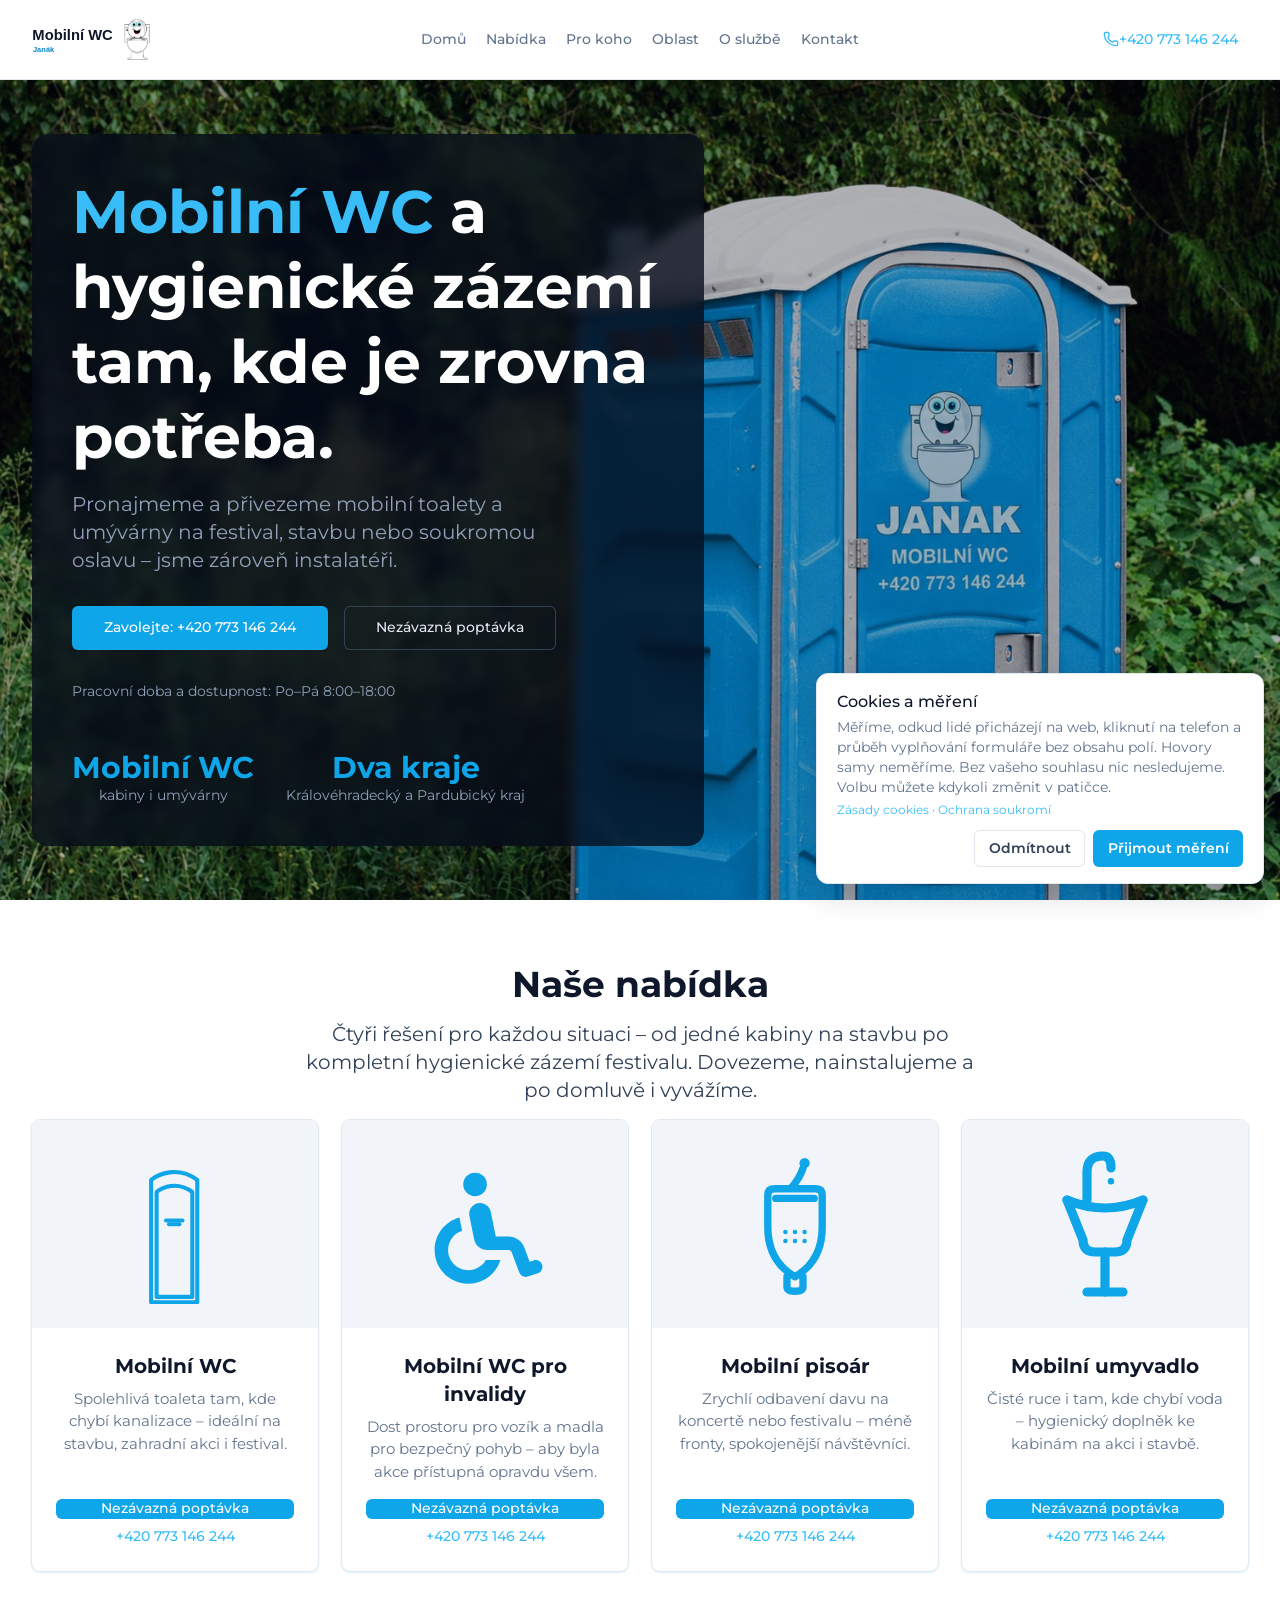
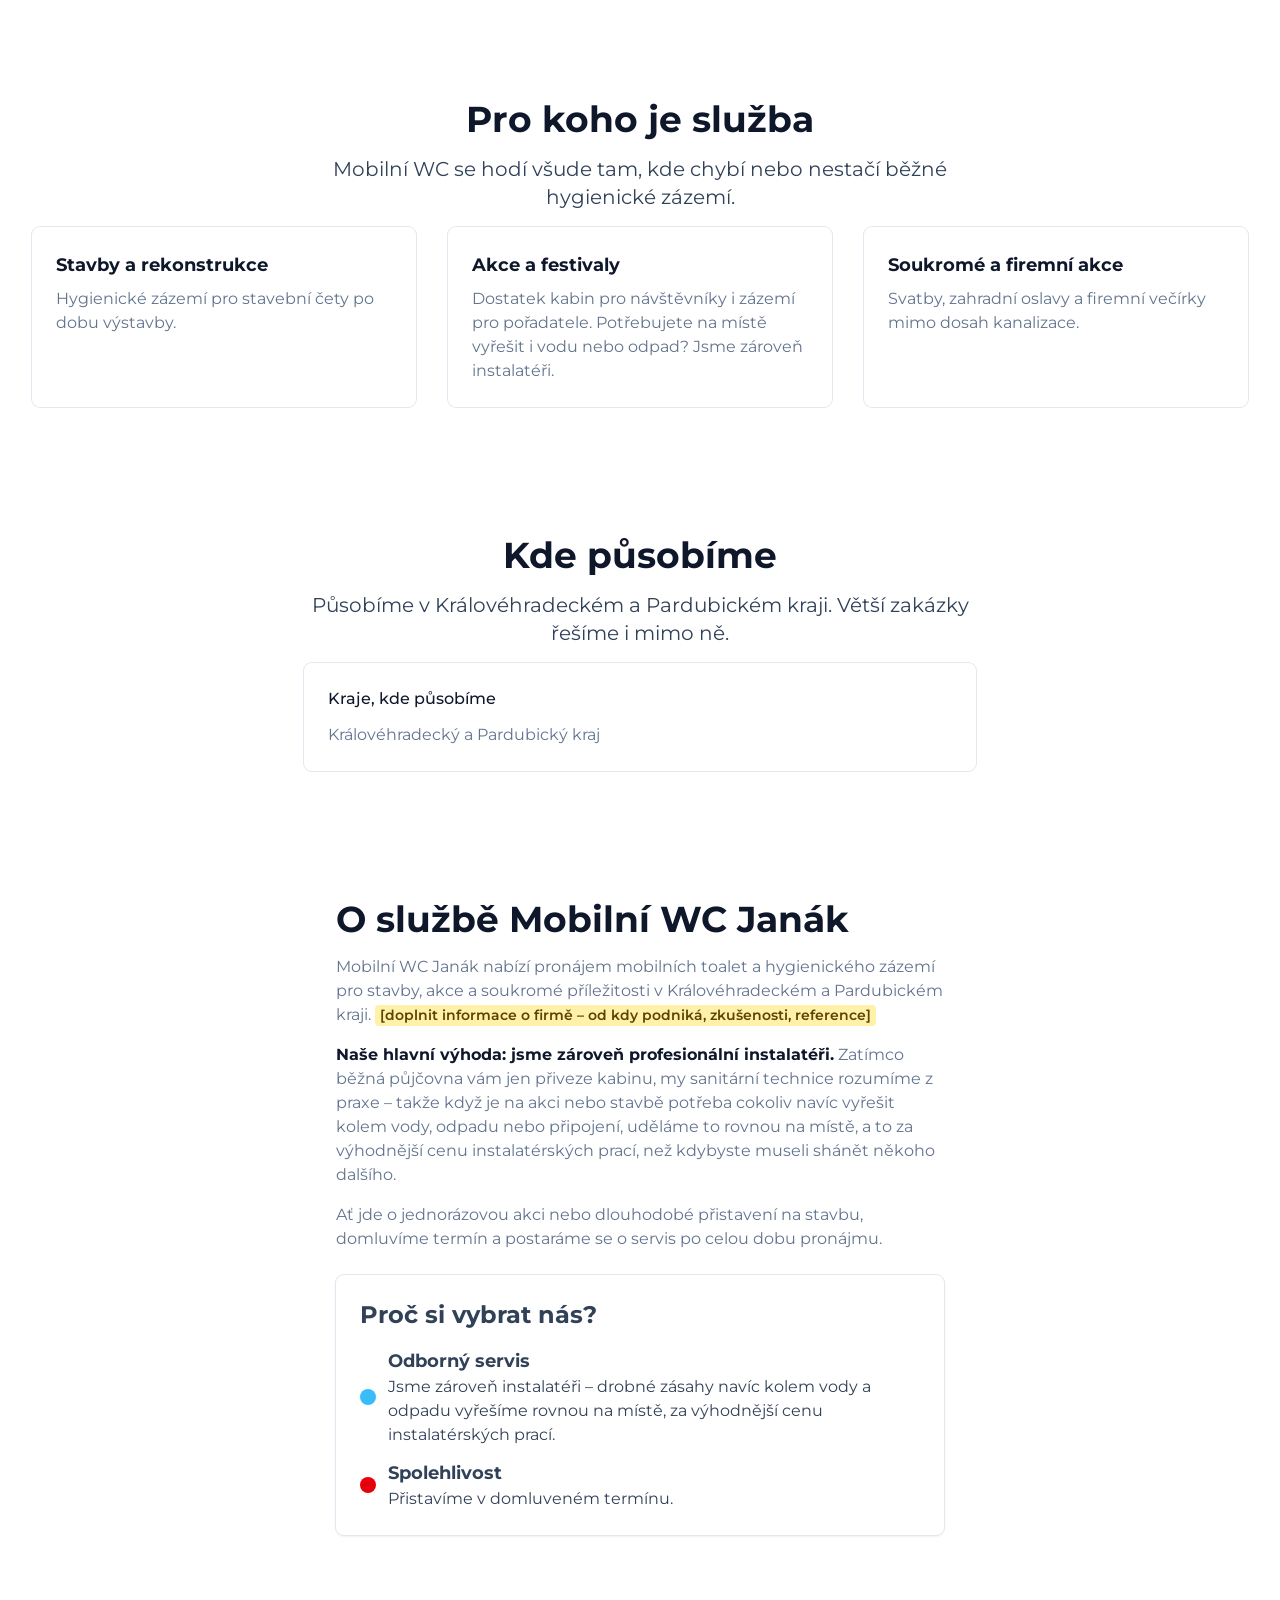
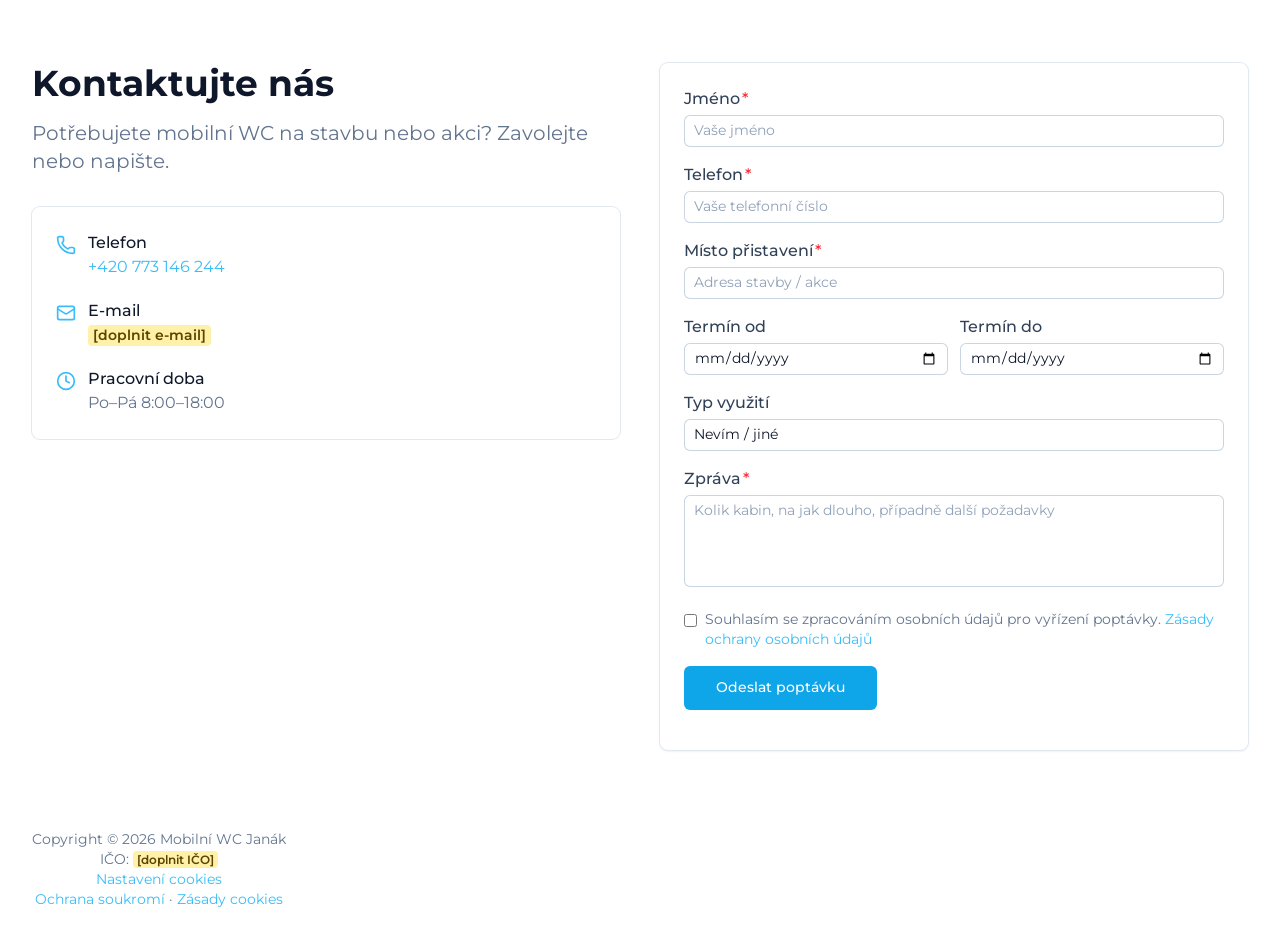
<file: index.html>
<!doctype html>
<html lang="cs-CZ">
<head>
<meta charset="utf-8">
<meta name="viewport" content="width=device-width, initial-scale=1">
<meta name="robots" content="noindex, nofollow">
<title>Mobilní WC a hygienické zázemí – Královéhradecký a Pardubický kraj | Mobilní WC Janák</title>
<meta name="description" content="Pronájem mobilních WC kabin a hygienického zázemí pro stavby, akce a soukromé příležitosti v Královéhradeckém a Pardubickém kraji. Zavolejte na +420 773 146 244.">
<link rel="icon" type="image/png" sizes="32x32" href="assets/img/favicon-32x32.png">
<link rel="icon" type="image/png" sizes="16x16" href="assets/img/favicon-16x16.png">
<link rel="apple-touch-icon" sizes="180x180" href="assets/img/apple-touch-icon.png">
<link rel="stylesheet" href="assets/css/entry.css">
<link rel="stylesheet" href="assets/css/inline.css">
<link rel="stylesheet" href="assets/css/navrh.css?v=14">
<script src="assets/js/mereni.js" defer></script>
<script src="assets/js/navrh.js" defer></script>
<script type="application/ld+json">{"@context": "https://schema.org", "@type": "LocalBusiness", "name": "Mobilní WC Janák", "telephone": "+420773146244", "url": "https://www.mobilni-wc-janak.cz/", "areaServed": [{"@type": "AdministrativeArea", "name": "Královéhradecký kraj"}, {"@type": "AdministrativeArea", "name": "Pardubický kraj"}]}</script>
</head>
<body data-consent="unset">
<div id="app" class="isolate">

<header class="bg-default/75 backdrop-blur border-b border-default h-(--ui-header-height) sticky top-0 z-50">
  <div class="w-full max-w-(--ui-container) mx-auto px-4 sm:px-6 lg:px-8 flex items-center justify-between gap-3 h-full">
    <div class="lg:flex-1 flex items-center gap-1.5">
      <a href="index.html" aria-label="Mobilní WC Janák" class="focus-visible:outline-primary shrink-0 flex items-center">
        <img src="assets/img/logo-janak.svg" alt="Mobilní WC Janák" class="h-12 w-auto">
      </a>
    </div>
    <div class="hidden lg:flex">
      <nav class="relative gap-1.5 items-center justify-between hidden lg:flex" aria-label="Hlavní">
        <ul class="isolate min-w-0 flex items-center">
          <li class="min-w-0 py-2"><a href="index.html" class="group relative w-full flex items-center gap-1.5 font-medium text-sm px-2.5 py-1.5 text-muted hover:text-primary transition-colors"><span class="truncate">Domů</span></a></li>
          <li class="min-w-0 py-2"><a href="#nabidka" class="group relative w-full flex items-center gap-1.5 font-medium text-sm px-2.5 py-1.5 text-muted hover:text-primary transition-colors"><span class="truncate">Nabídka</span></a></li>
          <li class="min-w-0 py-2"><a href="#pro-koho" class="group relative w-full flex items-center gap-1.5 font-medium text-sm px-2.5 py-1.5 text-muted hover:text-primary transition-colors"><span class="truncate">Pro koho</span></a></li>
          <li class="min-w-0 py-2"><a href="#oblast" class="group relative w-full flex items-center gap-1.5 font-medium text-sm px-2.5 py-1.5 text-muted hover:text-primary transition-colors"><span class="truncate">Oblast</span></a></li>
          <li class="min-w-0 py-2"><a href="#o-nas" class="group relative w-full flex items-center gap-1.5 font-medium text-sm px-2.5 py-1.5 text-muted hover:text-primary transition-colors"><span class="truncate">O službě</span></a></li>
          <li class="min-w-0 py-2"><a href="#kontakt" class="group relative w-full flex items-center gap-1.5 font-medium text-sm px-2.5 py-1.5 text-muted hover:text-primary transition-colors"><span class="truncate">Kontakt</span></a></li>
        </ul>
      </nav>
    </div>
    <div class="flex items-center justify-end lg:flex-1 gap-1.5">
      <a href="tel:+420773146244" data-tel-loc="header" class="hidden sm:inline-flex items-center px-2.5 py-1.5 rounded-md text-sm font-medium text-primary hover:bg-elevated transition-colors">
        <span class="iconify i-lucide:phone size-4 bg-primary mr-1.5" aria-hidden="true"></span>+420 773 146 244
      </a>
      <button type="button" aria-label="Otevřít menu" aria-expanded="false" aria-controls="mobile-nav" data-menu-toggle class="rounded-md font-medium inline-flex items-center text-sm gap-1.5 text-default hover:bg-elevated active:bg-elevated focus:outline-none p-1.5 lg:hidden -me-1.5">
        <span class="iconify i-lucide:menu shrink-0 size-5" aria-hidden="true"></span>
      </button>
    </div>
  </div>
</header>
<nav id="mobile-nav" class="mobile-nav" aria-label="Mobilní menu" hidden>
  <a href="index.html">Domů</a>
  <a href="#nabidka">Nabídka</a>
  <a href="#pro-koho">Pro koho</a>
  <a href="#oblast">Oblast</a>
  <a href="#o-nas">O službě</a>
  <a href="#kontakt">Kontakt</a>
</nav>

<main class="min-h-[calc(100vh-var(--ui-header-height))]">

  <!-- HERO -->
  <section class="hero-photo relative isolate overflow-hidden">
    <img src="assets/img/hero-wc-real.jpg?v=9" alt="Mobilní WC Janák – reálná kabina s logem" class="hero-photo__bg">
    <div class="hero-photo__overlay" aria-hidden="true"></div>
    <div class="dark relative z-10 w-full max-w-(--ui-container) mx-auto px-4 sm:px-6 lg:px-8 min-h-[calc(100vh-var(--ui-header-height))] grid grid-cols-1 items-center gap-8">
      <div class="space-y-8 max-w-2xl hero-photo__panel">
        <div class="space-y-4">
          <h1 class="text-4xl md:text-6xl font-bold text-highlighted leading-tight"><span class="text-primary relative">Mobilní WC</span> a hygienické zázemí tam, kde je zrovna potřeba.</h1>
          <p class="text-xl text-muted max-w-lg">Pronajmeme a přivezeme mobilní toalety a umývárny na festival, stavbu nebo soukromou oslavu – jsme zároveň instalatéři.</p>
        </div>
        <div class="flex flex-col sm:flex-row gap-4 items-start">
          <a href="tel:+420773146244" data-tel-loc="hero" class="inline-flex items-center justify-center gap-2 whitespace-nowrap text-sm font-medium transition-colors h-11 rounded-md px-8 bg-blue-600 hover:bg-blue-700 text-white">Zavolejte: +420 773 146 244</a>
          <a href="#kontakt" data-cta="hero_poptavka" class="inline-flex items-center justify-center gap-2 whitespace-nowrap text-sm font-medium transition-colors h-11 rounded-md px-8 ring ring-inset ring-accented text-default hover:bg-elevated">Nezávazná poptávka</a>
        </div>
        <p class="text-sm text-muted">Pracovní doba a dostupnost: Po–Pá 8:00–18:00</p>
        <div class="flex flex-wrap gap-x-8 gap-y-4 pt-4 justify-center sm:justify-start">
          <div class="text-center sm:text-left"><div class="text-3xl font-bold text-blue-600">Mobilní WC</div><div class="text-sm text-muted">kabiny i umývárny</div></div>
          <div class="text-center sm:text-left"><div class="text-3xl font-bold text-blue-600">Dva kraje</div><div class="text-sm text-muted">Královéhradecký a Pardubický kraj</div></div>
        </div>
      </div>
    </div>
  </section>

  <!-- NABÍDKA -->
  <section id="nabidka" class="my-8 lg:my-0 py-12 lg:py-16 grid items-center scroll-mt-[var(--ui-header-height)]">
    <div class="w-full max-w-(--ui-container) mx-auto px-4 sm:px-6 lg:px-8">
      <h2 class="text-4xl text-center font-bold text-highlighted">Naše nabídka</h2>
      <p class="text-center text-xl my-4 max-w-2xl mx-auto">Čtyři řešení pro každou situaci – od jedné kabiny na stavbu po kompletní hygienické zázemí festivalu. Dovezeme, nainstalujeme a po domluvě i vyvážíme.</p>
      <div class="relative grid grid-cols-1 sm:grid-cols-2 lg:grid-cols-4 gap-6">

        <div class="relative flex flex-col rounded-lg bg-default ring ring-default shadow hover:-translate-0.5 hover:shadow-xl transition duration-300 ease-in-out shadow-blue-200 overflow-hidden">
          <div class="bg-elevated flex items-center justify-center p-6"><img src="assets/img/icon-wc.svg?v=11" alt="Mobilní WC Janák" class="h-40 w-auto"></div>
          <div class="flex flex-col flex-1 gap-2 p-4 sm:p-6 text-center">
            <h3 class="text-xl font-bold text-highlighted">Mobilní WC</h3>
            <p class="text-[15px] text-muted flex-1">Spolehlivá toaleta tam, kde chybí kanalizace – ideální na stavbu, zahradní akci i festival.</p>
            <a href="#kontakt" data-cta="nabidka_wc" class="inline-flex items-center justify-center gap-2 whitespace-nowrap text-sm font-medium transition-colors h-10 rounded-md px-4 bg-blue-600 hover:bg-blue-700 text-white w-full mt-2">Nezávazná poptávka</a>
            <a href="tel:+420773146244" data-tel-loc="nabidka_wc" class="inline-flex items-center justify-center gap-1.5 text-sm font-medium text-primary hover:underline">+420 773 146 244</a>
          </div>
        </div>

        <div class="relative flex flex-col rounded-lg bg-default ring ring-default shadow hover:-translate-0.5 hover:shadow-xl transition duration-300 ease-in-out shadow-blue-200 overflow-hidden">
          <div class="bg-elevated flex items-center justify-center p-6"><img src="assets/img/icon-invalid.svg?v=11" alt="Mobilní WC pro invalidy Janák" class="h-40 w-auto"></div>
          <div class="flex flex-col flex-1 gap-2 p-4 sm:p-6 text-center">
            <h3 class="text-xl font-bold text-highlighted">Mobilní WC pro invalidy</h3>
            <p class="text-[15px] text-muted flex-1">Dost prostoru pro vozík a madla pro bezpečný pohyb – aby byla akce přístupná opravdu všem.</p>
            <a href="#kontakt" data-cta="nabidka_invalid" class="inline-flex items-center justify-center gap-2 whitespace-nowrap text-sm font-medium transition-colors h-10 rounded-md px-4 bg-blue-600 hover:bg-blue-700 text-white w-full mt-2">Nezávazná poptávka</a>
            <a href="tel:+420773146244" data-tel-loc="nabidka_invalid" class="inline-flex items-center justify-center gap-1.5 text-sm font-medium text-primary hover:underline">+420 773 146 244</a>
          </div>
        </div>

        <div class="relative flex flex-col rounded-lg bg-default ring ring-default shadow hover:-translate-0.5 hover:shadow-xl transition duration-300 ease-in-out shadow-blue-200 overflow-hidden">
          <div class="bg-elevated flex items-center justify-center p-6"><img src="assets/img/icon-pisoar.svg?v=11" alt="Mobilní pisoár Janák" class="h-40 w-auto"></div>
          <div class="flex flex-col flex-1 gap-2 p-4 sm:p-6 text-center">
            <h3 class="text-xl font-bold text-highlighted">Mobilní pisoár</h3>
            <p class="text-[15px] text-muted flex-1">Zrychlí odbavení davu na koncertě nebo festivalu – méně fronty, spokojenější návštěvníci.</p>
            <a href="#kontakt" data-cta="nabidka_pisoar" class="inline-flex items-center justify-center gap-2 whitespace-nowrap text-sm font-medium transition-colors h-10 rounded-md px-4 bg-blue-600 hover:bg-blue-700 text-white w-full mt-2">Nezávazná poptávka</a>
            <a href="tel:+420773146244" data-tel-loc="nabidka_pisoar" class="inline-flex items-center justify-center gap-1.5 text-sm font-medium text-primary hover:underline">+420 773 146 244</a>
          </div>
        </div>

        <div class="relative flex flex-col rounded-lg bg-default ring ring-default shadow hover:-translate-0.5 hover:shadow-xl transition duration-300 ease-in-out shadow-blue-200 overflow-hidden">
          <div class="bg-elevated flex items-center justify-center p-6"><img src="assets/img/icon-umyvadlo.svg?v=11" alt="Mobilní umyvadlo Janák" class="h-40 w-auto"></div>
          <div class="flex flex-col flex-1 gap-2 p-4 sm:p-6 text-center">
            <h3 class="text-xl font-bold text-highlighted">Mobilní umyvadlo</h3>
            <p class="text-[15px] text-muted flex-1">Čisté ruce i tam, kde chybí voda – hygienický doplněk ke kabinám na akci i stavbě.</p>
            <a href="#kontakt" data-cta="nabidka_umyvadlo" class="inline-flex items-center justify-center gap-2 whitespace-nowrap text-sm font-medium transition-colors h-10 rounded-md px-4 bg-blue-600 hover:bg-blue-700 text-white w-full mt-2">Nezávazná poptávka</a>
            <a href="tel:+420773146244" data-tel-loc="nabidka_umyvadlo" class="inline-flex items-center justify-center gap-1.5 text-sm font-medium text-primary hover:underline">+420 773 146 244</a>
          </div>
        </div>

      </div>
    </div>
  </section>

  <!-- PRO KOHO -->
  <section id="pro-koho" class="my-8 lg:my-0 py-12 lg:py-16 grid items-center scroll-mt-[var(--ui-header-height)]">
    <div class="w-full max-w-(--ui-container) mx-auto px-4 sm:px-6 lg:px-8">
      <h2 class="text-4xl text-center font-bold text-highlighted">Pro koho je služba</h2>
      <p class="text-center text-xl my-4 max-w-2xl mx-auto">Mobilní WC se hodí všude tam, kde chybí nebo nestačí běžné hygienické zázemí.</p>
      <div class="grid grid-cols-1 sm:grid-cols-3 gap-8">
        <div class="ring ring-default rounded-lg bg-default p-6 space-y-2">
          <h3 class="text-lg font-bold text-highlighted">Stavby a rekonstrukce</h3>
          <p class="text-muted">Hygienické zázemí pro stavební čety po dobu výstavby.</p>
        </div>
        <div class="ring ring-default rounded-lg bg-default p-6 space-y-2">
          <h3 class="text-lg font-bold text-highlighted">Akce a festivaly</h3>
          <p class="text-muted">Dostatek kabin pro návštěvníky i zázemí pro pořadatele. Potřebujete na místě vyřešit i vodu nebo odpad? Jsme zároveň instalatéři.</p>
        </div>
        <div class="ring ring-default rounded-lg bg-default p-6 space-y-2">
          <h3 class="text-lg font-bold text-highlighted">Soukromé a firemní akce</h3>
          <p class="text-muted">Svatby, zahradní oslavy a firemní večírky mimo dosah kanalizace.</p>
        </div>
      </div>
    </div>
  </section>

  <!-- OBLAST -->
  <section id="oblast" class="my-8 lg:my-0 py-12 lg:py-16 grid items-center scroll-mt-[var(--ui-header-height)]">
    <div class="w-full max-w-(--ui-container) mx-auto px-4 sm:px-6 lg:px-8">
      <h2 class="text-4xl text-center font-bold text-highlighted">Kde působíme</h2>
      <p class="text-center text-xl my-4 max-w-2xl mx-auto">Působíme v Královéhradeckém a Pardubickém kraji. Větší zakázky řešíme i mimo ně.</p>
      <div class="ring ring-default rounded-lg bg-default p-6 max-w-2xl mx-auto space-y-3">
        <div class="font-medium text-highlighted">Kraje, kde působíme</div>
        <p class="text-muted">Královéhradecký a Pardubický kraj</p>
      </div>
    </div>
  </section>

  <!-- O SLUŽBĚ -->
  <section id="o-nas" class="my-8 lg:my-0 py-12 lg:py-16 grid items-center scroll-mt-[var(--ui-header-height)]">
    <div class="w-full max-w-(--ui-container) mx-auto px-4 sm:px-6 lg:px-8 max-w-2xl">
      <h2 class="text-4xl font-bold text-highlighted">O službě Mobilní WC Janák</h2>
      <p class="my-4 text-muted">Mobilní WC Janák nabízí pronájem mobilních toalet a hygienického zázemí pro stavby, akce a soukromé příležitosti v Královéhradeckém a Pardubickém kraji. <span class="ov" title="Otevřený bod – ověřit před spuštěním">[doplnit informace o firmě – od kdy podniká, zkušenosti, reference]</span></p>
      <p class="my-4 text-muted"><strong class="text-highlighted">Naše hlavní výhoda: jsme zároveň profesionální instalatéři.</strong> Zatímco běžná půjčovna vám jen přiveze kabinu, my sanitární technice rozumíme z praxe – takže když je na akci nebo stavbě potřeba cokoliv navíc vyřešit kolem vody, odpadu nebo připojení, uděláme to rovnou na místě, a to za výhodnější cenu instalatérských prací, než kdybyste museli shánět někoho dalšího.</p>
      <p class="my-4 text-muted">Ať jde o jednorázovou akci nebo dlouhodobé přistavení na stavbu, domluvíme termín a postaráme se o servis po celou dobu pronájmu.</p>
      <div class="ring ring-default rounded-lg bg-default p-6 mt-6 shadow">
        <h3 class="text-2xl font-bold mb-4">Proč si vybrat nás?</h3>
        <ul class="space-y-3">
          <li class="flex items-center gap-3"><span class="size-4 rounded-full bg-primary shrink-0"></span><div><h4 class="text-lg font-bold">Odborný servis</h4><p>Jsme zároveň instalatéři – drobné zásahy navíc kolem vody a odpadu vyřešíme rovnou na místě, za výhodnější cenu instalatérských prací.</p></div></li>
          <li class="flex items-center gap-3"><span class="size-4 rounded-full bg-red-600 shrink-0"></span><div><h4 class="text-lg font-bold">Spolehlivost</h4><p>Přistavíme v domluveném termínu.</p></div></li>
        </ul>
      </div>
    </div>
  </section>

  <!-- KONTAKT -->
  <section id="kontakt" class="my-8 lg:my-0 py-12 lg:py-16 grid items-center scroll-mt-[var(--ui-header-height)]">
    <div class="w-full max-w-(--ui-container) mx-auto px-4 sm:px-6 lg:px-8 grid lg:grid-cols-2 gap-10 items-start">
      <div class="space-y-8">
        <div>
          <h2 class="text-4xl font-bold text-highlighted">Kontaktujte nás</h2>
          <p class="text-xl my-4 text-muted">Potřebujete mobilní WC na stavbu nebo akci? Zavolejte nebo napište.</p>
        </div>
        <div class="space-y-5 ring ring-default rounded-lg bg-default p-4 sm:p-6">
          <div class="flex items-start gap-3"><span class="iconify i-lucide:phone size-5 bg-primary shrink-0 mt-1" aria-hidden="true"></span><div><div class="font-medium text-highlighted">Telefon</div><div class="text-muted"><a href="tel:+420773146244" data-tel-loc="kontakt" class="text-primary hover:underline">+420 773 146 244</a></div></div></div>
          <div class="flex items-start gap-3"><span class="iconify i-lucide:mail size-5 bg-primary shrink-0 mt-1" aria-hidden="true"></span><div><div class="font-medium text-highlighted">E-mail</div><div class="text-muted"><span class="ov" title="Otevřený bod – ověřit před spuštěním">[doplnit e-mail]</span></div></div></div>
          <div class="flex items-start gap-3"><span class="iconify i-lucide:clock-4 size-5 bg-primary shrink-0 mt-1" aria-hidden="true"></span><div><div class="font-medium text-highlighted">Pracovní doba</div><div class="text-muted">Po–Pá 8:00–18:00</div></div></div>
        </div>
      </div>
      <div class="space-y-4">
        <form data-lead-form data-form-type="web" class="space-y-4 ring ring-default rounded-lg bg-default p-4 sm:p-6 shadow">
          <div>
            <label for="f-name" class="block font-medium text-default after:content-['*'] after:ms-0.5 after:text-error">Jméno</label>
            <div class="mt-1"><input id="f-name" name="name" type="text" required autocomplete="name" placeholder="Vaše jméno" class="w-full rounded-md border-0 appearance-none placeholder:text-dimmed focus:outline-none transition-colors px-2.5 py-1.5 text-sm text-highlighted bg-default ring ring-inset ring-accented focus-visible:ring-2 focus-visible:ring-inset focus-visible:ring-primary"></div>
          </div>
          <div>
            <label for="f-tel" class="block font-medium text-default after:content-['*'] after:ms-0.5 after:text-error">Telefon</label>
            <div class="mt-1"><input id="f-tel" name="phone" type="tel" required autocomplete="tel" placeholder="Vaše telefonní číslo" class="w-full rounded-md border-0 appearance-none placeholder:text-dimmed focus:outline-none transition-colors px-2.5 py-1.5 text-sm text-highlighted bg-default ring ring-inset ring-accented focus-visible:ring-2 focus-visible:ring-inset focus-visible:ring-primary"></div>
          </div>
          <div>
            <label for="f-addr" class="block font-medium text-default after:content-['*'] after:ms-0.5 after:text-error">Místo přistavení</label>
            <div class="mt-1"><input id="f-addr" name="address" type="text" required placeholder="Adresa stavby / akce" class="w-full rounded-md border-0 appearance-none placeholder:text-dimmed focus:outline-none transition-colors px-2.5 py-1.5 text-sm text-highlighted bg-default ring ring-inset ring-accented focus-visible:ring-2 focus-visible:ring-inset focus-visible:ring-primary"></div>
          </div>
          <div class="grid grid-cols-2 gap-3">
            <div>
              <label for="f-od" class="block font-medium text-default">Termín od</label>
              <div class="mt-1"><input id="f-od" name="date_from" type="date" class="w-full rounded-md border-0 appearance-none focus:outline-none transition-colors px-2.5 py-1.5 text-sm text-highlighted bg-default ring ring-inset ring-accented focus-visible:ring-2 focus-visible:ring-inset focus-visible:ring-primary"></div>
            </div>
            <div>
              <label for="f-do" class="block font-medium text-default">Termín do</label>
              <div class="mt-1"><input id="f-do" name="date_to" type="date" class="w-full rounded-md border-0 appearance-none focus:outline-none transition-colors px-2.5 py-1.5 text-sm text-highlighted bg-default ring ring-inset ring-accented focus-visible:ring-2 focus-visible:ring-inset focus-visible:ring-primary"></div>
            </div>
          </div>
          <div>
            <label for="f-svc" class="block font-medium text-default">Typ využití</label>
            <div class="mt-1"><select id="f-svc" name="service" class="w-full rounded-md border-0 appearance-none focus:outline-none transition-colors px-2.5 py-1.5 text-sm text-highlighted bg-default ring ring-inset ring-accented focus-visible:ring-2 focus-visible:ring-inset focus-visible:ring-primary"><option value="">Nevím / jiné</option><option>Stavba</option><option>Akce / festival</option><option>Soukromá akce</option></select></div>
          </div>
          <div>
            <label for="f-msg" class="block font-medium text-default after:content-['*'] after:ms-0.5 after:text-error">Zpráva</label>
            <div class="mt-1"><textarea id="f-msg" name="message" rows="4" required placeholder="Kolik kabin, na jak dlouho, případně další požadavky" class="w-full rounded-md border-0 appearance-none placeholder:text-dimmed focus:outline-none transition-colors px-2.5 py-1.5 text-sm text-highlighted bg-default ring ring-inset ring-accented focus-visible:ring-2 focus-visible:ring-inset focus-visible:ring-primary resize-none"></textarea></div>
          </div>
          <div class="flex items-start gap-2 text-sm">
            <input id="f-gdpr" name="gdpr" type="checkbox" required class="mt-1">
            <label for="f-gdpr" class="text-muted">Souhlasím se zpracováním osobních údajů pro vyřízení poptávky. <a href="ochrana-soukromi.html" class="text-primary hover:underline">Zásady ochrany osobních údajů</a></label>
          </div>
          <button type="submit" class="inline-flex items-center justify-center gap-2 whitespace-nowrap text-sm font-medium transition-colors h-11 rounded-md px-8 bg-blue-600 hover:bg-blue-700 text-white w-full sm:w-auto">Odeslat poptávku</button>
          <p data-thanks hidden class="text-sm text-highlighted" role="status">Děkujeme, poptávku jsme přijali. <span class="ov" title="Otevřený bod – ověřit před spuštěním">[prototyp: zpráva se nikam neodeslala]</span></p>
        </form>
      </div>
    </div>
  </section>

</main>

<footer>
  <div class="w-full max-w-(--ui-container) mx-auto px-4 sm:px-6 lg:px-8 py-8 lg:py-4 lg:flex lg:items-center lg:justify-between lg:gap-x-3">
    <div class="flex items-center justify-center lg:justify-start gap-x-1.5 flex-col">
      <p class="text-muted text-sm">Copyright © 2026 Mobilní WC Janák</p>
      <p class="text-muted text-sm">IČO: <span class="ov" title="Otevřený bod – ověřit před spuštěním">[doplnit IČO]</span></p>
      <p class="text-muted text-sm"><button type="button" data-cookie-reset class="text-primary hover:underline">Nastavení cookies</button></p>
      <p class="text-muted text-sm"><a href="ochrana-soukromi.html" class="text-primary hover:underline">Ochrana soukromí</a> · <a href="zasady-cookies.html" class="text-primary hover:underline">Zásady cookies</a></p>
    </div>
  </div>
</footer>

<div class="call-bar" role="region" aria-label="Rychlý kontakt">
  <a href="tel:+420773146244" data-tel-loc="sticky" class="call-bar__call">Zavolat</a>
  <a href="#kontakt" data-cta="sticky_poptavka" class="call-bar__form">Poptávka</a>
</div>

<div class="cookie-banner" role="dialog" aria-label="Cookies a měření" hidden>
  <div class="cookie-banner__text">
    <p class="font-medium text-highlighted">Cookies a měření</p>
    <p class="text-sm text-muted">Měříme, odkud lidé přicházejí na web, kliknutí na telefon a průběh vyplňování formuláře bez obsahu polí. Hovory samy neměříme. Bez vašeho souhlasu nic nesledujeme. Volbu můžete kdykoli změnit v patičce.</p>
    <p class="text-xs text-muted"><a href="zasady-cookies.html" class="text-primary hover:underline">Zásady cookies</a> · <a href="ochrana-soukromi.html" class="text-primary hover:underline">Ochrana soukromí</a></p>
  </div>
  <div class="cookie-banner__btns">
    <button type="button" data-consent-set="denied" class="cookie-btn cookie-btn--ghost">Odmítnout</button>
    <button type="button" data-consent-set="granted" class="cookie-btn">Přijmout měření</button>
  </div>
</div>

</div>
</body>
</html>
</file>
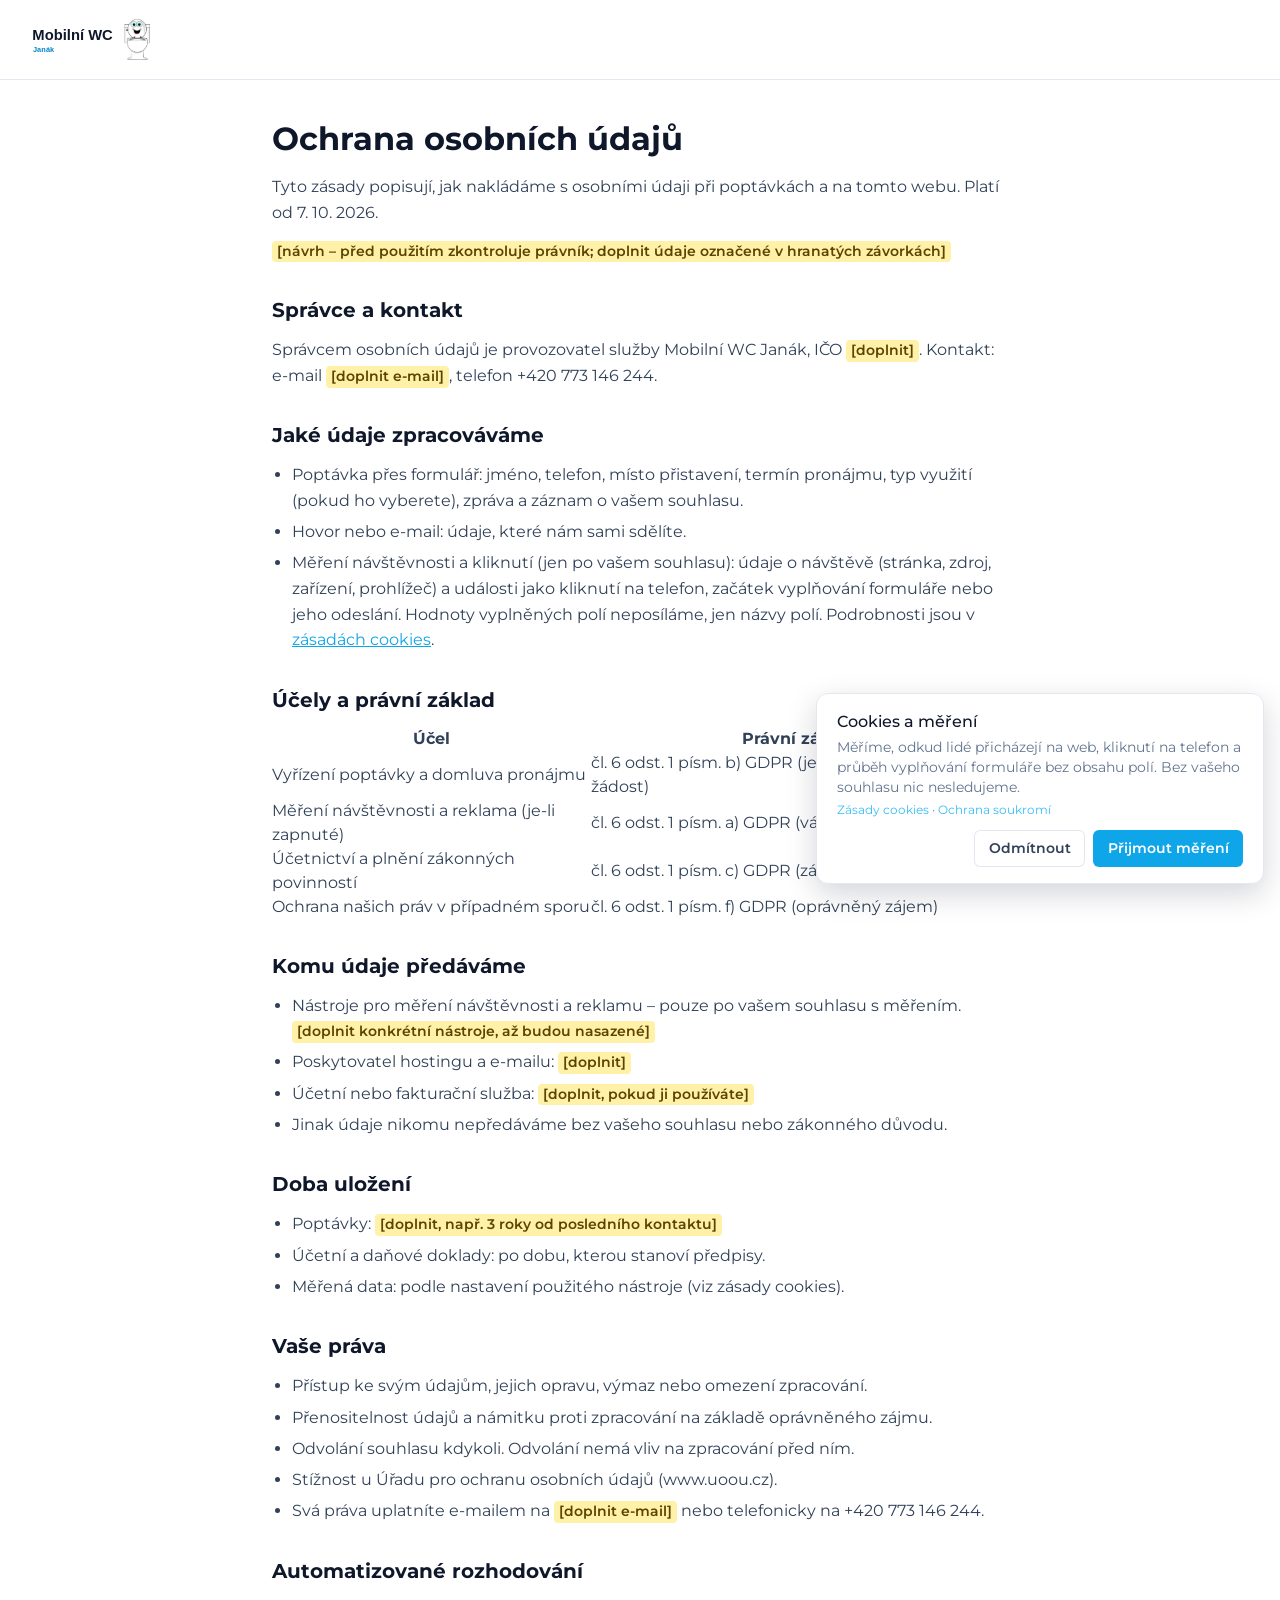
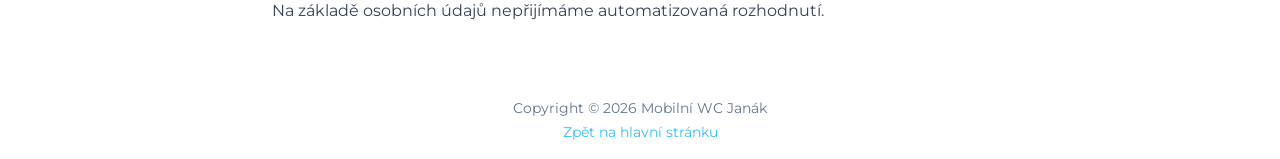
<file: ochrana-soukromi.html>
<!doctype html>
<html lang="cs-CZ">
<head>
<meta charset="utf-8">
<meta name="viewport" content="width=device-width, initial-scale=1">
<meta name="robots" content="noindex, nofollow">
<title>Ochrana osobních údajů | Mobilní WC Janák</title>
<meta name="description" content="Jaké osobní údaje zpracovává Mobilní WC Janák, proč a jaká máte práva.">
<link rel="icon" type="image/png" sizes="32x32" href="assets/img/favicon-32x32.png">
<link rel="icon" type="image/png" sizes="16x16" href="assets/img/favicon-16x16.png">
<link rel="apple-touch-icon" sizes="180x180" href="assets/img/apple-touch-icon.png">
<link rel="stylesheet" href="assets/css/entry.css">
<link rel="stylesheet" href="assets/css/inline.css">
<link rel="stylesheet" href="assets/css/navrh.css?v=13">
<script src="assets/js/mereni.js" defer></script>
<script src="assets/js/navrh.js" defer></script>
</head>
<body data-consent="unset">
<div id="app" class="isolate">

<header class="bg-default/75 backdrop-blur border-b border-default h-(--ui-header-height) sticky top-0 z-50">
  <div class="w-full max-w-(--ui-container) mx-auto px-4 sm:px-6 lg:px-8 flex items-center justify-between gap-3 h-full">
    <a href="index.html" aria-label="Mobilní WC Janák" class="focus-visible:outline-primary shrink-0 flex items-center">
      <img src="assets/img/logo-janak.svg" alt="Mobilní WC Janák" class="h-12 w-auto">
    </a>
    <button type="button" aria-label="Otevřít menu" aria-expanded="false" aria-controls="mobile-nav" data-menu-toggle class="rounded-md font-medium inline-flex items-center text-sm gap-1.5 text-default hover:bg-elevated active:bg-elevated focus:outline-none p-1.5 lg:hidden -me-1.5">
      <span class="iconify i-lucide:menu shrink-0 size-5" aria-hidden="true"></span>
    </button>
  </div>
</header>
<nav id="mobile-nav" class="mobile-nav" aria-label="Mobilní menu" hidden>
  <a href="index.html">Domů</a>
  <a href="index.html#kontakt">Kontakt</a>
</nav>

<main class="policy">
  <h1 class="policy__title">Ochrana osobních údajů</h1>
  <p class="policy__p">Tyto zásady popisují, jak nakládáme s osobními údaji při poptávkách a na tomto webu. Platí od 7. 10. 2026.</p>
  <p class="policy__p"><span class="ov" title="Otevřený bod – ověřit před spuštěním">[návrh – před použitím zkontroluje právník; doplnit údaje označené v hranatých závorkách]</span></p>

  <h2 class="policy__h">Správce a kontakt</h2>
  <p class="policy__p">Správcem osobních údajů je provozovatel služby Mobilní WC Janák, IČO <span class="ov" title="Otevřený bod – ověřit před spuštěním">[doplnit]</span>. Kontakt: e-mail <span class="ov" title="Otevřený bod – ověřit před spuštěním">[doplnit e-mail]</span>, telefon +420 773 146 244.</p>

  <h2 class="policy__h">Jaké údaje zpracováváme</h2>
  <ul class="policy__ul">
    <li>Poptávka přes formulář: jméno, telefon, místo přistavení, termín pronájmu, typ využití (pokud ho vyberete), zpráva a záznam o vašem souhlasu.</li>
    <li>Hovor nebo e-mail: údaje, které nám sami sdělíte.</li>
    <li>Měření návštěvnosti a kliknutí (jen po vašem souhlasu): údaje o návštěvě (stránka, zdroj, zařízení, prohlížeč) a události jako kliknutí na telefon, začátek vyplňování formuláře nebo jeho odeslání. Hodnoty vyplněných polí neposíláme, jen názvy polí. Podrobnosti jsou v <a href="zasady-cookies.html">zásadách cookies</a>.</li>
  </ul>

  <h2 class="policy__h">Účely a právní základ</h2>
  <div class="policy__tbl"><table><thead><tr><th>Účel</th><th>Právní základ</th></tr></thead><tbody>
    <tr><td>Vyřízení poptávky a domluva pronájmu</td><td>čl. 6 odst. 1 písm. b) GDPR (jednání o smlouvě na vaši žádost)</td></tr>
    <tr><td>Měření návštěvnosti a reklama (je-li zapnuté)</td><td>čl. 6 odst. 1 písm. a) GDPR (váš souhlas)</td></tr>
    <tr><td>Účetnictví a plnění zákonných povinností</td><td>čl. 6 odst. 1 písm. c) GDPR (zákonná povinnost)</td></tr>
    <tr><td>Ochrana našich práv v případném sporu</td><td>čl. 6 odst. 1 písm. f) GDPR (oprávněný zájem)</td></tr>
  </tbody></table></div>

  <h2 class="policy__h">Komu údaje předáváme</h2>
  <ul class="policy__ul">
    <li>Nástroje pro měření návštěvnosti a reklamu – pouze po vašem souhlasu s měřením. <span class="ov" title="Otevřený bod – ověřit před spuštěním">[doplnit konkrétní nástroje, až budou nasazené]</span></li>
    <li>Poskytovatel hostingu a e-mailu: <span class="ov" title="Otevřený bod – ověřit před spuštěním">[doplnit]</span></li>
    <li>Účetní nebo fakturační služba: <span class="ov" title="Otevřený bod – ověřit před spuštěním">[doplnit, pokud ji používáte]</span></li>
    <li>Jinak údaje nikomu nepředáváme bez vašeho souhlasu nebo zákonného důvodu.</li>
  </ul>

  <h2 class="policy__h">Doba uložení</h2>
  <ul class="policy__ul">
    <li>Poptávky: <span class="ov" title="Otevřený bod – ověřit před spuštěním">[doplnit, např. 3 roky od posledního kontaktu]</span></li>
    <li>Účetní a daňové doklady: po dobu, kterou stanoví předpisy.</li>
    <li>Měřená data: podle nastavení použitého nástroje (viz zásady cookies).</li>
  </ul>

  <h2 class="policy__h">Vaše práva</h2>
  <ul class="policy__ul">
    <li>Přístup ke svým údajům, jejich opravu, výmaz nebo omezení zpracování.</li>
    <li>Přenositelnost údajů a námitku proti zpracování na základě oprávněného zájmu.</li>
    <li>Odvolání souhlasu kdykoli. Odvolání nemá vliv na zpracování před ním.</li>
    <li>Stížnost u Úřadu pro ochranu osobních údajů (www.uoou.cz).</li>
    <li>Svá práva uplatníte e-mailem na <span class="ov" title="Otevřený bod – ověřit před spuštěním">[doplnit e-mail]</span> nebo telefonicky na +420 773 146 244.</li>
  </ul>

  <h2 class="policy__h">Automatizované rozhodování</h2>
  <p class="policy__p">Na základě osobních údajů nepřijímáme automatizovaná rozhodnutí.</p>
</main>

<footer>
  <div class="w-full max-w-(--ui-container) mx-auto px-4 sm:px-6 lg:px-8 py-8 lg:py-4 flex items-center justify-center flex-col gap-1">
    <p class="text-muted text-sm">Copyright © 2026 Mobilní WC Janák</p>
    <p class="text-muted text-sm"><a href="index.html" class="text-primary hover:underline">Zpět na hlavní stránku</a></p>
  </div>
</footer>

<div class="call-bar" role="region" aria-label="Rychlý kontakt">
  <a href="tel:+420773146244" data-tel-loc="policy" class="call-bar__call">Zavolat</a>
  <a href="index.html#kontakt" data-cta="policy_poptavka" class="call-bar__form">Poptávka</a>
</div>

<div class="cookie-banner" role="dialog" aria-label="Cookies a měření" hidden>
  <div class="cookie-banner__text">
    <p class="font-medium text-highlighted">Cookies a měření</p>
    <p class="text-sm text-muted">Měříme, odkud lidé přicházejí na web, kliknutí na telefon a průběh vyplňování formuláře bez obsahu polí. Bez vašeho souhlasu nic nesledujeme.</p>
    <p class="text-xs text-muted"><a href="zasady-cookies.html" class="text-primary hover:underline">Zásady cookies</a> · <a href="ochrana-soukromi.html" class="text-primary hover:underline">Ochrana soukromí</a></p>
  </div>
  <div class="cookie-banner__btns">
    <button type="button" data-consent-set="denied" class="cookie-btn cookie-btn--ghost">Odmítnout</button>
    <button type="button" data-consent-set="granted" class="cookie-btn">Přijmout měření</button>
  </div>
</div>

</div>
</body>
</html>
</file>
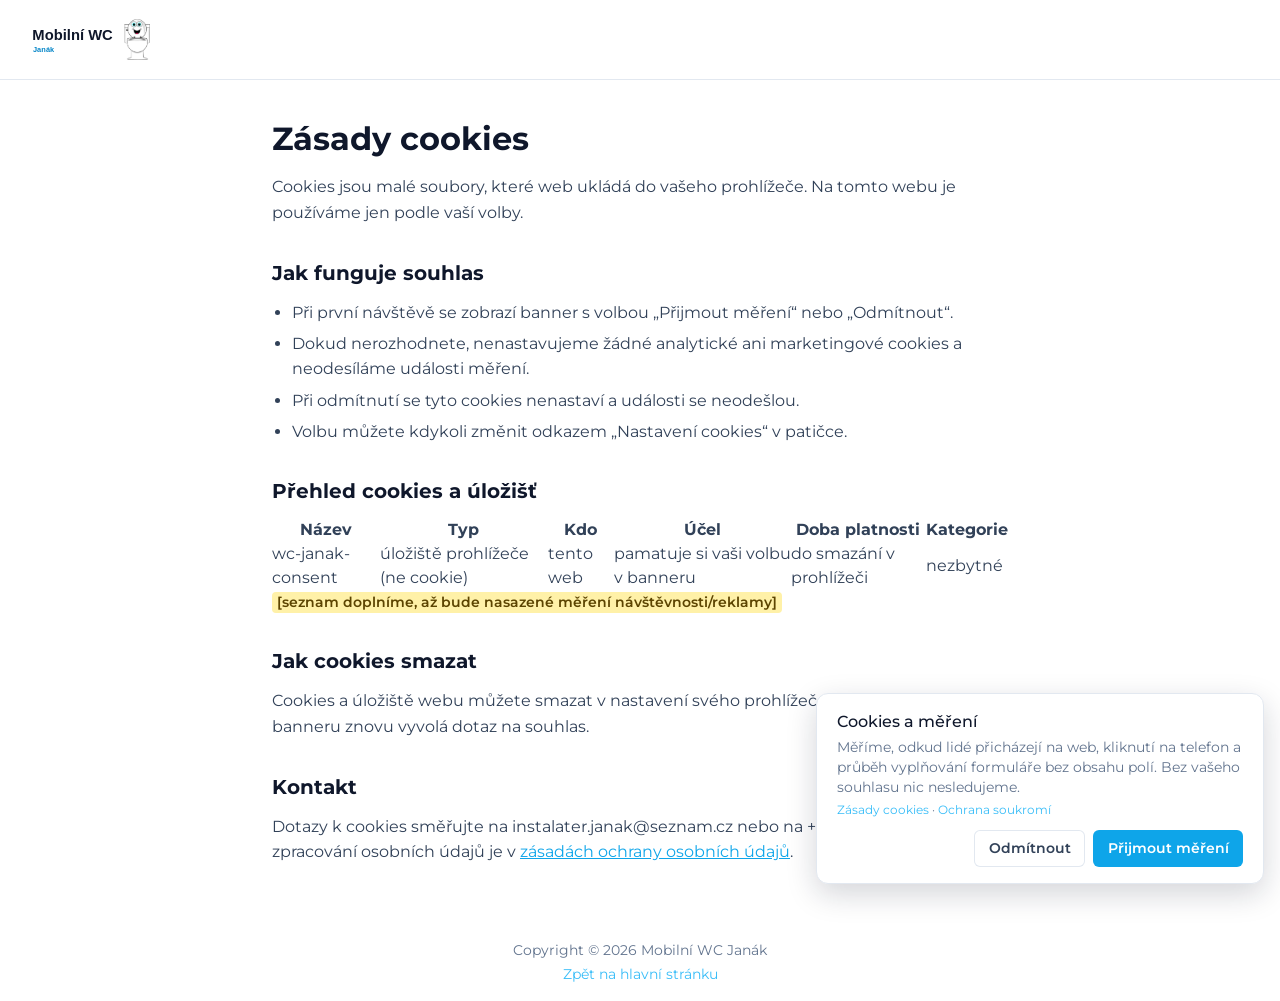
<file: zasady-cookies.html>
<!doctype html>
<html lang="cs-CZ">
<head>
<meta charset="utf-8">
<meta name="viewport" content="width=device-width, initial-scale=1">
<meta name="robots" content="noindex, nofollow">
<title>Zásady cookies | Mobilní WC Janák</title>
<meta name="description" content="Jak Mobilní WC Janák používá cookies a měření na webu.">
<link rel="icon" type="image/png" sizes="32x32" href="assets/img/favicon-32x32.png">
<link rel="icon" type="image/png" sizes="16x16" href="assets/img/favicon-16x16.png">
<link rel="apple-touch-icon" sizes="180x180" href="assets/img/apple-touch-icon.png">
<link rel="stylesheet" href="assets/css/entry.css">
<link rel="stylesheet" href="assets/css/inline.css">
<link rel="stylesheet" href="assets/css/navrh.css?v=13">
<script src="assets/js/mereni.js" defer></script>
<script src="assets/js/navrh.js" defer></script>
</head>
<body data-consent="unset">
<div id="app" class="isolate">

<header class="bg-default/75 backdrop-blur border-b border-default h-(--ui-header-height) sticky top-0 z-50">
  <div class="w-full max-w-(--ui-container) mx-auto px-4 sm:px-6 lg:px-8 flex items-center justify-between gap-3 h-full">
    <a href="index.html" aria-label="Mobilní WC Janák" class="focus-visible:outline-primary shrink-0 flex items-center">
      <img src="assets/img/logo-janak.svg" alt="Mobilní WC Janák" class="h-12 w-auto">
    </a>
    <button type="button" aria-label="Otevřít menu" aria-expanded="false" aria-controls="mobile-nav" data-menu-toggle class="rounded-md font-medium inline-flex items-center text-sm gap-1.5 text-default hover:bg-elevated active:bg-elevated focus:outline-none p-1.5 lg:hidden -me-1.5">
      <span class="iconify i-lucide:menu shrink-0 size-5" aria-hidden="true"></span>
    </button>
  </div>
</header>
<nav id="mobile-nav" class="mobile-nav" aria-label="Mobilní menu" hidden>
  <a href="index.html">Domů</a>
  <a href="index.html#kontakt">Kontakt</a>
</nav>

<main class="policy">
  <h1 class="policy__title">Zásady cookies</h1>
  <p class="policy__p">Cookies jsou malé soubory, které web ukládá do vašeho prohlížeče. Na tomto webu je používáme jen podle vaší volby.</p>

  <h2 class="policy__h">Jak funguje souhlas</h2>
  <ul class="policy__ul">
    <li>Při první návštěvě se zobrazí banner s volbou „Přijmout měření“ nebo „Odmítnout“.</li>
    <li>Dokud nerozhodnete, nenastavujeme žádné analytické ani marketingové cookies a neodesíláme události měření.</li>
    <li>Při odmítnutí se tyto cookies nenastaví a události se neodešlou.</li>
    <li>Volbu můžete kdykoli změnit odkazem „Nastavení cookies“ v patičce.</li>
  </ul>

  <h2 class="policy__h">Přehled cookies a úložišť</h2>
  <div class="policy__tbl"><table><thead><tr><th>Název</th><th>Typ</th><th>Kdo</th><th>Účel</th><th>Doba platnosti</th><th>Kategorie</th></tr></thead><tbody>
    <tr><td>wc-janak-consent</td><td>úložiště prohlížeče (ne cookie)</td><td>tento web</td><td>pamatuje si vaši volbu v banneru</td><td>do smazání v prohlížeči</td><td>nezbytné</td></tr>
    <tr><td colspan="6"><span class="ov" title="Otevřený bod – ověřit před spuštěním">[seznam doplníme, až bude nasazené měření návštěvnosti/reklamy]</span></td></tr>
  </tbody></table></div>

  <h2 class="policy__h">Jak cookies smazat</h2>
  <p class="policy__p">Cookies a úložiště webu můžete smazat v nastavení svého prohlížeče. Smazání volby v banneru znovu vyvolá dotaz na souhlas.</p>

  <h2 class="policy__h">Kontakt</h2>
  <p class="policy__p">Dotazy k cookies směřujte na instalater.janak@seznam.cz nebo na +420 773 146 244. Více o zpracování osobních údajů je v <a href="ochrana-soukromi.html">zásadách ochrany osobních údajů</a>.</p>
</main>

<footer>
  <div class="w-full max-w-(--ui-container) mx-auto px-4 sm:px-6 lg:px-8 py-8 lg:py-4 flex items-center justify-center flex-col gap-1">
    <p class="text-muted text-sm">Copyright © 2026 Mobilní WC Janák</p>
    <p class="text-muted text-sm"><a href="index.html" class="text-primary hover:underline">Zpět na hlavní stránku</a></p>
  </div>
</footer>

<div class="call-bar" role="region" aria-label="Rychlý kontakt">
  <a href="tel:+420773146244" data-tel-loc="policy" class="call-bar__call">Zavolat</a>
  <a href="index.html#kontakt" data-cta="policy_poptavka" class="call-bar__form">Poptávka</a>
</div>

<div class="cookie-banner" role="dialog" aria-label="Cookies a měření" hidden>
  <div class="cookie-banner__text">
    <p class="font-medium text-highlighted">Cookies a měření</p>
    <p class="text-sm text-muted">Měříme, odkud lidé přicházejí na web, kliknutí na telefon a průběh vyplňování formuláře bez obsahu polí. Bez vašeho souhlasu nic nesledujeme.</p>
    <p class="text-xs text-muted"><a href="zasady-cookies.html" class="text-primary hover:underline">Zásady cookies</a> · <a href="ochrana-soukromi.html" class="text-primary hover:underline">Ochrana soukromí</a></p>
  </div>
  <div class="cookie-banner__btns">
    <button type="button" data-consent-set="denied" class="cookie-btn cookie-btn--ghost">Odmítnout</button>
    <button type="button" data-consent-set="granted" class="cookie-btn">Přijmout měření</button>
  </div>
</div>

</div>
</body>
</html>
</file>
<file: assets/css/entry.css>
@font-face{font-family:Montserrat;src:local("Montserrat Regular Italic"),local("Montserrat Italic"),url(../fonts/oL9oUaLmvLy7CrMG_SR3Fe6pqVg2KVUvBeBWK1Z8fAU-2qQDlkXy7KoEEUWjzNDBkO9p1KBqOuLPzdwtdWtfEnY.woff2) format(woff2);font-display:swap;unicode-range:U+0460-052F,U+1C80-1C8A,U+20B4,U+2DE0-2DFF,U+A640-A69F,U+FE2E-FE2F;font-weight:400;font-style:italic}@font-face{font-family:"Montserrat Fallback: Arial";src:local("Arial");size-adjust:112.8307%;ascent-override:85.7923%;descent-override:22.2457%;line-gap-override:0%}@font-face{font-family:Montserrat;src:local("Montserrat Regular Italic"),local("Montserrat Italic"),url(../fonts/CM_twa05vt7xco9pt30t57nLArN5dw2FYrsrzAIppG4-v7xEiB_qJOqfQuC__igAjV0Vz4JwloD_OMG9IvzO0UI.woff2) format(woff2);font-display:swap;unicode-range:U+0301,U+0400-045F,U+0490-0491,U+04B0-04B1,U+2116;font-weight:400;font-style:italic}@font-face{font-family:Montserrat;src:local("Montserrat Regular Italic"),local("Montserrat Italic"),url(../fonts/_xcHwxJLGf7ifp8FnvTVDxtoVwCyzW_HSM_SyMof_Kg-hMXHt7xeUJqdfdqNmt_p7UZYvX5NyqC9Z_3xDV5F6n8.woff2) format(woff2);font-display:swap;unicode-range:U+0102-0103,U+0110-0111,U+0128-0129,U+0168-0169,U+01A0-01A1,U+01AF-01B0,U+0300-0301,U+0303-0304,U+0308-0309,U+0323,U+0329,U+1EA0-1EF9,U+20AB;font-weight:400;font-style:italic}@font-face{font-family:Montserrat;src:local("Montserrat Regular Italic"),local("Montserrat Italic"),url(../fonts/3DwwVWV4U9sObPebMl7uw9dMrVM33Xk-kf7censDokk-tLNtvFz06Qu5qJNl1iaTV83OKJPdZzFrSgoy6lIWsZQ.woff2) format(woff2);font-display:swap;unicode-range:U+0100-02BA,U+02BD-02C5,U+02C7-02CC,U+02CE-02D7,U+02DD-02FF,U+0304,U+0308,U+0329,U+1D00-1DBF,U+1E00-1E9F,U+1EF2-1EFF,U+2020,U+20A0-20AB,U+20AD-20C0,U+2113,U+2C60-2C7F,U+A720-A7FF;font-weight:400;font-style:italic}@font-face{font-family:Montserrat;src:local("Montserrat Regular Italic"),local("Montserrat Italic"),url(../fonts/W5WywcATsYlevYR0RUesn5Ak8T4kswOyfm7lhtAXNcc-D9M0wN_-eoaFS4k2e5OxLZt7cpo0pAltPY2jLizBWE0.woff2) format(woff2);font-display:swap;unicode-range:U+0000-00FF,U+0131,U+0152-0153,U+02BB-02BC,U+02C6,U+02DA,U+02DC,U+0304,U+0308,U+0329,U+2000-206F,U+20AC,U+2122,U+2191,U+2193,U+2212,U+2215,U+FEFF,U+FFFD;font-weight:400;font-style:italic}@font-face{font-family:Montserrat;src:local("Montserrat Medium Italic"),url(../fonts/oL9oUaLmvLy7CrMG_SR3Fe6pqVg2KVUvBeBWK1Z8fAU-2qQDlkXy7KoEEUWjzNDBkO9p1KBqOuLPzdwtdWtfEnY.woff2) format(woff2);font-display:swap;unicode-range:U+0460-052F,U+1C80-1C8A,U+20B4,U+2DE0-2DFF,U+A640-A69F,U+FE2E-FE2F;font-weight:500;font-style:italic}@font-face{font-family:Montserrat;src:local("Montserrat Medium Italic"),url(../fonts/CM_twa05vt7xco9pt30t57nLArN5dw2FYrsrzAIppG4-v7xEiB_qJOqfQuC__igAjV0Vz4JwloD_OMG9IvzO0UI.woff2) format(woff2);font-display:swap;unicode-range:U+0301,U+0400-045F,U+0490-0491,U+04B0-04B1,U+2116;font-weight:500;font-style:italic}@font-face{font-family:Montserrat;src:local("Montserrat Medium Italic"),url(../fonts/_xcHwxJLGf7ifp8FnvTVDxtoVwCyzW_HSM_SyMof_Kg-hMXHt7xeUJqdfdqNmt_p7UZYvX5NyqC9Z_3xDV5F6n8.woff2) format(woff2);font-display:swap;unicode-range:U+0102-0103,U+0110-0111,U+0128-0129,U+0168-0169,U+01A0-01A1,U+01AF-01B0,U+0300-0301,U+0303-0304,U+0308-0309,U+0323,U+0329,U+1EA0-1EF9,U+20AB;font-weight:500;font-style:italic}@font-face{font-family:Montserrat;src:local("Montserrat Medium Italic"),url(../fonts/3DwwVWV4U9sObPebMl7uw9dMrVM33Xk-kf7censDokk-tLNtvFz06Qu5qJNl1iaTV83OKJPdZzFrSgoy6lIWsZQ.woff2) format(woff2);font-display:swap;unicode-range:U+0100-02BA,U+02BD-02C5,U+02C7-02CC,U+02CE-02D7,U+02DD-02FF,U+0304,U+0308,U+0329,U+1D00-1DBF,U+1E00-1E9F,U+1EF2-1EFF,U+2020,U+20A0-20AB,U+20AD-20C0,U+2113,U+2C60-2C7F,U+A720-A7FF;font-weight:500;font-style:italic}@font-face{font-family:Montserrat;src:local("Montserrat Medium Italic"),url(../fonts/W5WywcATsYlevYR0RUesn5Ak8T4kswOyfm7lhtAXNcc-D9M0wN_-eoaFS4k2e5OxLZt7cpo0pAltPY2jLizBWE0.woff2) format(woff2);font-display:swap;unicode-range:U+0000-00FF,U+0131,U+0152-0153,U+02BB-02BC,U+02C6,U+02DA,U+02DC,U+0304,U+0308,U+0329,U+2000-206F,U+20AC,U+2122,U+2191,U+2193,U+2212,U+2215,U+FEFF,U+FFFD;font-weight:500;font-style:italic}@font-face{font-family:Montserrat;src:local("Montserrat SemiBold Italic"),url(../fonts/oL9oUaLmvLy7CrMG_SR3Fe6pqVg2KVUvBeBWK1Z8fAU-2qQDlkXy7KoEEUWjzNDBkO9p1KBqOuLPzdwtdWtfEnY.woff2) format(woff2);font-display:swap;unicode-range:U+0460-052F,U+1C80-1C8A,U+20B4,U+2DE0-2DFF,U+A640-A69F,U+FE2E-FE2F;font-weight:600;font-style:italic}@font-face{font-family:Montserrat;src:local("Montserrat SemiBold Italic"),url(../fonts/CM_twa05vt7xco9pt30t57nLArN5dw2FYrsrzAIppG4-v7xEiB_qJOqfQuC__igAjV0Vz4JwloD_OMG9IvzO0UI.woff2) format(woff2);font-display:swap;unicode-range:U+0301,U+0400-045F,U+0490-0491,U+04B0-04B1,U+2116;font-weight:600;font-style:italic}@font-face{font-family:Montserrat;src:local("Montserrat SemiBold Italic"),url(../fonts/_xcHwxJLGf7ifp8FnvTVDxtoVwCyzW_HSM_SyMof_Kg-hMXHt7xeUJqdfdqNmt_p7UZYvX5NyqC9Z_3xDV5F6n8.woff2) format(woff2);font-display:swap;unicode-range:U+0102-0103,U+0110-0111,U+0128-0129,U+0168-0169,U+01A0-01A1,U+01AF-01B0,U+0300-0301,U+0303-0304,U+0308-0309,U+0323,U+0329,U+1EA0-1EF9,U+20AB;font-weight:600;font-style:italic}@font-face{font-family:Montserrat;src:local("Montserrat SemiBold Italic"),url(../fonts/3DwwVWV4U9sObPebMl7uw9dMrVM33Xk-kf7censDokk-tLNtvFz06Qu5qJNl1iaTV83OKJPdZzFrSgoy6lIWsZQ.woff2) format(woff2);font-display:swap;unicode-range:U+0100-02BA,U+02BD-02C5,U+02C7-02CC,U+02CE-02D7,U+02DD-02FF,U+0304,U+0308,U+0329,U+1D00-1DBF,U+1E00-1E9F,U+1EF2-1EFF,U+2020,U+20A0-20AB,U+20AD-20C0,U+2113,U+2C60-2C7F,U+A720-A7FF;font-weight:600;font-style:italic}@font-face{font-family:Montserrat;src:local("Montserrat SemiBold Italic"),url(../fonts/W5WywcATsYlevYR0RUesn5Ak8T4kswOyfm7lhtAXNcc-D9M0wN_-eoaFS4k2e5OxLZt7cpo0pAltPY2jLizBWE0.woff2) format(woff2);font-display:swap;unicode-range:U+0000-00FF,U+0131,U+0152-0153,U+02BB-02BC,U+02C6,U+02DA,U+02DC,U+0304,U+0308,U+0329,U+2000-206F,U+20AC,U+2122,U+2191,U+2193,U+2212,U+2215,U+FEFF,U+FFFD;font-weight:600;font-style:italic}@font-face{font-family:Montserrat;src:local("Montserrat Bold Italic"),url(../fonts/oL9oUaLmvLy7CrMG_SR3Fe6pqVg2KVUvBeBWK1Z8fAU-2qQDlkXy7KoEEUWjzNDBkO9p1KBqOuLPzdwtdWtfEnY.woff2) format(woff2);font-display:swap;unicode-range:U+0460-052F,U+1C80-1C8A,U+20B4,U+2DE0-2DFF,U+A640-A69F,U+FE2E-FE2F;font-weight:700;font-style:italic}@font-face{font-family:Montserrat;src:local("Montserrat Bold Italic"),url(../fonts/CM_twa05vt7xco9pt30t57nLArN5dw2FYrsrzAIppG4-v7xEiB_qJOqfQuC__igAjV0Vz4JwloD_OMG9IvzO0UI.woff2) format(woff2);font-display:swap;unicode-range:U+0301,U+0400-045F,U+0490-0491,U+04B0-04B1,U+2116;font-weight:700;font-style:italic}@font-face{font-family:Montserrat;src:local("Montserrat Bold Italic"),url(../fonts/_xcHwxJLGf7ifp8FnvTVDxtoVwCyzW_HSM_SyMof_Kg-hMXHt7xeUJqdfdqNmt_p7UZYvX5NyqC9Z_3xDV5F6n8.woff2) format(woff2);font-display:swap;unicode-range:U+0102-0103,U+0110-0111,U+0128-0129,U+0168-0169,U+01A0-01A1,U+01AF-01B0,U+0300-0301,U+0303-0304,U+0308-0309,U+0323,U+0329,U+1EA0-1EF9,U+20AB;font-weight:700;font-style:italic}@font-face{font-family:Montserrat;src:local("Montserrat Bold Italic"),url(../fonts/3DwwVWV4U9sObPebMl7uw9dMrVM33Xk-kf7censDokk-tLNtvFz06Qu5qJNl1iaTV83OKJPdZzFrSgoy6lIWsZQ.woff2) format(woff2);font-display:swap;unicode-range:U+0100-02BA,U+02BD-02C5,U+02C7-02CC,U+02CE-02D7,U+02DD-02FF,U+0304,U+0308,U+0329,U+1D00-1DBF,U+1E00-1E9F,U+1EF2-1EFF,U+2020,U+20A0-20AB,U+20AD-20C0,U+2113,U+2C60-2C7F,U+A720-A7FF;font-weight:700;font-style:italic}@font-face{font-family:Montserrat;src:local("Montserrat Bold Italic"),url(../fonts/W5WywcATsYlevYR0RUesn5Ak8T4kswOyfm7lhtAXNcc-D9M0wN_-eoaFS4k2e5OxLZt7cpo0pAltPY2jLizBWE0.woff2) format(woff2);font-display:swap;unicode-range:U+0000-00FF,U+0131,U+0152-0153,U+02BB-02BC,U+02C6,U+02DA,U+02DC,U+0304,U+0308,U+0329,U+2000-206F,U+20AC,U+2122,U+2191,U+2193,U+2212,U+2215,U+FEFF,U+FFFD;font-weight:700;font-style:italic}@font-face{font-family:Montserrat;src:local("Montserrat Regular"),local("Montserrat"),url(../fonts/kAqF1Nn8c0M_yN37Gv3l3H44axPqV6NKOMC8twtQxLA-knz9_b1JFwfRG3Z81Zv09F2CKZGd0_qZYV2sla4Km_A.woff2) format(woff2);font-display:swap;unicode-range:U+0460-052F,U+1C80-1C8A,U+20B4,U+2DE0-2DFF,U+A640-A69F,U+FE2E-FE2F;font-weight:400;font-style:normal}@font-face{font-family:Montserrat;src:local("Montserrat Regular"),local("Montserrat"),url(../fonts/gr-f_oqydtTkXDIrcvO2V6lTg577tmEKlnOIwkPBKo4-WDQoptAu51cZNHwlKNv8q_DbjgFvbS15ja8uBZXj1NY.woff2) format(woff2);font-display:swap;unicode-range:U+0301,U+0400-045F,U+0490-0491,U+04B0-04B1,U+2116;font-weight:400;font-style:normal}@font-face{font-family:Montserrat;src:local("Montserrat Regular"),local("Montserrat"),url(../fonts/MZbCPvmRYotxUUvY6zU3ifP4mb57MYdnB7p1lkvl3kA-1HyY2oCjE6LsKd4ySSRPhX99z5a5Q2_VXyKbrOZVKrk.woff2) format(woff2);font-display:swap;unicode-range:U+0102-0103,U+0110-0111,U+0128-0129,U+0168-0169,U+01A0-01A1,U+01AF-01B0,U+0300-0301,U+0303-0304,U+0308-0309,U+0323,U+0329,U+1EA0-1EF9,U+20AB;font-weight:400;font-style:normal}@font-face{font-family:Montserrat;src:local("Montserrat Regular"),local("Montserrat"),url(../fonts/6OP6pe3rB37_PhAnpEyWrSlXdT2qFZn0bFulgzRTjC4-B_IadbzzZAUJy2TQZkMvQ5cgdE2F8ISssBDG-vqmaLs.woff2) format(woff2);font-display:swap;unicode-range:U+0100-02BA,U+02BD-02C5,U+02C7-02CC,U+02CE-02D7,U+02DD-02FF,U+0304,U+0308,U+0329,U+1D00-1DBF,U+1E00-1E9F,U+1EF2-1EFF,U+2020,U+20A0-20AB,U+20AD-20C0,U+2113,U+2C60-2C7F,U+A720-A7FF;font-weight:400;font-style:normal}@font-face{font-family:Montserrat;src:local("Montserrat Regular"),local("Montserrat"),url(../fonts/CisIO2l7o2ty4gUsHbZM1s-FwhhBIal_RAh3HnHGWeU-qHa52bf9rUI5bNRdOF8CWhTu1gvIyaIkvP4nOhwAeEU.woff2) format(woff2);font-display:swap;unicode-range:U+0000-00FF,U+0131,U+0152-0153,U+02BB-02BC,U+02C6,U+02DA,U+02DC,U+0304,U+0308,U+0329,U+2000-206F,U+20AC,U+2122,U+2191,U+2193,U+2212,U+2215,U+FEFF,U+FFFD;font-weight:400;font-style:normal}@font-face{font-family:Montserrat;src:local("Montserrat Medium"),url(../fonts/kAqF1Nn8c0M_yN37Gv3l3H44axPqV6NKOMC8twtQxLA-knz9_b1JFwfRG3Z81Zv09F2CKZGd0_qZYV2sla4Km_A.woff2) format(woff2);font-display:swap;unicode-range:U+0460-052F,U+1C80-1C8A,U+20B4,U+2DE0-2DFF,U+A640-A69F,U+FE2E-FE2F;font-weight:500;font-style:normal}@font-face{font-family:Montserrat;src:local("Montserrat Medium"),url(../fonts/gr-f_oqydtTkXDIrcvO2V6lTg577tmEKlnOIwkPBKo4-WDQoptAu51cZNHwlKNv8q_DbjgFvbS15ja8uBZXj1NY.woff2) format(woff2);font-display:swap;unicode-range:U+0301,U+0400-045F,U+0490-0491,U+04B0-04B1,U+2116;font-weight:500;font-style:normal}@font-face{font-family:Montserrat;src:local("Montserrat Medium"),url(../fonts/MZbCPvmRYotxUUvY6zU3ifP4mb57MYdnB7p1lkvl3kA-1HyY2oCjE6LsKd4ySSRPhX99z5a5Q2_VXyKbrOZVKrk.woff2) format(woff2);font-display:swap;unicode-range:U+0102-0103,U+0110-0111,U+0128-0129,U+0168-0169,U+01A0-01A1,U+01AF-01B0,U+0300-0301,U+0303-0304,U+0308-0309,U+0323,U+0329,U+1EA0-1EF9,U+20AB;font-weight:500;font-style:normal}@font-face{font-family:Montserrat;src:local("Montserrat Medium"),url(../fonts/6OP6pe3rB37_PhAnpEyWrSlXdT2qFZn0bFulgzRTjC4-B_IadbzzZAUJy2TQZkMvQ5cgdE2F8ISssBDG-vqmaLs.woff2) format(woff2);font-display:swap;unicode-range:U+0100-02BA,U+02BD-02C5,U+02C7-02CC,U+02CE-02D7,U+02DD-02FF,U+0304,U+0308,U+0329,U+1D00-1DBF,U+1E00-1E9F,U+1EF2-1EFF,U+2020,U+20A0-20AB,U+20AD-20C0,U+2113,U+2C60-2C7F,U+A720-A7FF;font-weight:500;font-style:normal}@font-face{font-family:Montserrat;src:local("Montserrat Medium"),url(../fonts/CisIO2l7o2ty4gUsHbZM1s-FwhhBIal_RAh3HnHGWeU-qHa52bf9rUI5bNRdOF8CWhTu1gvIyaIkvP4nOhwAeEU.woff2) format(woff2);font-display:swap;unicode-range:U+0000-00FF,U+0131,U+0152-0153,U+02BB-02BC,U+02C6,U+02DA,U+02DC,U+0304,U+0308,U+0329,U+2000-206F,U+20AC,U+2122,U+2191,U+2193,U+2212,U+2215,U+FEFF,U+FFFD;font-weight:500;font-style:normal}@font-face{font-family:Montserrat;src:local("Montserrat SemiBold"),url(../fonts/kAqF1Nn8c0M_yN37Gv3l3H44axPqV6NKOMC8twtQxLA-knz9_b1JFwfRG3Z81Zv09F2CKZGd0_qZYV2sla4Km_A.woff2) format(woff2);font-display:swap;unicode-range:U+0460-052F,U+1C80-1C8A,U+20B4,U+2DE0-2DFF,U+A640-A69F,U+FE2E-FE2F;font-weight:600;font-style:normal}@font-face{font-family:Montserrat;src:local("Montserrat SemiBold"),url(../fonts/gr-f_oqydtTkXDIrcvO2V6lTg577tmEKlnOIwkPBKo4-WDQoptAu51cZNHwlKNv8q_DbjgFvbS15ja8uBZXj1NY.woff2) format(woff2);font-display:swap;unicode-range:U+0301,U+0400-045F,U+0490-0491,U+04B0-04B1,U+2116;font-weight:600;font-style:normal}@font-face{font-family:Montserrat;src:local("Montserrat SemiBold"),url(../fonts/MZbCPvmRYotxUUvY6zU3ifP4mb57MYdnB7p1lkvl3kA-1HyY2oCjE6LsKd4ySSRPhX99z5a5Q2_VXyKbrOZVKrk.woff2) format(woff2);font-display:swap;unicode-range:U+0102-0103,U+0110-0111,U+0128-0129,U+0168-0169,U+01A0-01A1,U+01AF-01B0,U+0300-0301,U+0303-0304,U+0308-0309,U+0323,U+0329,U+1EA0-1EF9,U+20AB;font-weight:600;font-style:normal}@font-face{font-family:Montserrat;src:local("Montserrat SemiBold"),url(../fonts/6OP6pe3rB37_PhAnpEyWrSlXdT2qFZn0bFulgzRTjC4-B_IadbzzZAUJy2TQZkMvQ5cgdE2F8ISssBDG-vqmaLs.woff2) format(woff2);font-display:swap;unicode-range:U+0100-02BA,U+02BD-02C5,U+02C7-02CC,U+02CE-02D7,U+02DD-02FF,U+0304,U+0308,U+0329,U+1D00-1DBF,U+1E00-1E9F,U+1EF2-1EFF,U+2020,U+20A0-20AB,U+20AD-20C0,U+2113,U+2C60-2C7F,U+A720-A7FF;font-weight:600;font-style:normal}@font-face{font-family:Montserrat;src:local("Montserrat SemiBold"),url(../fonts/CisIO2l7o2ty4gUsHbZM1s-FwhhBIal_RAh3HnHGWeU-qHa52bf9rUI5bNRdOF8CWhTu1gvIyaIkvP4nOhwAeEU.woff2) format(woff2);font-display:swap;unicode-range:U+0000-00FF,U+0131,U+0152-0153,U+02BB-02BC,U+02C6,U+02DA,U+02DC,U+0304,U+0308,U+0329,U+2000-206F,U+20AC,U+2122,U+2191,U+2193,U+2212,U+2215,U+FEFF,U+FFFD;font-weight:600;font-style:normal}@font-face{font-family:Montserrat;src:local("Montserrat Bold"),url(../fonts/kAqF1Nn8c0M_yN37Gv3l3H44axPqV6NKOMC8twtQxLA-knz9_b1JFwfRG3Z81Zv09F2CKZGd0_qZYV2sla4Km_A.woff2) format(woff2);font-display:swap;unicode-range:U+0460-052F,U+1C80-1C8A,U+20B4,U+2DE0-2DFF,U+A640-A69F,U+FE2E-FE2F;font-weight:700;font-style:normal}@font-face{font-family:Montserrat;src:local("Montserrat Bold"),url(../fonts/gr-f_oqydtTkXDIrcvO2V6lTg577tmEKlnOIwkPBKo4-WDQoptAu51cZNHwlKNv8q_DbjgFvbS15ja8uBZXj1NY.woff2) format(woff2);font-display:swap;unicode-range:U+0301,U+0400-045F,U+0490-0491,U+04B0-04B1,U+2116;font-weight:700;font-style:normal}@font-face{font-family:Montserrat;src:local("Montserrat Bold"),url(../fonts/MZbCPvmRYotxUUvY6zU3ifP4mb57MYdnB7p1lkvl3kA-1HyY2oCjE6LsKd4ySSRPhX99z5a5Q2_VXyKbrOZVKrk.woff2) format(woff2);font-display:swap;unicode-range:U+0102-0103,U+0110-0111,U+0128-0129,U+0168-0169,U+01A0-01A1,U+01AF-01B0,U+0300-0301,U+0303-0304,U+0308-0309,U+0323,U+0329,U+1EA0-1EF9,U+20AB;font-weight:700;font-style:normal}@font-face{font-family:Montserrat;src:local("Montserrat Bold"),url(../fonts/6OP6pe3rB37_PhAnpEyWrSlXdT2qFZn0bFulgzRTjC4-B_IadbzzZAUJy2TQZkMvQ5cgdE2F8ISssBDG-vqmaLs.woff2) format(woff2);font-display:swap;unicode-range:U+0100-02BA,U+02BD-02C5,U+02C7-02CC,U+02CE-02D7,U+02DD-02FF,U+0304,U+0308,U+0329,U+1D00-1DBF,U+1E00-1E9F,U+1EF2-1EFF,U+2020,U+20A0-20AB,U+20AD-20C0,U+2113,U+2C60-2C7F,U+A720-A7FF;font-weight:700;font-style:normal}@font-face{font-family:Montserrat;src:local("Montserrat Bold"),url(../fonts/CisIO2l7o2ty4gUsHbZM1s-FwhhBIal_RAh3HnHGWeU-qHa52bf9rUI5bNRdOF8CWhTu1gvIyaIkvP4nOhwAeEU.woff2) format(woff2);font-display:swap;unicode-range:U+0000-00FF,U+0131,U+0152-0153,U+02BB-02BC,U+02C6,U+02DA,U+02DC,U+0304,U+0308,U+0329,U+2000-206F,U+20AC,U+2122,U+2191,U+2193,U+2212,U+2215,U+FEFF,U+FFFD;font-weight:700;font-style:normal}@font-face{font-family:Montserrat;src:local("Montserrat Regular Italic"),local("Montserrat Italic"),url(../fonts/HKcUPtnDHvKNPa4rMX7eiByByi17tZIoTl4FKqORigs-bWlvIgJM10n5pPPfpamboOwh43UieOFjVN_6G4wafDo.woff) format(woff);font-display:swap;font-weight:400;font-style:italic}@font-face{font-family:Montserrat;src:local("Montserrat Medium Italic"),url(../fonts/Kyajvd9ogJ9GvmqdBjF_ZC497dc6SkKT88OxuuQVtzI-9ivovt0JHFRPc0Ie3pf4ieLj4ez068VsWBRHKScrKBE.woff) format(woff);font-display:swap;font-weight:500;font-style:italic}@font-face{font-family:Montserrat;src:local("Montserrat SemiBold Italic"),url(../fonts/UtWqnhK5QdJBoZPmx7kWEq869KzSD6ENVUMbuIrf1aQ-d3RDJwkIcVyee_RLaxSdK_psXsGVPzwgyHlo15hogd0.woff) format(woff);font-display:swap;font-weight:600;font-style:italic}@font-face{font-family:Montserrat;src:local("Montserrat Bold Italic"),url(../fonts/hIQ2x9hL9g06Mi8jyYxVdvuid5915jsx5H7TWJLq75g-9ayi9tZVpe1Ut7BZWe3UNqCZ6U192vvX_BRPHN5h2nc.woff) format(woff);font-display:swap;font-weight:700;font-style:italic}@font-face{font-family:Montserrat;src:local("Montserrat Regular"),local("Montserrat"),url(../fonts/fHgajwLuJG0TAcn3WzEtxR_NSdhD00piucmNyjxl9Tg-7k6z_L652O2P0F3WEeP5aXvfeXOInOsgF2s3a57dpE0.woff) format(woff);font-display:swap;font-weight:400;font-style:normal}@font-face{font-family:Montserrat;src:local("Montserrat Medium"),url(../fonts/dXCKRTrp_n8VcHcBJkFdRgzaV4ac97rzNQNUG-JvLLc-SDmqbEHzgEmyGDOBh8d3JG_JxE8dO-KrvXMRGAlkoto.woff) format(woff);font-display:swap;font-weight:500;font-style:normal}@font-face{font-family:Montserrat;src:local("Montserrat SemiBold"),url(../fonts/ykn-tRn-lTRlJ3bAMA4BuoCtffQFGDgU__-iqLU4qRg-r_e8VErT-MpV45nolBuBVNDSz4-0XQakgTLvXdVIlxo.woff) format(woff);font-display:swap;font-weight:600;font-style:normal}@font-face{font-family:Montserrat;src:local("Montserrat Bold"),url(../fonts/dQqftMHQAs12MRX4-HHFt-izY1PWIQHaXKGszcVJ98Y-Q7Fv2X_sKubeLsWxvK6IddYGz41aL6nHAWFVf-EnYVI.woff) format(woff);font-display:swap;font-weight:700;font-style:normal}@layer properties{@supports ((-webkit-hyphens:none) and (not (margin-trim:inline))) or ((-moz-orient:inline) and (not (color:rgb(from red r g b)))){*,::backdrop,:after,:before{--tw-border-spacing-x:0;--tw-border-spacing-y:0;--tw-translate-x:0;--tw-translate-y:0;--tw-translate-z:0;--tw-scale-x:1;--tw-scale-y:1;--tw-scale-z:1;--tw-rotate-x:initial;--tw-rotate-y:initial;--tw-rotate-z:initial;--tw-skew-x:initial;--tw-skew-y:initial;--tw-space-y-reverse:0;--tw-space-x-reverse:0;--tw-divide-y-reverse:0;--tw-border-style:solid;--tw-gradient-position:initial;--tw-gradient-from:#0000;--tw-gradient-via:#0000;--tw-gradient-to:#0000;--tw-gradient-stops:initial;--tw-gradient-via-stops:initial;--tw-gradient-from-position:0%;--tw-gradient-via-position:50%;--tw-gradient-to-position:100%;--tw-leading:initial;--tw-font-weight:initial;--tw-tracking:initial;--tw-shadow:0 0 #0000;--tw-shadow-color:initial;--tw-shadow-alpha:100%;--tw-inset-shadow:0 0 #0000;--tw-inset-shadow-color:initial;--tw-inset-shadow-alpha:100%;--tw-ring-color:initial;--tw-ring-shadow:0 0 #0000;--tw-inset-ring-color:initial;--tw-inset-ring-shadow:0 0 #0000;--tw-ring-inset:initial;--tw-ring-offset-width:0px;--tw-ring-offset-color:#fff;--tw-ring-offset-shadow:0 0 #0000;--tw-outline-style:solid;--tw-blur:initial;--tw-brightness:initial;--tw-contrast:initial;--tw-grayscale:initial;--tw-hue-rotate:initial;--tw-invert:initial;--tw-opacity:initial;--tw-saturate:initial;--tw-sepia:initial;--tw-drop-shadow:initial;--tw-drop-shadow-color:initial;--tw-drop-shadow-alpha:100%;--tw-drop-shadow-size:initial;--tw-backdrop-blur:initial;--tw-backdrop-brightness:initial;--tw-backdrop-contrast:initial;--tw-backdrop-grayscale:initial;--tw-backdrop-hue-rotate:initial;--tw-backdrop-invert:initial;--tw-backdrop-opacity:initial;--tw-backdrop-saturate:initial;--tw-backdrop-sepia:initial;--tw-duration:initial;--tw-ease:initial;--tw-content:"";--tw-divide-x-reverse:0}}}@layer theme{:host,:root{--font-sans:"Montserrat","Public Sans",sans-serif;--font-mono:ui-monospace,SFMono-Regular,Menlo,Monaco,Consolas,"Liberation Mono","Courier New",monospace;--color-red-100:oklch(93.6% .032 17.717);--color-red-200:oklch(88.5% .062 18.334);--color-red-600:oklch(57.7% .245 27.325);--color-orange-100:oklch(95.4% .038 75.164);--color-orange-200:oklch(90.1% .076 70.697);--color-orange-600:oklch(64.6% .222 41.116);--color-yellow-600:oklch(68.1% .162 75.834);--color-green-600:oklch(62.7% .194 149.214);--color-blue-100:oklch(93.2% .032 255.585);--color-blue-200:oklch(88.2% .059 254.128);--color-blue-600:oklch(54.6% .245 262.881);--color-blue-700:oklch(48.8% .243 264.376);--color-violet-600:oklch(54.1% .281 293.009);--color-black:#000;--color-white:#fff;--spacing:.25rem;--container-3xs:16rem;--container-xs:20rem;--container-md:28rem;--container-lg:32rem;--container-2xl:42rem;--container-3xl:48rem;--container-7xl:80rem;--text-xs:.75rem;--text-xs--line-height:1.33333;--text-sm:.875rem;--text-sm--line-height:1.42857;--text-base:1rem;--text-base--line-height:1.5;--text-lg:1.125rem;--text-lg--line-height:1.55556;--text-xl:1.25rem;--text-xl--line-height:1.4;--text-2xl:1.5rem;--text-2xl--line-height:1.33333;--text-3xl:1.875rem;--text-3xl--line-height:1.2;--text-4xl:2.25rem;--text-4xl--line-height:1.11111;--text-5xl:3rem;--text-5xl--line-height:1;--text-6xl:3.75rem;--text-6xl--line-height:1;--text-7xl:4.5rem;--text-7xl--line-height:1;--font-weight-normal:400;--font-weight-medium:500;--font-weight-semibold:600;--font-weight-bold:700;--tracking-tight:-.025em;--leading-tight:1.25;--radius-4xl:2rem;--ease-out:cubic-bezier(0,0,.2,1);--ease-in-out:cubic-bezier(.4,0,.2,1);--animate-spin:spin 1s linear infinite;--animate-pulse:pulse 2s cubic-bezier(.4,0,.6,1)infinite;--default-transition-duration:.15s;--default-transition-timing-function:cubic-bezier(.4,0,.2,1);--default-font-family:var(--font-sans);--default-mono-font-family:var(--font-mono);--color-old-neutral-50:oklch(98.5% 0 0);--color-old-neutral-100:oklch(97% 0 0);--color-old-neutral-200:oklch(92.2% 0 0);--color-old-neutral-300:oklch(87% 0 0);--color-old-neutral-400:oklch(70.8% 0 0);--color-old-neutral-500:oklch(55.6% 0 0);--color-old-neutral-600:oklch(43.9% 0 0);--color-old-neutral-700:oklch(37.1% 0 0);--color-old-neutral-800:oklch(26.9% 0 0);--color-old-neutral-900:oklch(20.5% 0 0);--color-old-neutral-950:oklch(14.5% 0 0);--color-curious-blue-50:#f2f8fd;--color-curious-blue-100:#e4effa;--color-curious-blue-200:#c2dff5;--color-curious-blue-300:#8dc6ec;--color-curious-blue-400:#3a9edc;--color-curious-blue-500:#298fce;--color-curious-blue-600:#1b71ae;--color-curious-blue-700:#175a8d;--color-curious-blue-800:#174d75;--color-curious-blue-900:#184162;--color-curious-blue-950:#102941}}@layer base{*,::backdrop,:after,:before{border:0 solid;box-sizing:border-box;margin:0;padding:0}::file-selector-button{border:0 solid;box-sizing:border-box;margin:0;padding:0}:host,html{-webkit-text-size-adjust:100%;font-family:var(--default-font-family,ui-sans-serif,system-ui,sans-serif,"Apple Color Emoji","Segoe UI Emoji","Segoe UI Symbol","Noto Color Emoji");font-feature-settings:var(--default-font-feature-settings,normal);font-variation-settings:var(--default-font-variation-settings,normal);line-height:1.5;-moz-tab-size:4;-o-tab-size:4;tab-size:4;-webkit-tap-highlight-color:transparent}hr{border-top-width:1px;color:inherit;height:0}abbr:where([title]){-webkit-text-decoration:underline dotted;text-decoration:underline dotted}h1,h2,h3,h4,h5,h6{font-size:inherit;font-weight:inherit}a{color:inherit;-webkit-text-decoration:inherit;text-decoration:inherit}b,strong{font-weight:bolder}code,kbd,pre,samp{font-family:var(--default-mono-font-family,ui-monospace,SFMono-Regular,Menlo,Monaco,Consolas,"Liberation Mono","Courier New",monospace);font-feature-settings:var(--default-mono-font-feature-settings,normal);font-size:1em;font-variation-settings:var(--default-mono-font-variation-settings,normal)}small{font-size:80%}sub,sup{font-size:75%;line-height:0;position:relative;vertical-align:baseline}sub{bottom:-.25em}sup{top:-.5em}table{border-collapse:collapse;border-color:inherit;text-indent:0}:-moz-focusring{outline:auto}progress{vertical-align:baseline}summary{display:list-item}menu,ol,ul{list-style:none}audio,canvas,embed,iframe,img,object,svg,video{display:block;vertical-align:middle}img,video{height:auto;max-width:100%}button,input,optgroup,select,textarea{background-color:#0000;border-radius:0;color:inherit;font:inherit;font-feature-settings:inherit;font-variation-settings:inherit;letter-spacing:inherit;opacity:1}::file-selector-button{background-color:#0000;border-radius:0;color:inherit;font:inherit;font-feature-settings:inherit;font-variation-settings:inherit;letter-spacing:inherit;opacity:1}:where(select:is([multiple],[size])) optgroup{font-weight:bolder}:where(select:is([multiple],[size])) optgroup option{padding-inline-start:20px}::file-selector-button{margin-inline-end:4px}::-moz-placeholder{opacity:1}::placeholder{opacity:1}@supports (not (-webkit-appearance:-apple-pay-button)) or (contain-intrinsic-size:1px){::-moz-placeholder{color:currentColor}::placeholder{color:currentColor}@supports (color:color-mix(in lab,red,red)){::-moz-placeholder{color:color-mix(in oklab,currentcolor 50%,transparent)}::placeholder{color:color-mix(in oklab,currentcolor 50%,transparent)}}}textarea{resize:vertical}::-webkit-search-decoration{-webkit-appearance:none}::-webkit-date-and-time-value{min-height:1lh;text-align:inherit}::-webkit-datetime-edit{display:inline-flex}::-webkit-datetime-edit-fields-wrapper{padding:0}::-webkit-datetime-edit,::-webkit-datetime-edit-year-field{padding-block:0}::-webkit-datetime-edit-day-field,::-webkit-datetime-edit-month-field{padding-block:0}::-webkit-datetime-edit-hour-field,::-webkit-datetime-edit-minute-field{padding-block:0}::-webkit-datetime-edit-millisecond-field,::-webkit-datetime-edit-second-field{padding-block:0}::-webkit-datetime-edit-meridiem-field{padding-block:0}::-webkit-calendar-picker-indicator{line-height:1}:-moz-ui-invalid{box-shadow:none}button,input:where([type=button],[type=reset],[type=submit]){-webkit-appearance:button;-moz-appearance:button;appearance:button}::file-selector-button{-webkit-appearance:button;-moz-appearance:button;appearance:button}::-webkit-inner-spin-button,::-webkit-outer-spin-button{height:auto}[hidden]:where(:not([hidden=until-found])){display:none!important}body{background-color:var(--ui-bg);color:var(--ui-text);-webkit-font-smoothing:antialiased;-moz-osx-font-smoothing:grayscale;color-scheme:light}body:where(.dark,.dark *){color-scheme:dark}:root{--ui-header-height:calc(var(--spacing)*16)}.light,:root{--ui-text-dimmed:var(--ui-color-neutral-400);--ui-text-muted:var(--ui-color-neutral-500);--ui-text-toned:var(--ui-color-neutral-600);--ui-text:var(--ui-color-neutral-700);--ui-text-highlighted:var(--ui-color-neutral-900);--ui-text-inverted:var(--color-white);--ui-bg:var(--color-white);--ui-bg-muted:var(--ui-color-neutral-50);--ui-bg-elevated:var(--ui-color-neutral-100);--ui-bg-accented:var(--ui-color-neutral-200);--ui-bg-inverted:var(--ui-color-neutral-900);--ui-border:var(--ui-color-neutral-200);--ui-border-muted:var(--ui-color-neutral-200);--ui-border-accented:var(--ui-color-neutral-300);--ui-border-inverted:var(--ui-color-neutral-900);--ui-radius:.25rem;--ui-container:var(--container-7xl)}.dark{--ui-text-dimmed:var(--ui-color-neutral-500);--ui-text-muted:var(--ui-color-neutral-400);--ui-text-toned:var(--ui-color-neutral-300);--ui-text:var(--ui-color-neutral-200);--ui-text-highlighted:var(--color-white);--ui-text-inverted:var(--ui-color-neutral-900);--ui-bg:var(--ui-color-neutral-900);--ui-bg-muted:var(--ui-color-neutral-800);--ui-bg-elevated:var(--ui-color-neutral-800);--ui-bg-accented:var(--ui-color-neutral-700);--ui-bg-inverted:var(--color-white);--ui-border:var(--ui-color-neutral-800);--ui-border-muted:var(--ui-color-neutral-700);--ui-border-accented:var(--ui-color-neutral-700);--ui-border-inverted:var(--color-white)}}@layer components;@layer utilities{.pointer-events-auto{pointer-events:auto}.pointer-events-none{pointer-events:none}.collapse{visibility:collapse}.sr-only{border-width:0;clip-path:inset(50%);height:1px;margin:-1px;overflow:hidden;padding:0;white-space:nowrap;width:1px}.absolute,.sr-only{position:absolute}.fixed{position:fixed}.relative{position:relative}.sticky{position:sticky}.inset-0{inset:calc(var(--spacing)*0)}.inset-x-0{inset-inline:calc(var(--spacing)*0)}.inset-x-1{inset-inline:calc(var(--spacing)*1)}.inset-x-4{inset-inline:calc(var(--spacing)*4)}.inset-y-0{inset-block:calc(var(--spacing)*0)}.inset-y-1{inset-block:calc(var(--spacing)*1)}.inset-y-1\.5{inset-block:calc(var(--spacing)*1.5)}.inset-y-2{inset-block:calc(var(--spacing)*2)}.inset-y-3{inset-block:calc(var(--spacing)*3)}.inset-y-4{inset-block:calc(var(--spacing)*4)}.-start-px{inset-inline-start:-1px}.start-0{inset-inline-start:calc(var(--spacing)*0)}.start-2{inset-inline-start:calc(var(--spacing)*2)}.start-4{inset-inline-start:calc(var(--spacing)*4)}.start-32{inset-inline-start:calc(var(--spacing)*32)}.start-\[calc\(50\%\+16px\)\]{inset-inline-start:calc(50% + 16px)}.start-\[calc\(50\%\+20px\)\]{inset-inline-start:calc(50% + 20px)}.start-\[calc\(50\%\+28px\)\]{inset-inline-start:calc(50% + 28px)}.start-\[calc\(50\%\+32px\)\]{inset-inline-start:calc(50% + 32px)}.start-\[calc\(50\%\+36px\)\]{inset-inline-start:calc(50% + 36px)}.start-\[calc\(50\%-1px\)\]{inset-inline-start:calc(50% - 1px)}.-end-1\.5{inset-inline-end:calc(var(--spacing)*-1.5)}.end-0{inset-inline-end:calc(var(--spacing)*0)}.end-2{inset-inline-end:calc(var(--spacing)*2)}.end-4{inset-inline-end:calc(var(--spacing)*4)}.end-\[calc\(-50\%\+16px\)\]{inset-inline-end:calc(16px - 50%)}.end-\[calc\(-50\%\+20px\)\]{inset-inline-end:calc(20px - 50%)}.end-\[calc\(-50\%\+28px\)\]{inset-inline-end:calc(28px - 50%)}.end-\[calc\(-50\%\+32px\)\]{inset-inline-end:calc(32px - 50%)}.end-\[calc\(-50\%\+36px\)\]{inset-inline-end:calc(36px - 50%)}.-top-1\.5{top:calc(var(--spacing)*-1.5)}.-top-8{top:calc(var(--spacing)*-8)}.-top-80{top:calc(var(--spacing)*-80)}.top-0{top:calc(var(--spacing)*0)}.top-1\/2{top:50%}.top-4{top:calc(var(--spacing)*4)}.top-8{top:calc(var(--spacing)*8)}.top-10{top:calc(var(--spacing)*10)}.top-32{top:calc(var(--spacing)*32)}.top-40{top:calc(var(--spacing)*40)}.top-\[30px\]{top:30px}.top-\[38px\]{top:38px}.top-\[46px\]{top:46px}.top-\[50\%\]{top:50%}.top-\[54px\]{top:54px}.top-\[62px\]{top:62px}.top-\[86\%\]{top:86%}.top-\[calc\(50\%-2px\)\]{top:calc(50% - 2px)}.top-full{top:100%}.right-0{right:calc(var(--spacing)*0)}.right-1\/2{right:50%}.right-4{right:calc(var(--spacing)*4)}.right-16{right:calc(var(--spacing)*16)}.right-40{right:calc(var(--spacing)*40)}.right-48{right:calc(var(--spacing)*48)}.right-60{right:calc(var(--spacing)*60)}.-bottom-2{bottom:calc(var(--spacing)*-2)}.-bottom-7{bottom:calc(var(--spacing)*-7)}.-bottom-\[10px\]{bottom:-10px}.-bottom-px{bottom:-1px}.bottom-0{bottom:calc(var(--spacing)*0)}.bottom-4{bottom:calc(var(--spacing)*4)}.bottom-16{bottom:calc(var(--spacing)*16)}.bottom-24{bottom:calc(var(--spacing)*24)}.left-\(--reka-navigation-menu-viewport-left\){left:var(--reka-navigation-menu-viewport-left)}.left-0{left:calc(var(--spacing)*0)}.left-1\/2{left:50%}.left-4{left:calc(var(--spacing)*4)}.left-6\.5{left:calc(var(--spacing)*6.5)}.left-11{left:calc(var(--spacing)*11)}.left-16{left:calc(var(--spacing)*16)}.left-48{left:calc(var(--spacing)*48)}.isolate{isolation:isolate}.z-\(--index\){z-index:var(--index)}.z-50{z-index:50}.z-\[1\]{z-index:1}.z-\[2\]{z-index:2}.z-\[100\]{z-index:100}.order-1{order:1}.order-2{order:2}.order-first{order:-9999}.order-last{order:9999}.col-span-1{grid-column:span 1/span 1}.col-start-1{grid-column-start:1}.row-1{grid-row:1}.row-2{grid-row:2}.row-4{grid-row:4}.row-start-1{grid-row-start:1}.container{width:100%}@media(min-width:40rem){.container{max-width:40rem}}@media(min-width:48rem){.container{max-width:48rem}}@media(min-width:64rem){.container{max-width:64rem}}@media(min-width:80rem){.container{max-width:80rem}}@media(min-width:96rem){.container{max-width:96rem}}.m-0\.5{margin:calc(var(--spacing)*.5)}.-mx-1{margin-inline:calc(var(--spacing)*-1)}.-mx-2\.5{margin-inline:calc(var(--spacing)*-2.5)}.-mx-4{margin-inline:calc(var(--spacing)*-4)}.mx-3{margin-inline:calc(var(--spacing)*3)}.mx-auto{margin-inline:auto}.my-1{margin-block:calc(var(--spacing)*1)}.my-2{margin-block:calc(var(--spacing)*2)}.my-4{margin-block:calc(var(--spacing)*4)}.my-8{margin-block:calc(var(--spacing)*8)}.-ms-1\.5{margin-inline-start:calc(var(--spacing)*-1.5)}.-ms-4{margin-inline-start:calc(var(--spacing)*-4)}.-ms-\[8\.5px\]{margin-inline-start:-8.5px}.-ms-px{margin-inline-start:-1px}.ms-2{margin-inline-start:calc(var(--spacing)*2)}.ms-4\.5{margin-inline-start:calc(var(--spacing)*4.5)}.ms-5{margin-inline-start:calc(var(--spacing)*5)}.ms-auto{margin-inline-start:auto}.-me-0\.5{margin-inline-end:calc(var(--spacing)*-.5)}.-me-1{margin-inline-end:calc(var(--spacing)*-1)}.-me-1\.5{margin-inline-end:calc(var(--spacing)*-1.5)}.-me-2{margin-inline-end:calc(var(--spacing)*-2)}.me-1\.5{margin-inline-end:calc(var(--spacing)*1.5)}.me-2{margin-inline-end:calc(var(--spacing)*2)}.-mt-0\.5{margin-top:calc(var(--spacing)*-.5)}.-mt-4{margin-top:calc(var(--spacing)*-4)}.-mt-8{margin-top:calc(var(--spacing)*-8)}.mt-0\.5{margin-top:calc(var(--spacing)*.5)}.mt-1{margin-top:calc(var(--spacing)*1)}.mt-1\.5{margin-top:calc(var(--spacing)*1.5)}.mt-2{margin-top:calc(var(--spacing)*2)}.mt-2\.5{margin-top:calc(var(--spacing)*2.5)}.mt-3{margin-top:calc(var(--spacing)*3)}.mt-3\.5{margin-top:calc(var(--spacing)*3.5)}.mt-4{margin-top:calc(var(--spacing)*4)}.mt-5{margin-top:calc(var(--spacing)*5)}.mt-6{margin-top:calc(var(--spacing)*6)}.mt-8{margin-top:calc(var(--spacing)*8)}.mt-10{margin-top:calc(var(--spacing)*10)}.mt-16{margin-top:calc(var(--spacing)*16)}.mt-24{margin-top:calc(var(--spacing)*24)}.mt-auto{margin-top:auto}.\!mr-4{margin-right:calc(var(--spacing)*4)!important}.mr-2{margin-right:calc(var(--spacing)*2)}.-mb-px{margin-bottom:-1px}.mb-1{margin-bottom:calc(var(--spacing)*1)}.mb-2{margin-bottom:calc(var(--spacing)*2)}.mb-2\.5{margin-bottom:calc(var(--spacing)*2.5)}.mb-3{margin-bottom:calc(var(--spacing)*3)}.mb-4{margin-bottom:calc(var(--spacing)*4)}.mb-6{margin-bottom:calc(var(--spacing)*6)}.mb-10{margin-bottom:calc(var(--spacing)*10)}.mb-24{margin-bottom:calc(var(--spacing)*24)}.mb-auto{margin-bottom:auto}.\!ml-4{margin-left:calc(var(--spacing)*4)!important}.ml-2{margin-left:calc(var(--spacing)*2)}.line-clamp-1{-webkit-line-clamp:1}.line-clamp-1,.line-clamp-5{-webkit-box-orient:vertical;display:-webkit-box;overflow:hidden}.line-clamp-5{-webkit-line-clamp:5}.block{display:block}.flex{display:flex}.grid{display:grid}.hidden{display:none}.inline-block{display:inline-block}.inline-flex{display:inline-flex}.table{display:table}.aspect-\[16\/9\]{aspect-ratio:16/9}.aspect-square{aspect-ratio:1}.size-2{height:calc(var(--spacing)*2);width:calc(var(--spacing)*2)}.size-2\.5{height:calc(var(--spacing)*2.5);width:calc(var(--spacing)*2.5)}.size-3{height:calc(var(--spacing)*3);width:calc(var(--spacing)*3)}.size-3\.5{height:calc(var(--spacing)*3.5);width:calc(var(--spacing)*3.5)}.size-4{height:calc(var(--spacing)*4);width:calc(var(--spacing)*4)}.size-4\.5{height:calc(var(--spacing)*4.5);width:calc(var(--spacing)*4.5)}.size-5{height:calc(var(--spacing)*5);width:calc(var(--spacing)*5)}.size-6{height:calc(var(--spacing)*6);width:calc(var(--spacing)*6)}.size-7{height:calc(var(--spacing)*7);width:calc(var(--spacing)*7)}.size-8{height:calc(var(--spacing)*8);width:calc(var(--spacing)*8)}.size-9{height:calc(var(--spacing)*9);width:calc(var(--spacing)*9)}.size-10{height:calc(var(--spacing)*10);width:calc(var(--spacing)*10)}.size-10\/12{height:83.3333%;width:83.3333%}.size-11{height:calc(var(--spacing)*11);width:calc(var(--spacing)*11)}.size-12{height:calc(var(--spacing)*12);width:calc(var(--spacing)*12)}.size-14{height:calc(var(--spacing)*14);width:calc(var(--spacing)*14)}.size-16{height:calc(var(--spacing)*16);width:calc(var(--spacing)*16)}.size-full{height:100%;width:100%}.\!h-1\.5{height:calc(var(--spacing)*1.5)!important}.\!h-12{height:calc(var(--spacing)*12)!important}.h-\(--reka-navigation-menu-viewport-height\){height:var(--reka-navigation-menu-viewport-height)}.h-\(--reka-tabs-indicator-size\){height:var(--reka-tabs-indicator-size)}.h-\(--ui-header-height\){height:var(--ui-header-height)}.h-0\.5{height:calc(var(--spacing)*.5)}.h-1{height:calc(var(--spacing)*1)}.h-2{height:calc(var(--spacing)*2)}.h-2\.5{height:calc(var(--spacing)*2.5)}.h-3{height:calc(var(--spacing)*3)}.h-4{height:calc(var(--spacing)*4)}.h-5{height:calc(var(--spacing)*5)}.h-6{height:calc(var(--spacing)*6)}.h-8{height:calc(var(--spacing)*8)}.h-11{height:calc(var(--spacing)*11)}.h-12{height:calc(var(--spacing)*12)}.h-16{height:calc(var(--spacing)*16)}.h-24{height:calc(var(--spacing)*24)}.h-38{height:calc(var(--spacing)*38)}.h-40{height:calc(var(--spacing)*40)}.h-42{height:calc(var(--spacing)*42)}.h-44{height:calc(var(--spacing)*44)}.h-46{height:calc(var(--spacing)*46)}.h-\[4px\]{height:4px}.h-\[5px\]{height:5px}.h-\[6px\]{height:6px}.h-\[7px\]{height:7px}.h-\[8px\]{height:8px}.h-\[9px\]{height:9px}.h-\[10px\]{height:10px}.h-\[11px\]{height:11px}.h-\[12px\]{height:12px}.h-\[fit-content\]{height:-moz-fit-content;height:fit-content}.h-auto{height:auto}.h-full{height:100%}.h-px{height:1px}.max-h-24{max-height:calc(var(--spacing)*24)}.max-h-60{max-height:calc(var(--spacing)*60)}.max-h-\[70dvh\]{max-height:70dvh}.max-h-\[70vh\]{max-height:70vh}.max-h-\[96\%\]{max-height:96%}.max-h-\[calc\(100dvh-2rem\)\]{max-height:calc(100dvh - 2rem)}.max-h-full{max-height:100%}.min-h-0{min-height:calc(var(--spacing)*0)}.min-h-6{min-height:calc(var(--spacing)*6)}.min-h-8{min-height:calc(var(--spacing)*8)}.min-h-12{min-height:calc(var(--spacing)*12)}.min-h-16{min-height:calc(var(--spacing)*16)}.min-h-32{min-height:calc(var(--spacing)*32)}.min-h-48{min-height:calc(var(--spacing)*48)}.min-h-\[49px\]{min-height:49px}.min-h-\[calc\(100vh-var\(--ui-header-height\)\)\]{min-height:calc(100vh - var(--ui-header-height))}.min-h-screen{min-height:100vh}.min-h-svh{min-height:100svh}.\!w-1\.5{width:calc(var(--spacing)*1.5)!important}.\!w-12{width:calc(var(--spacing)*12)!important}.w-\(--reka-combobox-trigger-width\){width:var(--reka-combobox-trigger-width)}.w-\(--reka-navigation-menu-indicator-size\){width:var(--reka-navigation-menu-indicator-size)}.w-\(--reka-select-trigger-width\){width:var(--reka-select-trigger-width)}.w-\(--reka-tabs-indicator-size\){width:var(--reka-tabs-indicator-size)}.w-\(--width\){width:var(--width)}.w-0{width:calc(var(--spacing)*0)}.w-0\.5{width:calc(var(--spacing)*.5)}.w-1{width:calc(var(--spacing)*1)}.w-2{width:calc(var(--spacing)*2)}.w-2\/3{width:66.6667%}.w-2xl{width:var(--container-2xl)}.w-3{width:calc(var(--spacing)*3)}.w-4{width:calc(var(--spacing)*4)}.w-5{width:calc(var(--spacing)*5)}.w-7{width:calc(var(--spacing)*7)}.w-8{width:calc(var(--spacing)*8)}.w-9{width:calc(var(--spacing)*9)}.w-10{width:calc(var(--spacing)*10)}.w-11{width:calc(var(--spacing)*11)}.w-32{width:calc(var(--spacing)*32)}.w-38{width:calc(var(--spacing)*38)}.w-40{width:calc(var(--spacing)*40)}.w-42{width:calc(var(--spacing)*42)}.w-44{width:calc(var(--spacing)*44)}.w-46{width:calc(var(--spacing)*46)}.w-60{width:calc(var(--spacing)*60)}.w-64{width:calc(var(--spacing)*64)}.w-\[6px\]{width:6px}.w-\[7px\]{width:7px}.w-\[8px\]{width:8px}.w-\[9px\]{width:9px}.w-\[10px\]{width:10px}.w-\[calc\(100\%-2rem\)\]{width:calc(100% - 2rem)}.w-\[calc\(100vw-2rem\)\]{width:calc(100vw - 2rem)}.w-auto{width:auto}.w-full{width:100%}.w-px{width:1px}.max-w-\(--ui-container\){max-width:var(--ui-container)}.max-w-2xl{max-width:var(--container-2xl)}.max-w-3xs{max-width:var(--container-3xs)}.max-w-\[16rem\]{max-width:16rem}.max-w-\[calc\(100\%-2rem\)\]{max-width:calc(100% - 2rem)}.max-w-full{max-width:100%}.max-w-lg{max-width:var(--container-lg)}.max-w-md{max-width:var(--container-md)}.min-w-0{min-width:calc(var(--spacing)*0)}.min-w-5{min-width:calc(var(--spacing)*5)}.min-w-16{min-width:calc(var(--spacing)*16)}.min-w-32{min-width:calc(var(--spacing)*32)}.min-w-\[4px\]{min-width:4px}.min-w-\[5px\]{min-width:5px}.min-w-\[6px\]{min-width:6px}.min-w-\[7px\]{min-width:7px}.min-w-\[8px\]{min-width:8px}.min-w-\[9px\]{min-width:9px}.min-w-\[10px\]{min-width:10px}.min-w-\[11px\]{min-width:11px}.min-w-\[12px\]{min-width:12px}.min-w-\[16px\]{min-width:16px}.min-w-\[20px\]{min-width:20px}.min-w-\[24px\]{min-width:24px}.min-w-full{min-width:100%}.min-w-max{min-width:-moz-max-content;min-width:max-content}.flex-1{flex:1}.shrink-0{flex-shrink:0}.grow{flex-grow:1}.grow-0{flex-grow:0}.basis-full{flex-basis:100%}.table-fixed{table-layout:fixed}.border-collapse{border-collapse:collapse}.border-separate{border-collapse:separate}.border-spacing-x-0{--tw-border-spacing-x:calc(var(--spacing)*0);border-spacing:var(--tw-border-spacing-x)var(--tw-border-spacing-y)}.origin-\(--reka-combobox-content-transform-origin\){transform-origin:var(--reka-combobox-content-transform-origin)}.origin-\(--reka-context-menu-content-transform-origin\){transform-origin:var(--reka-context-menu-content-transform-origin)}.origin-\(--reka-dropdown-menu-content-transform-origin\){transform-origin:var(--reka-dropdown-menu-content-transform-origin)}.origin-\(--reka-popover-content-transform-origin\){transform-origin:var(--reka-popover-content-transform-origin)}.origin-\(--reka-select-content-transform-origin\){transform-origin:var(--reka-select-content-transform-origin)}.origin-\(--reka-tooltip-content-transform-origin\){transform-origin:var(--reka-tooltip-content-transform-origin)}.origin-\[top_center\]{transform-origin:top}.-translate-x-1\/2{--tw-translate-x:-50%}.-translate-x-1\/2,.-translate-x-\[4px\]{translate:var(--tw-translate-x)var(--tw-translate-y)}.-translate-x-\[4px\]{--tw-translate-x:-4px}.translate-x-\(--reka-navigation-menu-indicator-position\){--tw-translate-x:var(--reka-navigation-menu-indicator-position);translate:var(--tw-translate-x)var(--tw-translate-y)}.translate-x-\(--reka-tabs-indicator-position\){--tw-translate-x:var(--reka-tabs-indicator-position);translate:var(--tw-translate-x)var(--tw-translate-y)}.translate-x-1\/2{--tw-translate-x:50%}.-translate-y-1\/2,.translate-x-1\/2{translate:var(--tw-translate-x)var(--tw-translate-y)}.-translate-y-1\/2{--tw-translate-y:-50%}.-translate-y-8{--tw-translate-y:calc(var(--spacing)*-8);translate:var(--tw-translate-x)var(--tw-translate-y)}.translate-y-\(--reka-tabs-indicator-position\){--tw-translate-y:var(--reka-tabs-indicator-position);translate:var(--tw-translate-x)var(--tw-translate-y)}.translate-y-0{--tw-translate-y:calc(var(--spacing)*0)}.translate-y-0,.translate-y-1\/2{translate:var(--tw-translate-x)var(--tw-translate-y)}.translate-y-1\/2{--tw-translate-y:50%}.scale-80{--tw-scale-x:80%;--tw-scale-y:80%;--tw-scale-z:80%;scale:var(--tw-scale-x)var(--tw-scale-y)}.-rotate-\[10deg\]{rotate:-10deg}.rotate-45{rotate:45deg}.rotate-90{rotate:90deg}.transform{transform:var(--tw-rotate-x,)var(--tw-rotate-y,)var(--tw-rotate-z,)var(--tw-skew-x,)var(--tw-skew-y,)}.transform-\(--transform\){transform:var(--transform)}.animate-\[marquee-vertical_var\(--duration\)_linear_infinite\]{animation:marquee-vertical var(--duration)linear infinite}.animate-\[marquee_var\(--duration\)_linear_infinite\]{animation:marquee var(--duration)linear infinite}.animate-pulse{animation:var(--animate-pulse)}.animate-spin{animation:var(--animate-spin)}.cursor-ew-resize{cursor:ew-resize}.cursor-not-allowed{cursor:not-allowed}.cursor-pointer{cursor:pointer}.touch-none{touch-action:none}.resize{resize:both}.resize-none{resize:none}.scroll-mt-3{scroll-margin-top:calc(var(--spacing)*3)}.scroll-mt-4{scroll-margin-top:calc(var(--spacing)*4)}.scroll-mt-\[var\(--ui-header-height\)\]{scroll-margin-top:var(--ui-header-height)}.-scroll-mb-\[var\(--ui-header-height\)\]{scroll-margin-bottom:calc(var(--ui-header-height)*-1)}.scroll-py-1{scroll-padding-block:calc(var(--spacing)*1)}.appearance-none{-webkit-appearance:none;-moz-appearance:none;appearance:none}.auto-cols-fr{grid-auto-columns:minmax(0,1fr)}.grid-flow-col{grid-auto-flow:column}.grid-cols-1{grid-template-columns:repeat(1,minmax(0,1fr))}.grid-cols-2{grid-template-columns:repeat(2,minmax(0,1fr))}.grid-cols-7{grid-template-columns:repeat(7,minmax(0,1fr))}.flex-col{flex-direction:column}.flex-col-reverse{flex-direction:column-reverse}.flex-row{flex-direction:row}.flex-row-reverse{flex-direction:row-reverse}.flex-nowrap{flex-wrap:nowrap}.flex-wrap{flex-wrap:wrap}.place-items-center{place-items:center}.content-center{align-content:center}.items-center{align-items:center}.items-end{align-items:flex-end}.items-start{align-items:flex-start}.items-stretch{align-items:stretch}.justify-around{justify-content:space-around}.justify-between{justify-content:space-between}.justify-center{justify-content:center}.justify-end{justify-content:flex-end}.justify-items-center{justify-items:center}.gap-\(--gap\){gap:var(--gap)}.gap-0{gap:calc(var(--spacing)*0)}.gap-0\.5{gap:calc(var(--spacing)*.5)}.gap-1{gap:calc(var(--spacing)*1)}.gap-1\.5{gap:calc(var(--spacing)*1.5)}.gap-2{gap:calc(var(--spacing)*2)}.gap-2\.5{gap:calc(var(--spacing)*2.5)}.gap-3{gap:calc(var(--spacing)*3)}.gap-3\.5{gap:calc(var(--spacing)*3.5)}.gap-4{gap:calc(var(--spacing)*4)}.gap-6{gap:calc(var(--spacing)*6)}.gap-8{gap:calc(var(--spacing)*8)}.gap-12{gap:calc(var(--spacing)*12)}.gap-16{gap:calc(var(--spacing)*16)}:where(.-space-y-px>:not(:last-child)){--tw-space-y-reverse:0;margin-block-end:calc(-1px*(1 - var(--tw-space-y-reverse)));margin-block-start:calc(-1px*var(--tw-space-y-reverse))}:where(.space-y-1>:not(:last-child)){--tw-space-y-reverse:0;margin-block-end:calc(var(--spacing)*1*(1 - var(--tw-space-y-reverse)));margin-block-start:calc(var(--spacing)*1*var(--tw-space-y-reverse))}:where(.space-y-2>:not(:last-child)){--tw-space-y-reverse:0;margin-block-end:calc(var(--spacing)*2*(1 - var(--tw-space-y-reverse)));margin-block-start:calc(var(--spacing)*2*var(--tw-space-y-reverse))}:where(.space-y-3>:not(:last-child)){--tw-space-y-reverse:0;margin-block-end:calc(var(--spacing)*3*(1 - var(--tw-space-y-reverse)));margin-block-start:calc(var(--spacing)*3*var(--tw-space-y-reverse))}:where(.space-y-4>:not(:last-child)){--tw-space-y-reverse:0;margin-block-end:calc(var(--spacing)*4*(1 - var(--tw-space-y-reverse)));margin-block-start:calc(var(--spacing)*4*var(--tw-space-y-reverse))}:where(.space-y-5>:not(:last-child)){--tw-space-y-reverse:0;margin-block-end:calc(var(--spacing)*5*(1 - var(--tw-space-y-reverse)));margin-block-start:calc(var(--spacing)*5*var(--tw-space-y-reverse))}:where(.space-y-6>:not(:last-child)){--tw-space-y-reverse:0;margin-block-end:calc(var(--spacing)*6*(1 - var(--tw-space-y-reverse)));margin-block-start:calc(var(--spacing)*6*var(--tw-space-y-reverse))}:where(.space-y-8>:not(:last-child)){--tw-space-y-reverse:0;margin-block-end:calc(var(--spacing)*8*(1 - var(--tw-space-y-reverse)));margin-block-start:calc(var(--spacing)*8*var(--tw-space-y-reverse))}:where(.space-y-12>:not(:last-child)){--tw-space-y-reverse:0;margin-block-end:calc(var(--spacing)*12*(1 - var(--tw-space-y-reverse)));margin-block-start:calc(var(--spacing)*12*var(--tw-space-y-reverse))}.gap-x-1\.5{-moz-column-gap:calc(var(--spacing)*1.5);column-gap:calc(var(--spacing)*1.5)}.gap-x-2{-moz-column-gap:calc(var(--spacing)*2);column-gap:calc(var(--spacing)*2)}.gap-x-3{-moz-column-gap:calc(var(--spacing)*3);column-gap:calc(var(--spacing)*3)}.gap-x-4{-moz-column-gap:calc(var(--spacing)*4);column-gap:calc(var(--spacing)*4)}.gap-x-6{-moz-column-gap:calc(var(--spacing)*6);column-gap:calc(var(--spacing)*6)}.gap-x-8{-moz-column-gap:calc(var(--spacing)*8);column-gap:calc(var(--spacing)*8)}:where(.-space-x-px>:not(:last-child)){--tw-space-x-reverse:0;margin-inline-end:calc(-1px*(1 - var(--tw-space-x-reverse)));margin-inline-start:calc(-1px*var(--tw-space-x-reverse))}:where(.space-x-1>:not(:last-child)){--tw-space-x-reverse:0;margin-inline-end:calc(var(--spacing)*1*(1 - var(--tw-space-x-reverse)));margin-inline-start:calc(var(--spacing)*1*var(--tw-space-x-reverse))}.gap-y-0\.5{row-gap:calc(var(--spacing)*.5)}.gap-y-1{row-gap:calc(var(--spacing)*1)}.gap-y-1\.5{row-gap:calc(var(--spacing)*1.5)}.gap-y-3{row-gap:calc(var(--spacing)*3)}.gap-y-4{row-gap:calc(var(--spacing)*4)}.gap-y-6{row-gap:calc(var(--spacing)*6)}.gap-y-8{row-gap:calc(var(--spacing)*8)}:where(.divide-y>:not(:last-child)){--tw-divide-y-reverse:0;border-bottom-style:var(--tw-border-style);border-bottom-width:calc(1px*(1 - var(--tw-divide-y-reverse)));border-top-style:var(--tw-border-style);border-top-width:calc(1px*var(--tw-divide-y-reverse))}:where(.divide-accented>:not(:last-child)){border-color:var(--ui-border-accented)}:where(.divide-default>:not(:last-child)){border-color:var(--ui-border)}.self-center{align-self:center}.self-end{align-self:flex-end}.justify-self-end{justify-self:flex-end}.justify-self-start{justify-self:flex-start}.truncate{overflow:hidden;text-overflow:ellipsis;white-space:nowrap}.overflow-auto{overflow:auto}.overflow-clip{overflow:clip}.overflow-hidden{overflow:hidden}.overflow-x-auto{overflow-x:auto}.overflow-y-auto{overflow-y:auto}.overflow-y-hidden{overflow-y:hidden}.rounded{border-radius:.25rem}.rounded-\[inherit\]{border-radius:inherit}.rounded-full{border-radius:3.40282e+38px}.rounded-lg{border-radius:calc(var(--ui-radius)*2)}.rounded-md{border-radius:calc(var(--ui-radius)*1.5)}.rounded-sm{border-radius:var(--ui-radius)}.rounded-xl{border-radius:calc(var(--ui-radius)*3)}.rounded-xs{border-radius:calc(var(--ui-radius)*.5)}.rounded-t-lg{border-top-left-radius:calc(var(--ui-radius)*2);border-top-right-radius:calc(var(--ui-radius)*2)}.rounded-t-none{border-top-left-radius:0;border-top-right-radius:0}.rounded-l-lg{border-bottom-left-radius:calc(var(--ui-radius)*2);border-top-left-radius:calc(var(--ui-radius)*2)}.rounded-r-lg{border-top-right-radius:calc(var(--ui-radius)*2)}.rounded-b-lg,.rounded-r-lg{border-bottom-right-radius:calc(var(--ui-radius)*2)}.rounded-b-lg{border-bottom-left-radius:calc(var(--ui-radius)*2)}.border{border-style:var(--tw-border-style);border-width:1px}.border-0{border-style:var(--tw-border-style);border-width:0}.border-2{border-style:var(--tw-border-style);border-width:2px}.border-x{border-inline-style:var(--tw-border-style);border-inline-width:1px}.border-s{border-inline-start-style:var(--tw-border-style);border-inline-start-width:1px}.border-s-\[2px\]{border-inline-start-style:var(--tw-border-style);border-inline-start-width:2px}.border-s-\[3px\]{border-inline-start-style:var(--tw-border-style);border-inline-start-width:3px}.border-s-\[4px\]{border-inline-start-style:var(--tw-border-style);border-inline-start-width:4px}.border-s-\[5px\]{border-inline-start-style:var(--tw-border-style);border-inline-start-width:5px}.border-t{border-top-style:var(--tw-border-style);border-top-width:1px}.border-t-\[2px\]{border-top-style:var(--tw-border-style);border-top-width:2px}.border-t-\[3px\]{border-top-style:var(--tw-border-style);border-top-width:3px}.border-t-\[4px\]{border-top-style:var(--tw-border-style);border-top-width:4px}.border-t-\[5px\]{border-top-style:var(--tw-border-style);border-top-width:5px}.border-r{border-right-style:var(--tw-border-style);border-right-width:1px}.border-b{border-bottom-style:var(--tw-border-style);border-bottom-width:1px}.border-dashed{--tw-border-style:dashed;border-style:dashed}.border-dotted{--tw-border-style:dotted;border-style:dotted}.border-solid{--tw-border-style:solid;border-style:solid}.border-bg{border-color:var(--ui-bg)}.border-black{border-color:var(--color-black)}.border-blue-600{border-color:var(--color-blue-600)}.border-default{border-color:var(--ui-border)}.border-error{border-color:var(--ui-error)}.border-info{border-color:var(--ui-info)}.border-inverted{border-color:var(--ui-border-inverted)}.border-muted{border-color:var(--ui-border-muted)}.border-orange-600{border-color:var(--color-orange-600)}.border-primary{border-color:var(--ui-primary)}.border-red-600{border-color:var(--color-red-600)}.border-secondary{border-color:var(--ui-secondary)}.border-success{border-color:var(--ui-success)}.border-transparent{border-color:#0000}.border-warning{border-color:var(--ui-warning)}.\!bg-accented{background-color:var(--ui-bg-accented)!important}.bg-\(--ui-border-accented\){background-color:var(--ui-border-accented)}.bg-accented{background-color:var(--ui-bg-accented)}.bg-blue-100{background-color:var(--color-blue-100)}.bg-blue-600{background-color:var(--color-blue-600)}.bg-border{background-color:var(--ui-border)}.bg-default,.bg-default\/75{background-color:var(--ui-bg)}@supports (color:color-mix(in lab,red,red)){.bg-default\/75{background-color:color-mix(in oklab,var(--ui-bg)75%,transparent)}}.bg-default\/90{background-color:var(--ui-bg)}@supports (color:color-mix(in lab,red,red)){.bg-default\/90{background-color:color-mix(in oklab,var(--ui-bg)90%,transparent)}}.bg-elevated,.bg-elevated\/50{background-color:var(--ui-bg-elevated)}@supports (color:color-mix(in lab,red,red)){.bg-elevated\/50{background-color:color-mix(in oklab,var(--ui-bg-elevated)50%,transparent)}}.bg-elevated\/75{background-color:var(--ui-bg-elevated)}@supports (color:color-mix(in lab,red,red)){.bg-elevated\/75{background-color:color-mix(in oklab,var(--ui-bg-elevated)75%,transparent)}}.bg-error,.bg-error\/10{background-color:var(--ui-error)}@supports (color:color-mix(in lab,red,red)){.bg-error\/10{background-color:color-mix(in oklab,var(--ui-error)10%,transparent)}}.bg-green-600{background-color:var(--color-green-600)}.bg-info,.bg-info\/10{background-color:var(--ui-info)}@supports (color:color-mix(in lab,red,red)){.bg-info\/10{background-color:color-mix(in oklab,var(--ui-info)10%,transparent)}}.bg-inverted{background-color:var(--ui-bg-inverted)}.bg-orange-100{background-color:var(--color-orange-100)}.bg-orange-600{background-color:var(--color-orange-600)}.bg-primary,.bg-primary\/10{background-color:var(--ui-primary)}@supports (color:color-mix(in lab,red,red)){.bg-primary\/10{background-color:color-mix(in oklab,var(--ui-primary)10%,transparent)}}.bg-red-100{background-color:var(--color-red-100)}.bg-red-600{background-color:var(--color-red-600)}.bg-secondary,.bg-secondary\/10{background-color:var(--ui-secondary)}@supports (color:color-mix(in lab,red,red)){.bg-secondary\/10{background-color:color-mix(in oklab,var(--ui-secondary)10%,transparent)}}.bg-success,.bg-success\/10{background-color:var(--ui-success)}@supports (color:color-mix(in lab,red,red)){.bg-success\/10{background-color:color-mix(in oklab,var(--ui-success)10%,transparent)}}.bg-transparent{background-color:#0000}.bg-violet-600{background-color:var(--color-violet-600)}.bg-warning,.bg-warning\/10{background-color:var(--ui-warning)}@supports (color:color-mix(in lab,red,red)){.bg-warning\/10{background-color:color-mix(in oklab,var(--ui-warning)10%,transparent)}}.bg-white{background-color:var(--color-white)}.bg-yellow-600{background-color:var(--color-yellow-600)}.bg-linear-to-t{--tw-gradient-position:to top}@supports (background-image:linear-gradient(in lab,red,red)){.bg-linear-to-t{--tw-gradient-position:to top in oklab}}.bg-gradient-to-b,.bg-linear-to-t{background-image:linear-gradient(var(--tw-gradient-stops))}.bg-gradient-to-b{--tw-gradient-position:to bottom in oklab}.from-default{--tw-gradient-from:var(--ui-bg);--tw-gradient-stops:var(--tw-gradient-via-stops,var(--tw-gradient-position),var(--tw-gradient-from)var(--tw-gradient-from-position),var(--tw-gradient-to)var(--tw-gradient-to-position))}.from-neutral-200\/30{--tw-gradient-from:var(--ui-color-neutral-200)}@supports (color:color-mix(in lab,red,red)){.from-neutral-200\/30{--tw-gradient-from:color-mix(in oklab,var(--ui-color-neutral-200)30%,transparent)}}.from-neutral-200\/30{--tw-gradient-stops:var(--tw-gradient-via-stops,var(--tw-gradient-position),var(--tw-gradient-from)var(--tw-gradient-from-position),var(--tw-gradient-to)var(--tw-gradient-to-position))}.to-neutral-50\/30{--tw-gradient-to:var(--ui-color-neutral-50)}@supports (color:color-mix(in lab,red,red)){.to-neutral-50\/30{--tw-gradient-to:color-mix(in oklab,var(--ui-color-neutral-50)30%,transparent)}}.to-neutral-50\/30{--tw-gradient-stops:var(--tw-gradient-via-stops,var(--tw-gradient-position),var(--tw-gradient-from)var(--tw-gradient-from-position),var(--tw-gradient-to)var(--tw-gradient-to-position))}.fill-default{fill:var(--ui-border)}.object-contain{-o-object-fit:contain;object-fit:contain}.object-cover{-o-object-fit:cover;object-fit:cover}.object-top{-o-object-position:top;object-position:top}.p-0{padding:calc(var(--spacing)*0)}.p-0\.5{padding:calc(var(--spacing)*.5)}.p-1{padding:calc(var(--spacing)*1)}.p-1\.5{padding:calc(var(--spacing)*1.5)}.p-2{padding:calc(var(--spacing)*2)}.p-2\.5{padding:calc(var(--spacing)*2.5)}.p-3{padding:calc(var(--spacing)*3)}.p-3\.5{padding:calc(var(--spacing)*3.5)}.p-4{padding:calc(var(--spacing)*4)}.p-4\.5{padding:calc(var(--spacing)*4.5)}.p-6{padding:calc(var(--spacing)*6)}.px-0{padding-inline:calc(var(--spacing)*0)}.px-1{padding-inline:calc(var(--spacing)*1)}.px-1\.5{padding-inline:calc(var(--spacing)*1.5)}.px-2{padding-inline:calc(var(--spacing)*2)}.px-2\.5{padding-inline:calc(var(--spacing)*2.5)}.px-3{padding-inline:calc(var(--spacing)*3)}.px-4{padding-inline:calc(var(--spacing)*4)}.px-6{padding-inline:calc(var(--spacing)*6)}.px-7{padding-inline:calc(var(--spacing)*7)}.px-8{padding-inline:calc(var(--spacing)*8)}.px-9{padding-inline:calc(var(--spacing)*9)}.px-10{padding-inline:calc(var(--spacing)*10)}.px-11{padding-inline:calc(var(--spacing)*11)}.py-0\.5{padding-block:calc(var(--spacing)*.5)}.py-1{padding-block:calc(var(--spacing)*1)}.py-1\.5{padding-block:calc(var(--spacing)*1.5)}.py-2{padding-block:calc(var(--spacing)*2)}.py-3{padding-block:calc(var(--spacing)*3)}.py-3\.5{padding-block:calc(var(--spacing)*3.5)}.py-4{padding-block:calc(var(--spacing)*4)}.py-6{padding-block:calc(var(--spacing)*6)}.py-8{padding-block:calc(var(--spacing)*8)}.py-12{padding-block:calc(var(--spacing)*12)}.py-16{padding-block:calc(var(--spacing)*16)}.py-24{padding-block:calc(var(--spacing)*24)}.ps-1{padding-inline-start:calc(var(--spacing)*1)}.ps-1\.5{padding-inline-start:calc(var(--spacing)*1.5)}.ps-2{padding-inline-start:calc(var(--spacing)*2)}.ps-2\.5{padding-inline-start:calc(var(--spacing)*2.5)}.ps-3{padding-inline-start:calc(var(--spacing)*3)}.ps-4{padding-inline-start:calc(var(--spacing)*4)}.ps-7{padding-inline-start:calc(var(--spacing)*7)}.ps-8{padding-inline-start:calc(var(--spacing)*8)}.ps-9{padding-inline-start:calc(var(--spacing)*9)}.ps-10{padding-inline-start:calc(var(--spacing)*10)}.ps-11{padding-inline-start:calc(var(--spacing)*11)}.pe-1{padding-inline-end:calc(var(--spacing)*1)}.pe-2{padding-inline-end:calc(var(--spacing)*2)}.pe-2\.5{padding-inline-end:calc(var(--spacing)*2.5)}.pe-3{padding-inline-end:calc(var(--spacing)*3)}.pe-4\.5{padding-inline-end:calc(var(--spacing)*4.5)}.pe-5{padding-inline-end:calc(var(--spacing)*5)}.pe-5\.5{padding-inline-end:calc(var(--spacing)*5.5)}.pe-6{padding-inline-end:calc(var(--spacing)*6)}.pe-6\.5{padding-inline-end:calc(var(--spacing)*6.5)}.pe-7{padding-inline-end:calc(var(--spacing)*7)}.pe-7\.5{padding-inline-end:calc(var(--spacing)*7.5)}.pe-8{padding-inline-end:calc(var(--spacing)*8)}.pe-8\.5{padding-inline-end:calc(var(--spacing)*8.5)}.pe-9{padding-inline-end:calc(var(--spacing)*9)}.pe-10{padding-inline-end:calc(var(--spacing)*10)}.pe-11{padding-inline-end:calc(var(--spacing)*11)}.pt-2{padding-top:calc(var(--spacing)*2)}.pt-4{padding-top:calc(var(--spacing)*4)}.pt-5{padding-top:calc(var(--spacing)*5)}.pt-8{padding-top:calc(var(--spacing)*8)}.pb-3{padding-bottom:calc(var(--spacing)*3)}.pb-3\.5{padding-bottom:calc(var(--spacing)*3.5)}.pb-4\.5{padding-bottom:calc(var(--spacing)*4.5)}.pb-5{padding-bottom:calc(var(--spacing)*5)}.pb-5\.5{padding-bottom:calc(var(--spacing)*5.5)}.pb-6{padding-bottom:calc(var(--spacing)*6)}.pb-6\.5{padding-bottom:calc(var(--spacing)*6.5)}.pb-7{padding-bottom:calc(var(--spacing)*7)}.pb-7\.5{padding-bottom:calc(var(--spacing)*7.5)}.pb-8{padding-bottom:calc(var(--spacing)*8)}.pb-8\.5{padding-bottom:calc(var(--spacing)*8.5)}.pb-24{padding-bottom:calc(var(--spacing)*24)}.text-center{text-align:center}.text-end{text-align:end}.text-left{text-align:left}.text-start{text-align:start}.align-middle{vertical-align:middle}.align-top{vertical-align:top}.font-sans{font-family:var(--font-sans)}.text-2xl{font-size:var(--text-2xl);line-height:var(--tw-leading,var(--text-2xl--line-height))}.text-3xl{font-size:var(--text-3xl);line-height:var(--tw-leading,var(--text-3xl--line-height))}.text-4xl{font-size:var(--text-4xl);line-height:var(--tw-leading,var(--text-4xl--line-height))}.text-5xl{font-size:var(--text-5xl);line-height:var(--tw-leading,var(--text-5xl--line-height))}.text-\[8px\]\/3{font-size:8px;line-height:calc(var(--spacing)*3)}.text-\[10px\]\/3{font-size:10px;line-height:calc(var(--spacing)*3)}.text-base{line-height:var(--tw-leading,var(--text-base--line-height))}.text-base,.text-base\/5{font-size:var(--text-base)}.text-base\/5{line-height:calc(var(--spacing)*5)}.text-lg{font-size:var(--text-lg);line-height:var(--tw-leading,var(--text-lg--line-height))}.text-sm{line-height:var(--tw-leading,var(--text-sm--line-height))}.text-sm,.text-sm\/6{font-size:var(--text-sm)}.text-sm\/6{line-height:calc(var(--spacing)*6)}.text-xl{font-size:var(--text-xl);line-height:var(--tw-leading,var(--text-xl--line-height))}.text-xs{line-height:var(--tw-leading,var(--text-xs--line-height))}.text-xs,.text-xs\/5{font-size:var(--text-xs)}.text-xs\/5{line-height:calc(var(--spacing)*5)}.text-\[4px\]{font-size:4px}.text-\[5px\]{font-size:5px}.text-\[6px\]{font-size:6px}.text-\[7px\]{font-size:7px}.text-\[8px\]{font-size:8px}.text-\[9px\]{font-size:9px}.text-\[10px\]{font-size:10px}.text-\[11px\]{font-size:11px}.text-\[12px\]{font-size:12px}.text-\[15px\]{font-size:15px}.text-\[22px\]{font-size:22px}.leading-5{--tw-leading:calc(var(--spacing)*5);line-height:calc(var(--spacing)*5)}.leading-none{--tw-leading:1;line-height:1}.leading-tight{--tw-leading:var(--leading-tight);line-height:var(--leading-tight)}.font-bold{--tw-font-weight:var(--font-weight-bold);font-weight:var(--font-weight-bold)}.font-medium{--tw-font-weight:var(--font-weight-medium);font-weight:var(--font-weight-medium)}.font-normal{--tw-font-weight:var(--font-weight-normal);font-weight:var(--font-weight-normal)}.font-semibold{--tw-font-weight:var(--font-weight-semibold);font-weight:var(--font-weight-semibold)}.tracking-tight{--tw-tracking:var(--tracking-tight);letter-spacing:var(--tracking-tight)}.text-balance{text-wrap:balance}.text-pretty{text-wrap:pretty}.text-wrap{text-wrap:wrap}.break-words{overflow-wrap:break-word}.wrap-anywhere{overflow-wrap:anywhere}.whitespace-nowrap{white-space:nowrap}.text-blue-600{color:var(--color-blue-600)}.text-default{color:var(--ui-text)}.text-dimmed{color:var(--ui-text-dimmed)}.text-error,.text-error\/75{color:var(--ui-error)}@supports (color:color-mix(in lab,red,red)){.text-error\/75{color:color-mix(in oklab,var(--ui-error)75%,transparent)}}.text-highlighted{color:var(--ui-text-highlighted)}.text-info,.text-info\/75{color:var(--ui-info)}@supports (color:color-mix(in lab,red,red)){.text-info\/75{color:color-mix(in oklab,var(--ui-info)75%,transparent)}}.text-inherit{color:inherit}.text-inverted{color:var(--ui-text-inverted)}.text-muted{color:var(--ui-text-muted)}.text-primary{color:var(--ui-primary)}.text-primary-400{color:var(--ui-color-primary-400)}.text-primary\/75{color:var(--ui-primary)}@supports (color:color-mix(in lab,red,red)){.text-primary\/75{color:color-mix(in oklab,var(--ui-primary)75%,transparent)}}.text-secondary,.text-secondary\/75{color:var(--ui-secondary)}@supports (color:color-mix(in lab,red,red)){.text-secondary\/75{color:color-mix(in oklab,var(--ui-secondary)75%,transparent)}}.text-success,.text-success\/75{color:var(--ui-success)}@supports (color:color-mix(in lab,red,red)){.text-success\/75{color:color-mix(in oklab,var(--ui-success)75%,transparent)}}.text-toned{color:var(--ui-text-toned)}.text-warning,.text-warning\/75{color:var(--ui-warning)}@supports (color:color-mix(in lab,red,red)){.text-warning\/75{color:color-mix(in oklab,var(--ui-warning)75%,transparent)}}.text-white{color:var(--color-white)}.line-through{text-decoration-line:line-through}.opacity-0{opacity:0}.opacity-75{opacity:.75}.opacity-90{opacity:.9}.opacity-100{opacity:1}.shadow{--tw-shadow:0 1px 3px 0 var(--tw-shadow-color,#0000001a),0 1px 2px -1px var(--tw-shadow-color,#0000001a)}.shadow,.shadow-lg{box-shadow:var(--tw-inset-shadow),var(--tw-inset-ring-shadow),var(--tw-ring-offset-shadow),var(--tw-ring-shadow),var(--tw-shadow)}.shadow-lg{--tw-shadow:0 10px 15px -3px var(--tw-shadow-color,#0000001a),0 4px 6px -4px var(--tw-shadow-color,#0000001a)}.shadow-sm{--tw-shadow:0 1px 3px 0 var(--tw-shadow-color,#0000001a),0 1px 2px -1px var(--tw-shadow-color,#0000001a)}.shadow-sm,.shadow-xl{box-shadow:var(--tw-inset-shadow),var(--tw-inset-ring-shadow),var(--tw-ring-offset-shadow),var(--tw-ring-shadow),var(--tw-shadow)}.shadow-xl{--tw-shadow:0 20px 25px -5px var(--tw-shadow-color,#0000001a),0 8px 10px -6px var(--tw-shadow-color,#0000001a)}.shadow-xs{--tw-shadow:0 1px 2px 0 var(--tw-shadow-color,#0000000d)}.ring,.shadow-xs{box-shadow:var(--tw-inset-shadow),var(--tw-inset-ring-shadow),var(--tw-ring-offset-shadow),var(--tw-ring-shadow),var(--tw-shadow)}.ring{--tw-ring-shadow:var(--tw-ring-inset,)0 0 0 calc(1px + var(--tw-ring-offset-width))var(--tw-ring-color,currentcolor)}.ring-0{--tw-ring-shadow:var(--tw-ring-inset,)0 0 0 calc(var(--tw-ring-offset-width))var(--tw-ring-color,currentcolor)}.ring-0,.ring-2{box-shadow:var(--tw-inset-shadow),var(--tw-inset-ring-shadow),var(--tw-ring-offset-shadow),var(--tw-ring-shadow),var(--tw-shadow)}.ring-2{--tw-ring-shadow:var(--tw-ring-inset,)0 0 0 calc(2px + var(--tw-ring-offset-width))var(--tw-ring-color,currentcolor)}.ring-3{--tw-ring-shadow:var(--tw-ring-inset,)0 0 0 calc(3px + var(--tw-ring-offset-width))var(--tw-ring-color,currentcolor);box-shadow:var(--tw-inset-shadow),var(--tw-inset-ring-shadow),var(--tw-ring-offset-shadow),var(--tw-ring-shadow),var(--tw-shadow)}.shadow-blue-200{--tw-shadow-color:oklch(88.2% .059 254.128)}@supports (color:color-mix(in lab,red,red)){.shadow-blue-200{--tw-shadow-color:color-mix(in oklab,var(--color-blue-200)var(--tw-shadow-alpha),transparent)}}.shadow-orange-200{--tw-shadow-color:oklch(90.1% .076 70.697)}@supports (color:color-mix(in lab,red,red)){.shadow-orange-200{--tw-shadow-color:color-mix(in oklab,var(--color-orange-200)var(--tw-shadow-alpha),transparent)}}.shadow-primary-200{--tw-shadow-color:var(--ui-color-primary-200)}@supports (color:color-mix(in lab,red,red)){.shadow-primary-200{--tw-shadow-color:color-mix(in oklab,var(--ui-color-primary-200)var(--tw-shadow-alpha),transparent)}}.shadow-red-200{--tw-shadow-color:oklch(88.5% .062 18.334)}@supports (color:color-mix(in lab,red,red)){.shadow-red-200{--tw-shadow-color:color-mix(in oklab,var(--color-red-200)var(--tw-shadow-alpha),transparent)}}.ring-\(--color-white\){--tw-ring-color:var(--color-white)}.ring-accented{--tw-ring-color:var(--ui-border-accented)}.ring-bg{--tw-ring-color:var(--ui-bg)}.ring-default{--tw-ring-color:var(--ui-border)}.ring-error,.ring-error\/25{--tw-ring-color:var(--ui-error)}@supports (color:color-mix(in lab,red,red)){.ring-error\/25{--tw-ring-color:color-mix(in oklab,var(--ui-error)25%,transparent)}}.ring-error\/50{--tw-ring-color:var(--ui-error)}@supports (color:color-mix(in lab,red,red)){.ring-error\/50{--tw-ring-color:color-mix(in oklab,var(--ui-error)50%,transparent)}}.ring-info,.ring-info\/25{--tw-ring-color:var(--ui-info)}@supports (color:color-mix(in lab,red,red)){.ring-info\/25{--tw-ring-color:color-mix(in oklab,var(--ui-info)25%,transparent)}}.ring-info\/50{--tw-ring-color:var(--ui-info)}@supports (color:color-mix(in lab,red,red)){.ring-info\/50{--tw-ring-color:color-mix(in oklab,var(--ui-info)50%,transparent)}}.ring-inverted{--tw-ring-color:var(--ui-border-inverted)}.ring-primary,.ring-primary\/25{--tw-ring-color:var(--ui-primary)}@supports (color:color-mix(in lab,red,red)){.ring-primary\/25{--tw-ring-color:color-mix(in oklab,var(--ui-primary)25%,transparent)}}.ring-primary\/50{--tw-ring-color:var(--ui-primary)}@supports (color:color-mix(in lab,red,red)){.ring-primary\/50{--tw-ring-color:color-mix(in oklab,var(--ui-primary)50%,transparent)}}.ring-secondary,.ring-secondary\/25{--tw-ring-color:var(--ui-secondary)}@supports (color:color-mix(in lab,red,red)){.ring-secondary\/25{--tw-ring-color:color-mix(in oklab,var(--ui-secondary)25%,transparent)}}.ring-secondary\/50{--tw-ring-color:var(--ui-secondary)}@supports (color:color-mix(in lab,red,red)){.ring-secondary\/50{--tw-ring-color:color-mix(in oklab,var(--ui-secondary)50%,transparent)}}.ring-success,.ring-success\/25{--tw-ring-color:var(--ui-success)}@supports (color:color-mix(in lab,red,red)){.ring-success\/25{--tw-ring-color:color-mix(in oklab,var(--ui-success)25%,transparent)}}.ring-success\/50{--tw-ring-color:var(--ui-success)}@supports (color:color-mix(in lab,red,red)){.ring-success\/50{--tw-ring-color:color-mix(in oklab,var(--ui-success)50%,transparent)}}.ring-warning,.ring-warning\/25{--tw-ring-color:var(--ui-warning)}@supports (color:color-mix(in lab,red,red)){.ring-warning\/25{--tw-ring-color:color-mix(in oklab,var(--ui-warning)25%,transparent)}}.ring-warning\/50{--tw-ring-color:var(--ui-warning)}@supports (color:color-mix(in lab,red,red)){.ring-warning\/50{--tw-ring-color:color-mix(in oklab,var(--ui-warning)50%,transparent)}}.outline{outline-style:var(--tw-outline-style);outline-width:1px}.blur{--tw-blur:blur(8px)}.blur,.filter{filter:var(--tw-blur,)var(--tw-brightness,)var(--tw-contrast,)var(--tw-grayscale,)var(--tw-hue-rotate,)var(--tw-invert,)var(--tw-saturate,)var(--tw-sepia,)var(--tw-drop-shadow,)}.backdrop-blur{--tw-backdrop-blur:blur(8px);-webkit-backdrop-filter:var(--tw-backdrop-blur,)var(--tw-backdrop-brightness,)var(--tw-backdrop-contrast,)var(--tw-backdrop-grayscale,)var(--tw-backdrop-hue-rotate,)var(--tw-backdrop-invert,)var(--tw-backdrop-opacity,)var(--tw-backdrop-saturate,)var(--tw-backdrop-sepia,);backdrop-filter:var(--tw-backdrop-blur,)var(--tw-backdrop-brightness,)var(--tw-backdrop-contrast,)var(--tw-backdrop-grayscale,)var(--tw-backdrop-hue-rotate,)var(--tw-backdrop-invert,)var(--tw-backdrop-opacity,)var(--tw-backdrop-saturate,)var(--tw-backdrop-sepia,)}.transition{transition-duration:var(--tw-duration,var(--default-transition-duration));transition-property:color,background-color,border-color,outline-color,text-decoration-color,fill,stroke,--tw-gradient-from,--tw-gradient-via,--tw-gradient-to,opacity,box-shadow,transform,translate,scale,rotate,filter,backdrop-filter,display,content-visibility,overlay,pointer-events;transition-timing-function:var(--tw-ease,var(--default-transition-timing-function))}.transition-\[background\]{transition-duration:var(--tw-duration,var(--default-transition-duration));transition-property:background;transition-timing-function:var(--tw-ease,var(--default-transition-timing-function))}.transition-\[color\,opacity\]{transition-duration:var(--tw-duration,var(--default-transition-duration));transition-property:color,opacity;transition-timing-function:var(--tw-ease,var(--default-transition-timing-function))}.transition-\[transform\,translate\,height\]{transition-duration:var(--tw-duration,var(--default-transition-duration));transition-property:transform,translate,height;transition-timing-function:var(--tw-ease,var(--default-transition-timing-function))}.transition-\[translate\,width\]{transition-duration:var(--tw-duration,var(--default-transition-duration));transition-property:translate,width;transition-timing-function:var(--tw-ease,var(--default-transition-timing-function))}.transition-\[width\,height\,left\]{transition-duration:var(--tw-duration,var(--default-transition-duration));transition-property:width,height,left;transition-timing-function:var(--tw-ease,var(--default-transition-timing-function))}.transition-\[width\]{transition-duration:var(--tw-duration,var(--default-transition-duration));transition-property:width;transition-timing-function:var(--tw-ease,var(--default-transition-timing-function))}.transition-all{transition-duration:var(--tw-duration,var(--default-transition-duration));transition-property:all;transition-timing-function:var(--tw-ease,var(--default-transition-timing-function))}.transition-colors{transition-duration:var(--tw-duration,var(--default-transition-duration));transition-property:color,background-color,border-color,outline-color,text-decoration-color,fill,stroke,--tw-gradient-from,--tw-gradient-via,--tw-gradient-to;transition-timing-function:var(--tw-ease,var(--default-transition-timing-function))}.transition-opacity{transition-duration:var(--tw-duration,var(--default-transition-duration));transition-property:opacity;transition-timing-function:var(--tw-ease,var(--default-transition-timing-function))}.transition-transform{transition-duration:var(--tw-duration,var(--default-transition-duration));transition-property:transform,translate,scale,rotate;transition-timing-function:var(--tw-ease,var(--default-transition-timing-function))}.duration-200{--tw-duration:.2s;transition-duration:.2s}.duration-300{--tw-duration:.3s;transition-duration:.3s}.ease-in-out{--tw-ease:var(--ease-in-out);transition-timing-function:var(--ease-in-out)}.ease-out{--tw-ease:var(--ease-out);transition-timing-function:var(--ease-out)}.will-change-\[height\]{will-change:height}.outline-none{--tw-outline-style:none;outline-style:none}.select-none{-webkit-user-select:none;-moz-user-select:none;user-select:none}.\[--duration\:20s\]{--duration:20s}.\[--gap\:--spacing\(4\)\]{--gap:calc(var(--spacing)*4)}.\[--gap\:--spacing\(16\)\]{--gap:calc(var(--spacing)*16)}.\[--initial-transform\:calc\(100\%\+1\.5rem\)\]{--initial-transform: calc(100% + 1.5rem) }.\[--spotlight-color\:var\(--ui-bg-inverted\)\]{--spotlight-color:var(--ui-bg-inverted)}.\[--spotlight-color\:var\(--ui-error\)\]{--spotlight-color:var(--ui-error)}.\[--spotlight-color\:var\(--ui-info\)\]{--spotlight-color:var(--ui-info)}.\[--spotlight-color\:var\(--ui-primary\)\]{--spotlight-color:var(--ui-primary)}.\[--spotlight-color\:var\(--ui-secondary\)\]{--spotlight-color:var(--ui-secondary)}.\[--spotlight-color\:var\(--ui-success\)\]{--spotlight-color:var(--ui-success)}.\[--spotlight-color\:var\(--ui-warning\)\]{--spotlight-color:var(--ui-warning)}.\[--spotlight-size\:400px\]{--spotlight-size:400px}.\[animation-direction\:reverse\]{animation-direction:reverse}.backface-hidden{backface-visibility:hidden}.ring-inset{--tw-ring-inset:inset}:is(.\*\:size-2>*){height:calc(var(--spacing)*2);width:calc(var(--spacing)*2)}:is(.\*\:break-inside-avoid-column>*){-moz-column-break-inside:avoid;break-inside:avoid-column}:is(.\*\:rounded-full>*){border-radius:3.40282e+38px}:is(.\*\:bg-elevated>*){background-color:var(--ui-bg-elevated)}:is(.\*\:pt-8>*){padding-top:calc(var(--spacing)*8)}:is(.\*\:will-change-transform>*){will-change:transform}.group-not-last\:group-not-first\:rounded-none:is(:where(.group):not(:last-child) *):is(:where(.group):not(:first-child) *),.not-last\:not-first\:rounded-none:not(:last-child):not(:first-child){border-radius:0}.group-not-only\:group-first\:rounded-e-none:is(:where(.group):not(:only-child) *):is(:where(.group):first-child *){border-end-end-radius:0;border-start-end-radius:0}.group-not-only\:group-first\:rounded-b-none:is(:where(.group):not(:only-child) *):is(:where(.group):first-child *){border-bottom-left-radius:0;border-bottom-right-radius:0}.group-not-only\:group-last\:rounded-s-none:is(:where(.group):not(:only-child) *):is(:where(.group):last-child *){border-end-start-radius:0;border-start-start-radius:0}.group-not-only\:group-last\:rounded-t-none:is(:where(.group):not(:only-child) *):is(:where(.group):last-child *){border-top-left-radius:0;border-top-right-radius:0}@media(hover:hover){.group-hover\:translate-x-1:is(:where(.group):hover *){--tw-translate-x:calc(var(--spacing)*1);translate:var(--tw-translate-x)var(--tw-translate-y)}.group-hover\:bg-primary:is(:where(.group):hover *){background-color:var(--ui-primary)}.group-hover\:text-default:is(:where(.group):hover *){color:var(--ui-text)}.group-hover\:text-inverted:is(:where(.group):hover *){color:var(--ui-text-inverted)}.group-hover\:ring-primary:is(:where(.group):hover *){--tw-ring-color:var(--ui-primary)}.group-hover\:\[animation-play-state\:paused\]:is(:where(.group):hover *){animation-play-state:paused}.group-hover\/blog-post\:scale-110:is(:where(.group\/blog-post):hover *){--tw-scale-x:110%;--tw-scale-y:110%;--tw-scale-z:110%;scale:var(--tw-scale-x)var(--tw-scale-y)}.group-hover\/blog-post\:rounded-r-none:is(:where(.group\/blog-post):hover *){border-bottom-right-radius:0;border-top-right-radius:0}.group-hover\/blog-post\:rounded-b-none:is(:where(.group\/blog-post):hover *){border-bottom-left-radius:0;border-bottom-right-radius:0}.group-hover\/blog-post\:shadow-none:is(:where(.group\/blog-post):hover *){--tw-shadow:0 0 #0000;box-shadow:var(--tw-inset-shadow),var(--tw-inset-ring-shadow),var(--tw-ring-offset-shadow),var(--tw-ring-shadow),var(--tw-shadow)}.group-hover\/changelog-version-image\:scale-105:is(:where(.group\/changelog-version-image):hover *){--tw-scale-x:105%;--tw-scale-y:105%;--tw-scale-z:105%;scale:var(--tw-scale-x)var(--tw-scale-y)}.group-hover\/message\:opacity-100:is(:where(.group\/message):hover *){opacity:1}.group-hover\/user\:scale-115:is(:where(.group\/user):hover *){--tw-scale-x:115%;--tw-scale-y:115%;--tw-scale-z:115%;scale:var(--tw-scale-x)var(--tw-scale-y)}}.group-data-expanded\:rotate-180:is(:where(.group)[data-expanded] *){rotate:180deg}.group-data-highlighted\:inline-flex:is(:where(.group)[data-highlighted] *){display:inline-flex}.group-data-highlighted\:text-default:is(:where(.group)[data-highlighted] *){color:var(--ui-text)}.group-data-highlighted\:text-error:is(:where(.group)[data-highlighted] *){color:var(--ui-error)}.group-data-highlighted\:text-info:is(:where(.group)[data-highlighted] *){color:var(--ui-info)}.group-data-highlighted\:text-primary:is(:where(.group)[data-highlighted] *){color:var(--ui-primary)}.group-data-highlighted\:text-secondary:is(:where(.group)[data-highlighted] *){color:var(--ui-secondary)}.group-data-highlighted\:text-success:is(:where(.group)[data-highlighted] *){color:var(--ui-success)}.group-data-highlighted\:text-warning:is(:where(.group)[data-highlighted] *){color:var(--ui-warning)}.group-data-highlighted\:not-group-data-disabled\:text-default:is(:where(.group)[data-highlighted] *):not(:is(:where(.group)[data-disabled] *)){color:var(--ui-text)}.group-data-\[disabled\]\:opacity-75:is(:where(.group)[data-disabled] *){opacity:.75}.group-data-\[role\=user\]\/message\:max-w-\[75\%\]:is(:where(.group\/message)[data-role=user] *){max-width:75%}.group-data-\[state\=active\]\:bg-error:is(:where(.group)[data-state=active] *){background-color:var(--ui-error)}.group-data-\[state\=active\]\:bg-info:is(:where(.group)[data-state=active] *){background-color:var(--ui-info)}.group-data-\[state\=active\]\:bg-inverted:is(:where(.group)[data-state=active] *){background-color:var(--ui-bg-inverted)}.group-data-\[state\=active\]\:bg-primary:is(:where(.group)[data-state=active] *){background-color:var(--ui-primary)}.group-data-\[state\=active\]\:bg-secondary:is(:where(.group)[data-state=active] *){background-color:var(--ui-secondary)}.group-data-\[state\=active\]\:bg-success:is(:where(.group)[data-state=active] *){background-color:var(--ui-success)}.group-data-\[state\=active\]\:bg-warning:is(:where(.group)[data-state=active] *){background-color:var(--ui-warning)}.group-data-\[state\=active\]\:text-inverted:is(:where(.group)[data-state=active] *){color:var(--ui-text-inverted)}.group-data-\[state\=checked\]\:text-error:is(:where(.group)[data-state=checked] *){color:var(--ui-error)}.group-data-\[state\=checked\]\:text-highlighted:is(:where(.group)[data-state=checked] *){color:var(--ui-text-highlighted)}.group-data-\[state\=checked\]\:text-info:is(:where(.group)[data-state=checked] *){color:var(--ui-info)}.group-data-\[state\=checked\]\:text-primary:is(:where(.group)[data-state=checked] *){color:var(--ui-primary)}.group-data-\[state\=checked\]\:text-secondary:is(:where(.group)[data-state=checked] *){color:var(--ui-secondary)}.group-data-\[state\=checked\]\:text-success:is(:where(.group)[data-state=checked] *){color:var(--ui-success)}.group-data-\[state\=checked\]\:text-warning:is(:where(.group)[data-state=checked] *){color:var(--ui-warning)}.group-data-\[state\=checked\]\:opacity-100:is(:where(.group)[data-state=checked] *){opacity:1}.group-data-\[state\=completed\]\:bg-error:is(:where(.group)[data-state=completed] *){background-color:var(--ui-error)}.group-data-\[state\=completed\]\:bg-info:is(:where(.group)[data-state=completed] *){background-color:var(--ui-info)}.group-data-\[state\=completed\]\:bg-inverted:is(:where(.group)[data-state=completed] *){background-color:var(--ui-bg-inverted)}.group-data-\[state\=completed\]\:bg-primary:is(:where(.group)[data-state=completed] *){background-color:var(--ui-primary)}.group-data-\[state\=completed\]\:bg-secondary:is(:where(.group)[data-state=completed] *){background-color:var(--ui-secondary)}.group-data-\[state\=completed\]\:bg-success:is(:where(.group)[data-state=completed] *){background-color:var(--ui-success)}.group-data-\[state\=completed\]\:bg-warning:is(:where(.group)[data-state=completed] *){background-color:var(--ui-warning)}.group-data-\[state\=completed\]\:text-inverted:is(:where(.group)[data-state=completed] *){color:var(--ui-text-inverted)}.group-data-\[state\=open\]\:rotate-180:is(:where(.group)[data-state=open] *){rotate:180deg}.group-data-\[state\=open\]\:text-default:is(:where(.group)[data-state=open] *){color:var(--ui-text)}.group-data-\[state\=open\]\:text-error:is(:where(.group)[data-state=open] *){color:var(--ui-error)}.group-data-\[state\=open\]\:text-highlighted:is(:where(.group)[data-state=open] *){color:var(--ui-text-highlighted)}.group-data-\[state\=open\]\:text-info:is(:where(.group)[data-state=open] *){color:var(--ui-info)}.group-data-\[state\=open\]\:text-primary:is(:where(.group)[data-state=open] *){color:var(--ui-primary)}.group-data-\[state\=open\]\:text-secondary:is(:where(.group)[data-state=open] *){color:var(--ui-secondary)}.group-data-\[state\=open\]\:text-success:is(:where(.group)[data-state=open] *){color:var(--ui-success)}.group-data-\[state\=open\]\:text-warning:is(:where(.group)[data-state=open] *){color:var(--ui-warning)}.group-data-\[state\=unchecked\]\:text-dimmed:is(:where(.group)[data-state=unchecked] *){color:var(--ui-text-dimmed)}.group-data-\[state\=unchecked\]\:opacity-100:is(:where(.group)[data-state=unchecked] *){opacity:1}@media(hover:hover){.peer-hover\:text-highlighted:is(:where(.peer):hover~*){color:var(--ui-text-highlighted)}.peer-hover\:text-toned:is(:where(.peer):hover~*){color:var(--ui-text-toned)}}.file\:me-1\.5::file-selector-button{margin-inline-end:calc(var(--spacing)*1.5)}.file\:font-medium::file-selector-button{--tw-font-weight:var(--font-weight-medium);font-weight:var(--font-weight-medium)}.file\:text-muted::file-selector-button{color:var(--ui-text-muted)}.file\:outline-none::file-selector-button{--tw-outline-style:none;outline-style:none}.placeholder\:text-dimmed::-moz-placeholder{color:var(--ui-text-dimmed)}.placeholder\:text-dimmed::placeholder{color:var(--ui-text-dimmed)}.before\:pointer-events-none:before{content:var(--tw-content);pointer-events:none}.before\:absolute:before{content:var(--tw-content);position:absolute}.before\:-inset-px:before{content:var(--tw-content);inset:-1px}.before\:inset-px:before{content:var(--tw-content);inset:1px}.before\:inset-x-0:before{content:var(--tw-content);inset-inline:calc(var(--spacing)*0)}.before\:inset-x-px:before{content:var(--tw-content);inset-inline:1px}.before\:inset-y-0:before{content:var(--tw-content);inset-block:calc(var(--spacing)*0)}.before\:inset-y-px:before{content:var(--tw-content);inset-block:1px}.before\:top-0:before{content:var(--tw-content);top:calc(var(--spacing)*0)}.before\:-right-1\.5:before{content:var(--tw-content);right:calc(var(--spacing)*-1.5)}.before\:-left-1\.5:before{content:var(--tw-content);left:calc(var(--spacing)*-1.5)}.before\:left-0:before{content:var(--tw-content);left:calc(var(--spacing)*0)}.before\:z-2:before{content:var(--tw-content);z-index:2}.before\:z-\[-1\]:before{content:var(--tw-content);z-index:-1}.before\:h-1\/3:before{content:var(--tw-content);height:33.3333%}.before\:h-full:before{content:var(--tw-content);height:100%}.before\:w-1\/3:before{content:var(--tw-content);width:33.3333%}.before\:w-full:before{content:var(--tw-content);width:100%}.before\:rounded-\[inherit\]:before{border-radius:inherit;content:var(--tw-content)}.before\:rounded-md:before{border-radius:calc(var(--ui-radius)*1.5);content:var(--tw-content)}.before\:bg-elevated:before{background-color:var(--ui-bg-elevated);content:var(--tw-content)}.before\:bg-error\/10:before{background-color:var(--ui-error);content:var(--tw-content)}@supports (color:color-mix(in lab,red,red)){.before\:bg-error\/10:before{background-color:color-mix(in oklab,var(--ui-error)10%,transparent)}}.before\:bg-info\/10:before{background-color:var(--ui-info);content:var(--tw-content)}@supports (color:color-mix(in lab,red,red)){.before\:bg-info\/10:before{background-color:color-mix(in oklab,var(--ui-info)10%,transparent)}}.before\:bg-primary\/10:before{background-color:var(--ui-primary);content:var(--tw-content)}@supports (color:color-mix(in lab,red,red)){.before\:bg-primary\/10:before{background-color:color-mix(in oklab,var(--ui-primary)10%,transparent)}}.before\:bg-secondary\/10:before{background-color:var(--ui-secondary);content:var(--tw-content)}@supports (color:color-mix(in lab,red,red)){.before\:bg-secondary\/10:before{background-color:color-mix(in oklab,var(--ui-secondary)10%,transparent)}}.before\:bg-success\/10:before{background-color:var(--ui-success);content:var(--tw-content)}@supports (color:color-mix(in lab,red,red)){.before\:bg-success\/10:before{background-color:color-mix(in oklab,var(--ui-success)10%,transparent)}}.before\:bg-warning\/10:before{background-color:var(--ui-warning);content:var(--tw-content)}@supports (color:color-mix(in lab,red,red)){.before\:bg-warning\/10:before{background-color:color-mix(in oklab,var(--ui-warning)10%,transparent)}}.before\:bg-gradient-to-b:before{--tw-gradient-position:to bottom in oklab}.before\:bg-gradient-to-b:before,.before\:bg-gradient-to-r:before{background-image:linear-gradient(var(--tw-gradient-stops));content:var(--tw-content)}.before\:bg-gradient-to-r:before{--tw-gradient-position:to right in oklab}.before\:bg-\[radial-gradient\(var\(--spotlight-size\)_var\(--spotlight-size\)_at_calc\(var\(--spotlight-x\,0px\)\)_calc\(var\(--spotlight-y\,0px\)\)\,var\(--spotlight-color\)\,transparent_70\%\)\]:before{background-image:radial-gradient(var(--spotlight-size)var(--spotlight-size)at calc(var(--spotlight-x,0px))calc(var(--spotlight-y,0px)),var(--spotlight-color),transparent 70%);content:var(--tw-content)}.before\:from-default:before{content:var(--tw-content);--tw-gradient-from:var(--ui-bg);--tw-gradient-stops:var(--tw-gradient-via-stops,var(--tw-gradient-position),var(--tw-gradient-from)var(--tw-gradient-from-position),var(--tw-gradient-to)var(--tw-gradient-to-position))}.before\:to-transparent:before{content:var(--tw-content);--tw-gradient-to:transparent;--tw-gradient-stops:var(--tw-gradient-via-stops,var(--tw-gradient-position),var(--tw-gradient-from)var(--tw-gradient-from-position),var(--tw-gradient-to)var(--tw-gradient-to-position))}.before\:transition-colors:before{content:var(--tw-content);transition-duration:var(--tw-duration,var(--default-transition-duration));transition-property:color,background-color,border-color,outline-color,text-decoration-color,fill,stroke,--tw-gradient-from,--tw-gradient-via,--tw-gradient-to;transition-timing-function:var(--tw-ease,var(--default-transition-timing-function))}.before\:content-\[\\\"\\\"\]:before{--tw-content:\"\";content:var(--tw-content)}.before\:content-\[open-quote\]:before{--tw-content:open-quote;content:var(--tw-content)}.not-first-of-type\:before\:me-0\.5:not(:first-of-type):before{content:var(--tw-content);margin-inline-end:calc(var(--spacing)*.5)}.not-first-of-type\:before\:content-\[\'·\'\]:not(:first-of-type):before{--tw-content:"·";content:var(--tw-content)}.after\:pointer-events-none:after{content:var(--tw-content);pointer-events:none}.after\:absolute:after{content:var(--tw-content);position:absolute}.after\:inset-x-0:after{content:var(--tw-content);inset-inline:calc(var(--spacing)*0)}.after\:inset-x-2\.5:after{content:var(--tw-content);inset-inline:calc(var(--spacing)*2.5)}.after\:inset-y-0:after{content:var(--tw-content);inset-block:calc(var(--spacing)*0)}.after\:inset-y-0\.5:after{content:var(--tw-content);inset-block:calc(var(--spacing)*.5)}.after\:-start-1\.5:after{content:var(--tw-content);inset-inline-start:calc(var(--spacing)*-1.5)}.after\:right-0:after{content:var(--tw-content);right:calc(var(--spacing)*0)}.after\:-bottom-2:after{bottom:calc(var(--spacing)*-2);content:var(--tw-content)}.after\:bottom-0:after{bottom:calc(var(--spacing)*0);content:var(--tw-content)}.after\:z-2:after{content:var(--tw-content);z-index:2}.after\:z-\[1\]:after{content:var(--tw-content);z-index:1}.after\:ms-0\.5:after{content:var(--tw-content);margin-inline-start:calc(var(--spacing)*.5)}.after\:block:after{content:var(--tw-content);display:block}.after\:hidden:after{content:var(--tw-content);display:none}.after\:size-1:after{content:var(--tw-content);height:calc(var(--spacing)*1);width:calc(var(--spacing)*1)}.after\:size-1\.5:after{content:var(--tw-content);height:calc(var(--spacing)*1.5);width:calc(var(--spacing)*1.5)}.after\:size-2:after{content:var(--tw-content);height:calc(var(--spacing)*2);width:calc(var(--spacing)*2)}.after\:h-1\/3:after{content:var(--tw-content);height:33.3333%}.after\:h-full:after{content:var(--tw-content);height:100%}.after\:h-px:after{content:var(--tw-content);height:1px}.after\:w-1\/3:after{content:var(--tw-content);width:33.3333%}.after\:w-full:after{content:var(--tw-content);width:100%}.after\:w-px:after{content:var(--tw-content);width:1px}.after\:animate-\[carousel-inverse_2s_ease-in-out_infinite\]:after{animation:carousel-inverse 2s ease-in-out infinite;content:var(--tw-content)}.after\:animate-\[carousel_2s_ease-in-out_infinite\]:after{animation:carousel 2s ease-in-out infinite;content:var(--tw-content)}.after\:animate-\[elastic_2s_ease-in-out_infinite\]:after{animation:elastic 2s ease-in-out infinite;content:var(--tw-content)}.after\:animate-\[swing_2s_ease-in-out_infinite\]:after{animation:swing 2s ease-in-out infinite;content:var(--tw-content)}.after\:rounded-full:after{border-radius:3.40282e+38px;content:var(--tw-content)}.after\:bg-default:after{background-color:var(--ui-bg);content:var(--tw-content)}.after\:bg-error:after{background-color:var(--ui-error);content:var(--tw-content)}.after\:bg-info:after{background-color:var(--ui-info);content:var(--tw-content)}.after\:bg-inverted:after{background-color:var(--ui-bg-inverted);content:var(--tw-content)}.after\:bg-primary:after{background-color:var(--ui-primary);content:var(--tw-content)}.after\:bg-secondary:after{background-color:var(--ui-secondary);content:var(--tw-content)}.after\:bg-success:after{background-color:var(--ui-success);content:var(--tw-content)}.after\:bg-warning:after{background-color:var(--ui-warning);content:var(--tw-content)}.after\:bg-gradient-to-l:after{--tw-gradient-position:to left in oklab}.after\:bg-gradient-to-l:after,.after\:bg-gradient-to-t:after{background-image:linear-gradient(var(--tw-gradient-stops));content:var(--tw-content)}.after\:bg-gradient-to-t:after{--tw-gradient-position:to top in oklab}.after\:from-default:after{content:var(--tw-content);--tw-gradient-from:var(--ui-bg);--tw-gradient-stops:var(--tw-gradient-via-stops,var(--tw-gradient-position),var(--tw-gradient-from)var(--tw-gradient-from-position),var(--tw-gradient-to)var(--tw-gradient-to-position))}.after\:to-transparent:after{content:var(--tw-content);--tw-gradient-to:transparent;--tw-gradient-stops:var(--tw-gradient-via-stops,var(--tw-gradient-position),var(--tw-gradient-from)var(--tw-gradient-from-position),var(--tw-gradient-to)var(--tw-gradient-to-position))}.after\:text-error:after{color:var(--ui-error);content:var(--tw-content)}.after\:transition-colors:after{content:var(--tw-content);transition-duration:var(--tw-duration,var(--default-transition-duration));transition-property:color,background-color,border-color,outline-color,text-decoration-color,fill,stroke,--tw-gradient-from,--tw-gradient-via,--tw-gradient-to;transition-timing-function:var(--tw-ease,var(--default-transition-timing-function))}.after\:content-\[\'\*\'\]:after{--tw-content:"*";content:var(--tw-content)}.after\:content-\[\\\"\\\"\]:after{--tw-content:\"\";content:var(--tw-content)}.after\:content-\[close-quote\]:after{--tw-content:close-quote;content:var(--tw-content)}:is(.\*\:not-last\:after\:absolute>*):not(:last-child):after{content:var(--tw-content);position:absolute}:is(.\*\:not-last\:after\:inset-x-1>*):not(:last-child):after{content:var(--tw-content);inset-inline:calc(var(--spacing)*1)}:is(.\*\:not-last\:after\:bottom-0>*):not(:last-child):after{bottom:calc(var(--spacing)*0);content:var(--tw-content)}:is(.\*\:not-last\:after\:h-px>*):not(:last-child):after{content:var(--tw-content);height:1px}:is(.\*\:not-last\:after\:bg-border>*):not(:last-child):after{background-color:var(--ui-border);content:var(--tw-content)}.first\:me-0:first-child{margin-inline-end:calc(var(--spacing)*0)}.not-only\:first\:rounded-e-none:not(:only-child):first-child{border-end-end-radius:0;border-start-end-radius:0}.not-only\:first\:rounded-b-none:not(:only-child):first-child{border-bottom-left-radius:0;border-bottom-right-radius:0}.last\:border-b-0:last-child{border-bottom-style:var(--tw-border-style);border-bottom-width:0}.not-only\:last\:rounded-s-none:not(:only-child):last-child{border-end-start-radius:0;border-start-start-radius:0}.not-only\:last\:rounded-t-none:not(:only-child):last-child{border-top-left-radius:0;border-top-right-radius:0}.first-of-type\:rounded-s-lg:first-of-type{border-end-start-radius:calc(var(--ui-radius)*2);border-start-start-radius:calc(var(--ui-radius)*2)}.first-of-type\:rounded-t-lg:first-of-type{border-top-left-radius:calc(var(--ui-radius)*2);border-top-right-radius:calc(var(--ui-radius)*2)}.last-of-type\:rounded-e-lg:last-of-type{border-end-end-radius:calc(var(--ui-radius)*2);border-start-end-radius:calc(var(--ui-radius)*2)}.last-of-type\:rounded-b-lg:last-of-type{border-bottom-left-radius:calc(var(--ui-radius)*2);border-bottom-right-radius:calc(var(--ui-radius)*2)}@media(hover:hover){.hover\:-translate-0\.5:hover{--tw-translate-x:calc(var(--spacing)*-.5);--tw-translate-y:calc(var(--spacing)*-.5);translate:var(--tw-translate-x)var(--tw-translate-y)}.hover\:-translate-1:hover{--tw-translate-x:calc(var(--spacing)*-1);--tw-translate-y:calc(var(--spacing)*-1);translate:var(--tw-translate-x)var(--tw-translate-y)}.hover\:scale-110:hover{--tw-scale-x:110%;--tw-scale-y:110%;--tw-scale-z:110%;scale:var(--tw-scale-x)var(--tw-scale-y)}.hover\:scale-115:hover{--tw-scale-x:115%;--tw-scale-y:115%;--tw-scale-z:115%;scale:var(--tw-scale-x)var(--tw-scale-y)}.hover\:bg-accented\/75:hover{background-color:var(--ui-bg-accented)}@supports (color:color-mix(in lab,red,red)){.hover\:bg-accented\/75:hover{background-color:color-mix(in oklab,var(--ui-bg-accented)75%,transparent)}}.hover\:bg-blue-700:hover{background-color:var(--color-blue-700)}.hover\:bg-default\/10:hover{background-color:var(--ui-bg)}@supports (color:color-mix(in lab,red,red)){.hover\:bg-default\/10:hover{background-color:color-mix(in oklab,var(--ui-bg)10%,transparent)}}.hover\:bg-elevated:hover,.hover\:bg-elevated\/25:hover{background-color:var(--ui-bg-elevated)}@supports (color:color-mix(in lab,red,red)){.hover\:bg-elevated\/25:hover{background-color:color-mix(in oklab,var(--ui-bg-elevated)25%,transparent)}}.hover\:bg-elevated\/50:hover{background-color:var(--ui-bg-elevated)}@supports (color:color-mix(in lab,red,red)){.hover\:bg-elevated\/50:hover{background-color:color-mix(in oklab,var(--ui-bg-elevated)50%,transparent)}}.hover\:bg-error\/10:hover{background-color:var(--ui-error)}@supports (color:color-mix(in lab,red,red)){.hover\:bg-error\/10:hover{background-color:color-mix(in oklab,var(--ui-error)10%,transparent)}}.hover\:bg-error\/15:hover{background-color:var(--ui-error)}@supports (color:color-mix(in lab,red,red)){.hover\:bg-error\/15:hover{background-color:color-mix(in oklab,var(--ui-error)15%,transparent)}}.hover\:bg-error\/75:hover{background-color:var(--ui-error)}@supports (color:color-mix(in lab,red,red)){.hover\:bg-error\/75:hover{background-color:color-mix(in oklab,var(--ui-error)75%,transparent)}}.hover\:bg-error\/90:hover{background-color:var(--ui-error)}@supports (color:color-mix(in lab,red,red)){.hover\:bg-error\/90:hover{background-color:color-mix(in oklab,var(--ui-error)90%,transparent)}}.hover\:bg-info\/10:hover{background-color:var(--ui-info)}@supports (color:color-mix(in lab,red,red)){.hover\:bg-info\/10:hover{background-color:color-mix(in oklab,var(--ui-info)10%,transparent)}}.hover\:bg-info\/15:hover{background-color:var(--ui-info)}@supports (color:color-mix(in lab,red,red)){.hover\:bg-info\/15:hover{background-color:color-mix(in oklab,var(--ui-info)15%,transparent)}}.hover\:bg-info\/75:hover{background-color:var(--ui-info)}@supports (color:color-mix(in lab,red,red)){.hover\:bg-info\/75:hover{background-color:color-mix(in oklab,var(--ui-info)75%,transparent)}}.hover\:bg-info\/90:hover{background-color:var(--ui-info)}@supports (color:color-mix(in lab,red,red)){.hover\:bg-info\/90:hover{background-color:color-mix(in oklab,var(--ui-info)90%,transparent)}}.hover\:bg-inverted\/90:hover{background-color:var(--ui-bg-inverted)}@supports (color:color-mix(in lab,red,red)){.hover\:bg-inverted\/90:hover{background-color:color-mix(in oklab,var(--ui-bg-inverted)90%,transparent)}}.hover\:bg-primary\/10:hover{background-color:var(--ui-primary)}@supports (color:color-mix(in lab,red,red)){.hover\:bg-primary\/10:hover{background-color:color-mix(in oklab,var(--ui-primary)10%,transparent)}}.hover\:bg-primary\/15:hover{background-color:var(--ui-primary)}@supports (color:color-mix(in lab,red,red)){.hover\:bg-primary\/15:hover{background-color:color-mix(in oklab,var(--ui-primary)15%,transparent)}}.hover\:bg-primary\/75:hover{background-color:var(--ui-primary)}@supports (color:color-mix(in lab,red,red)){.hover\:bg-primary\/75:hover{background-color:color-mix(in oklab,var(--ui-primary)75%,transparent)}}.hover\:bg-primary\/90:hover{background-color:var(--ui-primary)}@supports (color:color-mix(in lab,red,red)){.hover\:bg-primary\/90:hover{background-color:color-mix(in oklab,var(--ui-primary)90%,transparent)}}.hover\:bg-secondary\/10:hover{background-color:var(--ui-secondary)}@supports (color:color-mix(in lab,red,red)){.hover\:bg-secondary\/10:hover{background-color:color-mix(in oklab,var(--ui-secondary)10%,transparent)}}.hover\:bg-secondary\/15:hover{background-color:var(--ui-secondary)}@supports (color:color-mix(in lab,red,red)){.hover\:bg-secondary\/15:hover{background-color:color-mix(in oklab,var(--ui-secondary)15%,transparent)}}.hover\:bg-secondary\/75:hover{background-color:var(--ui-secondary)}@supports (color:color-mix(in lab,red,red)){.hover\:bg-secondary\/75:hover{background-color:color-mix(in oklab,var(--ui-secondary)75%,transparent)}}.hover\:bg-secondary\/90:hover{background-color:var(--ui-secondary)}@supports (color:color-mix(in lab,red,red)){.hover\:bg-secondary\/90:hover{background-color:color-mix(in oklab,var(--ui-secondary)90%,transparent)}}.hover\:bg-success\/10:hover{background-color:var(--ui-success)}@supports (color:color-mix(in lab,red,red)){.hover\:bg-success\/10:hover{background-color:color-mix(in oklab,var(--ui-success)10%,transparent)}}.hover\:bg-success\/15:hover{background-color:var(--ui-success)}@supports (color:color-mix(in lab,red,red)){.hover\:bg-success\/15:hover{background-color:color-mix(in oklab,var(--ui-success)15%,transparent)}}.hover\:bg-success\/75:hover{background-color:var(--ui-success)}@supports (color:color-mix(in lab,red,red)){.hover\:bg-success\/75:hover{background-color:color-mix(in oklab,var(--ui-success)75%,transparent)}}.hover\:bg-success\/90:hover{background-color:var(--ui-success)}@supports (color:color-mix(in lab,red,red)){.hover\:bg-success\/90:hover{background-color:color-mix(in oklab,var(--ui-success)90%,transparent)}}.hover\:bg-warning\/10:hover{background-color:var(--ui-warning)}@supports (color:color-mix(in lab,red,red)){.hover\:bg-warning\/10:hover{background-color:color-mix(in oklab,var(--ui-warning)10%,transparent)}}.hover\:bg-warning\/15:hover{background-color:var(--ui-warning)}@supports (color:color-mix(in lab,red,red)){.hover\:bg-warning\/15:hover{background-color:color-mix(in oklab,var(--ui-warning)15%,transparent)}}.hover\:bg-warning\/75:hover{background-color:var(--ui-warning)}@supports (color:color-mix(in lab,red,red)){.hover\:bg-warning\/75:hover{background-color:color-mix(in oklab,var(--ui-warning)75%,transparent)}}.hover\:bg-warning\/90:hover{background-color:var(--ui-warning)}@supports (color:color-mix(in lab,red,red)){.hover\:bg-warning\/90:hover{background-color:color-mix(in oklab,var(--ui-warning)90%,transparent)}}.hover\:text-default:hover{color:var(--ui-text)}.hover\:text-error\/75:hover{color:var(--ui-error)}@supports (color:color-mix(in lab,red,red)){.hover\:text-error\/75:hover{color:color-mix(in oklab,var(--ui-error)75%,transparent)}}.hover\:text-highlighted:hover{color:var(--ui-text-highlighted)}.hover\:text-info\/75:hover{color:var(--ui-info)}@supports (color:color-mix(in lab,red,red)){.hover\:text-info\/75:hover{color:color-mix(in oklab,var(--ui-info)75%,transparent)}}.hover\:text-primary:hover,.hover\:text-primary\/75:hover{color:var(--ui-primary)}@supports (color:color-mix(in lab,red,red)){.hover\:text-primary\/75:hover{color:color-mix(in oklab,var(--ui-primary)75%,transparent)}}.hover\:text-secondary\/75:hover{color:var(--ui-secondary)}@supports (color:color-mix(in lab,red,red)){.hover\:text-secondary\/75:hover{color:color-mix(in oklab,var(--ui-secondary)75%,transparent)}}.hover\:text-success\/75:hover{color:var(--ui-success)}@supports (color:color-mix(in lab,red,red)){.hover\:text-success\/75:hover{color:color-mix(in oklab,var(--ui-success)75%,transparent)}}.hover\:text-warning\/75:hover{color:var(--ui-warning)}@supports (color:color-mix(in lab,red,red)){.hover\:text-warning\/75:hover{color:color-mix(in oklab,var(--ui-warning)75%,transparent)}}.hover\:shadow-2xl:hover{--tw-shadow:0 25px 50px -12px var(--tw-shadow-color,#00000040)}.hover\:shadow-2xl:hover,.hover\:shadow-md:hover{box-shadow:var(--tw-inset-shadow),var(--tw-inset-ring-shadow),var(--tw-ring-offset-shadow),var(--tw-ring-shadow),var(--tw-shadow)}.hover\:shadow-md:hover{--tw-shadow:0 4px 6px -1px var(--tw-shadow-color,#0000001a),0 2px 4px -2px var(--tw-shadow-color,#0000001a)}.hover\:shadow-xl:hover{--tw-shadow:0 20px 25px -5px var(--tw-shadow-color,#0000001a),0 8px 10px -6px var(--tw-shadow-color,#0000001a);box-shadow:var(--tw-inset-shadow),var(--tw-inset-ring-shadow),var(--tw-ring-offset-shadow),var(--tw-ring-shadow),var(--tw-shadow)}.hover\:shadow-primary:hover{--tw-shadow-color:var(--ui-primary)}@supports (color:color-mix(in lab,red,red)){.hover\:shadow-primary:hover{--tw-shadow-color:color-mix(in oklab,var(--ui-primary)var(--tw-shadow-alpha),transparent)}}.hover\:ring-accented:hover{--tw-ring-color:var(--ui-border-accented)}.hover\:not-disabled\:text-highlighted:hover:not(:disabled){color:var(--ui-text-highlighted)}.hover\:not-data-\[selected\]\:bg-error\/20:hover:not([data-selected]){background-color:var(--ui-error)}@supports (color:color-mix(in lab,red,red)){.hover\:not-data-\[selected\]\:bg-error\/20:hover:not([data-selected]){background-color:color-mix(in oklab,var(--ui-error)20%,transparent)}}.hover\:not-data-\[selected\]\:bg-info\/20:hover:not([data-selected]){background-color:var(--ui-info)}@supports (color:color-mix(in lab,red,red)){.hover\:not-data-\[selected\]\:bg-info\/20:hover:not([data-selected]){background-color:color-mix(in oklab,var(--ui-info)20%,transparent)}}.hover\:not-data-\[selected\]\:bg-inverted\/10:hover:not([data-selected]){background-color:var(--ui-bg-inverted)}@supports (color:color-mix(in lab,red,red)){.hover\:not-data-\[selected\]\:bg-inverted\/10:hover:not([data-selected]){background-color:color-mix(in oklab,var(--ui-bg-inverted)10%,transparent)}}.hover\:not-data-\[selected\]\:bg-primary\/20:hover:not([data-selected]){background-color:var(--ui-primary)}@supports (color:color-mix(in lab,red,red)){.hover\:not-data-\[selected\]\:bg-primary\/20:hover:not([data-selected]){background-color:color-mix(in oklab,var(--ui-primary)20%,transparent)}}.hover\:not-data-\[selected\]\:bg-secondary\/20:hover:not([data-selected]){background-color:var(--ui-secondary)}@supports (color:color-mix(in lab,red,red)){.hover\:not-data-\[selected\]\:bg-secondary\/20:hover:not([data-selected]){background-color:color-mix(in oklab,var(--ui-secondary)20%,transparent)}}.hover\:not-data-\[selected\]\:bg-success\/20:hover:not([data-selected]){background-color:var(--ui-success)}@supports (color:color-mix(in lab,red,red)){.hover\:not-data-\[selected\]\:bg-success\/20:hover:not([data-selected]){background-color:color-mix(in oklab,var(--ui-success)20%,transparent)}}.hover\:not-data-\[selected\]\:bg-warning\/20:hover:not([data-selected]){background-color:var(--ui-warning)}@supports (color:color-mix(in lab,red,red)){.hover\:not-data-\[selected\]\:bg-warning\/20:hover:not([data-selected]){background-color:color-mix(in oklab,var(--ui-warning)20%,transparent)}}.hover\:before\:bg-elevated\/50:hover:before{background-color:var(--ui-bg-elevated);content:var(--tw-content)}@supports (color:color-mix(in lab,red,red)){.hover\:before\:bg-elevated\/50:hover:before{background-color:color-mix(in oklab,var(--ui-bg-elevated)50%,transparent)}}.hover\:not-disabled\:before\:bg-elevated\/50:hover:not(:disabled):before{background-color:var(--ui-bg-elevated);content:var(--tw-content)}@supports (color:color-mix(in lab,red,red)){.hover\:not-disabled\:before\:bg-elevated\/50:hover:not(:disabled):before{background-color:color-mix(in oklab,var(--ui-bg-elevated)50%,transparent)}}}.focus\:bg-elevated:focus{background-color:var(--ui-bg-elevated)}.focus\:ring-2:focus{--tw-ring-shadow:var(--tw-ring-inset,)0 0 0 calc(2px + var(--tw-ring-offset-width))var(--tw-ring-color,currentcolor);box-shadow:var(--tw-inset-shadow),var(--tw-inset-ring-shadow),var(--tw-ring-offset-shadow),var(--tw-ring-shadow),var(--tw-shadow)}.focus\:ring-error:focus{--tw-ring-color:var(--ui-error)}.focus\:ring-info:focus{--tw-ring-color:var(--ui-info)}.focus\:ring-inverted:focus{--tw-ring-color:var(--ui-border-inverted)}.focus\:ring-primary:focus{--tw-ring-color:var(--ui-primary)}.focus\:ring-secondary:focus{--tw-ring-color:var(--ui-secondary)}.focus\:ring-success:focus{--tw-ring-color:var(--ui-success)}.focus\:ring-warning:focus{--tw-ring-color:var(--ui-warning)}.focus\:outline-none:focus{--tw-outline-style:none;outline-style:none}.focus\:ring-inset:focus{--tw-ring-inset:inset}.focus-visible\:z-\[1\]:focus-visible{z-index:1}.focus-visible\:bg-accented\/75:focus-visible{background-color:var(--ui-bg-accented)}@supports (color:color-mix(in lab,red,red)){.focus-visible\:bg-accented\/75:focus-visible{background-color:color-mix(in oklab,var(--ui-bg-accented)75%,transparent)}}.focus-visible\:bg-default\/10:focus-visible{background-color:var(--ui-bg)}@supports (color:color-mix(in lab,red,red)){.focus-visible\:bg-default\/10:focus-visible{background-color:color-mix(in oklab,var(--ui-bg)10%,transparent)}}.focus-visible\:bg-elevated:focus-visible{background-color:var(--ui-bg-elevated)}.focus-visible\:bg-error\/10:focus-visible{background-color:var(--ui-error)}@supports (color:color-mix(in lab,red,red)){.focus-visible\:bg-error\/10:focus-visible{background-color:color-mix(in oklab,var(--ui-error)10%,transparent)}}.focus-visible\:bg-error\/15:focus-visible{background-color:var(--ui-error)}@supports (color:color-mix(in lab,red,red)){.focus-visible\:bg-error\/15:focus-visible{background-color:color-mix(in oklab,var(--ui-error)15%,transparent)}}.focus-visible\:bg-info\/10:focus-visible{background-color:var(--ui-info)}@supports (color:color-mix(in lab,red,red)){.focus-visible\:bg-info\/10:focus-visible{background-color:color-mix(in oklab,var(--ui-info)10%,transparent)}}.focus-visible\:bg-info\/15:focus-visible{background-color:var(--ui-info)}@supports (color:color-mix(in lab,red,red)){.focus-visible\:bg-info\/15:focus-visible{background-color:color-mix(in oklab,var(--ui-info)15%,transparent)}}.focus-visible\:bg-primary\/10:focus-visible{background-color:var(--ui-primary)}@supports (color:color-mix(in lab,red,red)){.focus-visible\:bg-primary\/10:focus-visible{background-color:color-mix(in oklab,var(--ui-primary)10%,transparent)}}.focus-visible\:bg-primary\/15:focus-visible{background-color:var(--ui-primary)}@supports (color:color-mix(in lab,red,red)){.focus-visible\:bg-primary\/15:focus-visible{background-color:color-mix(in oklab,var(--ui-primary)15%,transparent)}}.focus-visible\:bg-secondary\/10:focus-visible{background-color:var(--ui-secondary)}@supports (color:color-mix(in lab,red,red)){.focus-visible\:bg-secondary\/10:focus-visible{background-color:color-mix(in oklab,var(--ui-secondary)10%,transparent)}}.focus-visible\:bg-secondary\/15:focus-visible{background-color:var(--ui-secondary)}@supports (color:color-mix(in lab,red,red)){.focus-visible\:bg-secondary\/15:focus-visible{background-color:color-mix(in oklab,var(--ui-secondary)15%,transparent)}}.focus-visible\:bg-success\/10:focus-visible{background-color:var(--ui-success)}@supports (color:color-mix(in lab,red,red)){.focus-visible\:bg-success\/10:focus-visible{background-color:color-mix(in oklab,var(--ui-success)10%,transparent)}}.focus-visible\:bg-success\/15:focus-visible{background-color:var(--ui-success)}@supports (color:color-mix(in lab,red,red)){.focus-visible\:bg-success\/15:focus-visible{background-color:color-mix(in oklab,var(--ui-success)15%,transparent)}}.focus-visible\:bg-warning\/10:focus-visible{background-color:var(--ui-warning)}@supports (color:color-mix(in lab,red,red)){.focus-visible\:bg-warning\/10:focus-visible{background-color:color-mix(in oklab,var(--ui-warning)10%,transparent)}}.focus-visible\:bg-warning\/15:focus-visible{background-color:var(--ui-warning)}@supports (color:color-mix(in lab,red,red)){.focus-visible\:bg-warning\/15:focus-visible{background-color:color-mix(in oklab,var(--ui-warning)15%,transparent)}}.focus-visible\:ring-2:focus-visible{--tw-ring-shadow:var(--tw-ring-inset,)0 0 0 calc(2px + var(--tw-ring-offset-width))var(--tw-ring-color,currentcolor);box-shadow:var(--tw-inset-shadow),var(--tw-inset-ring-shadow),var(--tw-ring-offset-shadow),var(--tw-ring-shadow),var(--tw-shadow)}.focus-visible\:ring-error:focus-visible{--tw-ring-color:var(--ui-error)}.focus-visible\:ring-info:focus-visible{--tw-ring-color:var(--ui-info)}.focus-visible\:ring-inverted:focus-visible{--tw-ring-color:var(--ui-border-inverted)}.focus-visible\:ring-primary:focus-visible{--tw-ring-color:var(--ui-primary)}.focus-visible\:ring-secondary:focus-visible{--tw-ring-color:var(--ui-secondary)}.focus-visible\:ring-success:focus-visible{--tw-ring-color:var(--ui-success)}.focus-visible\:ring-warning:focus-visible{--tw-ring-color:var(--ui-warning)}.focus-visible\:ring-offset-2:focus-visible{--tw-ring-offset-width:2px;--tw-ring-offset-shadow:var(--tw-ring-inset,)0 0 0 var(--tw-ring-offset-width)var(--tw-ring-offset-color)}.focus-visible\:outline-2:focus-visible{outline-style:var(--tw-outline-style);outline-width:2px}.focus-visible\:outline-offset-2:focus-visible{outline-offset:2px}.focus-visible\:outline-error:focus-visible,.focus-visible\:outline-error\/50:focus-visible{outline-color:var(--ui-error)}@supports (color:color-mix(in lab,red,red)){.focus-visible\:outline-error\/50:focus-visible{outline-color:color-mix(in oklab,var(--ui-error)50%,transparent)}}.focus-visible\:outline-info:focus-visible,.focus-visible\:outline-info\/50:focus-visible{outline-color:var(--ui-info)}@supports (color:color-mix(in lab,red,red)){.focus-visible\:outline-info\/50:focus-visible{outline-color:color-mix(in oklab,var(--ui-info)50%,transparent)}}.focus-visible\:outline-inverted:focus-visible,.focus-visible\:outline-inverted\/50:focus-visible{outline-color:var(--ui-border-inverted)}@supports (color:color-mix(in lab,red,red)){.focus-visible\:outline-inverted\/50:focus-visible{outline-color:color-mix(in oklab,var(--ui-border-inverted)50%,transparent)}}.focus-visible\:outline-primary:focus-visible,.focus-visible\:outline-primary\/50:focus-visible{outline-color:var(--ui-primary)}@supports (color:color-mix(in lab,red,red)){.focus-visible\:outline-primary\/50:focus-visible{outline-color:color-mix(in oklab,var(--ui-primary)50%,transparent)}}.focus-visible\:outline-secondary:focus-visible,.focus-visible\:outline-secondary\/50:focus-visible{outline-color:var(--ui-secondary)}@supports (color:color-mix(in lab,red,red)){.focus-visible\:outline-secondary\/50:focus-visible{outline-color:color-mix(in oklab,var(--ui-secondary)50%,transparent)}}.focus-visible\:outline-success:focus-visible,.focus-visible\:outline-success\/50:focus-visible{outline-color:var(--ui-success)}@supports (color:color-mix(in lab,red,red)){.focus-visible\:outline-success\/50:focus-visible{outline-color:color-mix(in oklab,var(--ui-success)50%,transparent)}}.focus-visible\:outline-warning:focus-visible,.focus-visible\:outline-warning\/50:focus-visible{outline-color:var(--ui-warning)}@supports (color:color-mix(in lab,red,red)){.focus-visible\:outline-warning\/50:focus-visible{outline-color:color-mix(in oklab,var(--ui-warning)50%,transparent)}}.focus-visible\:outline-none:focus-visible{--tw-outline-style:none;outline-style:none}.focus-visible\:ring-inset:focus-visible{--tw-ring-inset:inset}.focus-visible\:before\:ring-2:focus-visible:before{content:var(--tw-content);--tw-ring-shadow:var(--tw-ring-inset,)0 0 0 calc(2px + var(--tw-ring-offset-width))var(--tw-ring-color,currentcolor);box-shadow:var(--tw-inset-shadow),var(--tw-inset-ring-shadow),var(--tw-ring-offset-shadow),var(--tw-ring-shadow),var(--tw-shadow)}.focus-visible\:before\:ring-error:focus-visible:before{content:var(--tw-content);--tw-ring-color:var(--ui-error)}.focus-visible\:before\:ring-info:focus-visible:before{content:var(--tw-content);--tw-ring-color:var(--ui-info)}.focus-visible\:before\:ring-inverted:focus-visible:before{content:var(--tw-content);--tw-ring-color:var(--ui-border-inverted)}.focus-visible\:before\:ring-primary:focus-visible:before{content:var(--tw-content);--tw-ring-color:var(--ui-primary)}.focus-visible\:before\:ring-secondary:focus-visible:before{content:var(--tw-content);--tw-ring-color:var(--ui-secondary)}.focus-visible\:before\:ring-success:focus-visible:before{content:var(--tw-content);--tw-ring-color:var(--ui-success)}.focus-visible\:before\:ring-warning:focus-visible:before{content:var(--tw-content);--tw-ring-color:var(--ui-warning)}.focus-visible\:before\:ring-inset:focus-visible:before{content:var(--tw-content);--tw-ring-inset:inset}.active\:bg-accented\/75:active{background-color:var(--ui-bg-accented)}@supports (color:color-mix(in lab,red,red)){.active\:bg-accented\/75:active{background-color:color-mix(in oklab,var(--ui-bg-accented)75%,transparent)}}.active\:bg-elevated:active{background-color:var(--ui-bg-elevated)}.active\:bg-error\/10:active{background-color:var(--ui-error)}@supports (color:color-mix(in lab,red,red)){.active\:bg-error\/10:active{background-color:color-mix(in oklab,var(--ui-error)10%,transparent)}}.active\:bg-error\/15:active{background-color:var(--ui-error)}@supports (color:color-mix(in lab,red,red)){.active\:bg-error\/15:active{background-color:color-mix(in oklab,var(--ui-error)15%,transparent)}}.active\:bg-error\/75:active{background-color:var(--ui-error)}@supports (color:color-mix(in lab,red,red)){.active\:bg-error\/75:active{background-color:color-mix(in oklab,var(--ui-error)75%,transparent)}}.active\:bg-info\/10:active{background-color:var(--ui-info)}@supports (color:color-mix(in lab,red,red)){.active\:bg-info\/10:active{background-color:color-mix(in oklab,var(--ui-info)10%,transparent)}}.active\:bg-info\/15:active{background-color:var(--ui-info)}@supports (color:color-mix(in lab,red,red)){.active\:bg-info\/15:active{background-color:color-mix(in oklab,var(--ui-info)15%,transparent)}}.active\:bg-info\/75:active{background-color:var(--ui-info)}@supports (color:color-mix(in lab,red,red)){.active\:bg-info\/75:active{background-color:color-mix(in oklab,var(--ui-info)75%,transparent)}}.active\:bg-inverted\/90:active{background-color:var(--ui-bg-inverted)}@supports (color:color-mix(in lab,red,red)){.active\:bg-inverted\/90:active{background-color:color-mix(in oklab,var(--ui-bg-inverted)90%,transparent)}}.active\:bg-primary\/10:active{background-color:var(--ui-primary)}@supports (color:color-mix(in lab,red,red)){.active\:bg-primary\/10:active{background-color:color-mix(in oklab,var(--ui-primary)10%,transparent)}}.active\:bg-primary\/15:active{background-color:var(--ui-primary)}@supports (color:color-mix(in lab,red,red)){.active\:bg-primary\/15:active{background-color:color-mix(in oklab,var(--ui-primary)15%,transparent)}}.active\:bg-primary\/75:active{background-color:var(--ui-primary)}@supports (color:color-mix(in lab,red,red)){.active\:bg-primary\/75:active{background-color:color-mix(in oklab,var(--ui-primary)75%,transparent)}}.active\:bg-secondary\/10:active{background-color:var(--ui-secondary)}@supports (color:color-mix(in lab,red,red)){.active\:bg-secondary\/10:active{background-color:color-mix(in oklab,var(--ui-secondary)10%,transparent)}}.active\:bg-secondary\/15:active{background-color:var(--ui-secondary)}@supports (color:color-mix(in lab,red,red)){.active\:bg-secondary\/15:active{background-color:color-mix(in oklab,var(--ui-secondary)15%,transparent)}}.active\:bg-secondary\/75:active{background-color:var(--ui-secondary)}@supports (color:color-mix(in lab,red,red)){.active\:bg-secondary\/75:active{background-color:color-mix(in oklab,var(--ui-secondary)75%,transparent)}}.active\:bg-success\/10:active{background-color:var(--ui-success)}@supports (color:color-mix(in lab,red,red)){.active\:bg-success\/10:active{background-color:color-mix(in oklab,var(--ui-success)10%,transparent)}}.active\:bg-success\/15:active{background-color:var(--ui-success)}@supports (color:color-mix(in lab,red,red)){.active\:bg-success\/15:active{background-color:color-mix(in oklab,var(--ui-success)15%,transparent)}}.active\:bg-success\/75:active{background-color:var(--ui-success)}@supports (color:color-mix(in lab,red,red)){.active\:bg-success\/75:active{background-color:color-mix(in oklab,var(--ui-success)75%,transparent)}}.active\:bg-warning\/10:active{background-color:var(--ui-warning)}@supports (color:color-mix(in lab,red,red)){.active\:bg-warning\/10:active{background-color:color-mix(in oklab,var(--ui-warning)10%,transparent)}}.active\:bg-warning\/15:active{background-color:var(--ui-warning)}@supports (color:color-mix(in lab,red,red)){.active\:bg-warning\/15:active{background-color:color-mix(in oklab,var(--ui-warning)15%,transparent)}}.active\:bg-warning\/75:active{background-color:var(--ui-warning)}@supports (color:color-mix(in lab,red,red)){.active\:bg-warning\/75:active{background-color:color-mix(in oklab,var(--ui-warning)75%,transparent)}}.active\:text-default:active{color:var(--ui-text)}.active\:text-error\/75:active{color:var(--ui-error)}@supports (color:color-mix(in lab,red,red)){.active\:text-error\/75:active{color:color-mix(in oklab,var(--ui-error)75%,transparent)}}.active\:text-info\/75:active{color:var(--ui-info)}@supports (color:color-mix(in lab,red,red)){.active\:text-info\/75:active{color:color-mix(in oklab,var(--ui-info)75%,transparent)}}.active\:text-primary\/75:active{color:var(--ui-primary)}@supports (color:color-mix(in lab,red,red)){.active\:text-primary\/75:active{color:color-mix(in oklab,var(--ui-primary)75%,transparent)}}.active\:text-secondary\/75:active{color:var(--ui-secondary)}@supports (color:color-mix(in lab,red,red)){.active\:text-secondary\/75:active{color:color-mix(in oklab,var(--ui-secondary)75%,transparent)}}.active\:text-success\/75:active{color:var(--ui-success)}@supports (color:color-mix(in lab,red,red)){.active\:text-success\/75:active{color:color-mix(in oklab,var(--ui-success)75%,transparent)}}.active\:text-warning\/75:active{color:var(--ui-warning)}@supports (color:color-mix(in lab,red,red)){.active\:text-warning\/75:active{color:color-mix(in oklab,var(--ui-warning)75%,transparent)}}.disabled\:pointer-events-none:disabled{pointer-events:none}.disabled\:cursor-not-allowed:disabled{cursor:not-allowed}.disabled\:bg-default:disabled{background-color:var(--ui-bg)}.disabled\:bg-elevated:disabled,.disabled\:bg-elevated\/50:disabled{background-color:var(--ui-bg-elevated)}@supports (color:color-mix(in lab,red,red)){.disabled\:bg-elevated\/50:disabled{background-color:color-mix(in oklab,var(--ui-bg-elevated)50%,transparent)}}.disabled\:bg-error:disabled,.disabled\:bg-error\/10:disabled{background-color:var(--ui-error)}@supports (color:color-mix(in lab,red,red)){.disabled\:bg-error\/10:disabled{background-color:color-mix(in oklab,var(--ui-error)10%,transparent)}}.disabled\:bg-info:disabled,.disabled\:bg-info\/10:disabled{background-color:var(--ui-info)}@supports (color:color-mix(in lab,red,red)){.disabled\:bg-info\/10:disabled{background-color:color-mix(in oklab,var(--ui-info)10%,transparent)}}.disabled\:bg-inverted:disabled{background-color:var(--ui-bg-inverted)}.disabled\:bg-primary:disabled,.disabled\:bg-primary\/10:disabled{background-color:var(--ui-primary)}@supports (color:color-mix(in lab,red,red)){.disabled\:bg-primary\/10:disabled{background-color:color-mix(in oklab,var(--ui-primary)10%,transparent)}}.disabled\:bg-secondary:disabled,.disabled\:bg-secondary\/10:disabled{background-color:var(--ui-secondary)}@supports (color:color-mix(in lab,red,red)){.disabled\:bg-secondary\/10:disabled{background-color:color-mix(in oklab,var(--ui-secondary)10%,transparent)}}.disabled\:bg-success:disabled,.disabled\:bg-success\/10:disabled{background-color:var(--ui-success)}@supports (color:color-mix(in lab,red,red)){.disabled\:bg-success\/10:disabled{background-color:color-mix(in oklab,var(--ui-success)10%,transparent)}}.disabled\:bg-transparent:disabled{background-color:#0000}.disabled\:bg-warning:disabled,.disabled\:bg-warning\/10:disabled{background-color:var(--ui-warning)}@supports (color:color-mix(in lab,red,red)){.disabled\:bg-warning\/10:disabled{background-color:color-mix(in oklab,var(--ui-warning)10%,transparent)}}.disabled\:text-error:disabled{color:var(--ui-error)}.disabled\:text-info:disabled{color:var(--ui-info)}.disabled\:text-muted:disabled{color:var(--ui-text-muted)}.disabled\:text-primary:disabled{color:var(--ui-primary)}.disabled\:text-secondary:disabled{color:var(--ui-secondary)}.disabled\:text-success:disabled{color:var(--ui-success)}.disabled\:text-warning:disabled{color:var(--ui-warning)}.disabled\:opacity-50:disabled{opacity:.5}.disabled\:opacity-75:disabled{opacity:.75}@media(hover:hover){.hover\:disabled\:bg-transparent:hover:disabled{background-color:#0000}}.has-focus\:bg-elevated:has(:focus){background-color:var(--ui-bg-elevated)}.has-focus-visible\:z-\[1\]:has(:focus-visible){z-index:1}.has-focus-visible\:ring-2:has(:focus-visible){--tw-ring-shadow:var(--tw-ring-inset,)0 0 0 calc(2px + var(--tw-ring-offset-width))var(--tw-ring-color,currentcolor);box-shadow:var(--tw-inset-shadow),var(--tw-inset-ring-shadow),var(--tw-ring-offset-shadow),var(--tw-ring-shadow),var(--tw-shadow)}.has-focus-visible\:ring-error:has(:focus-visible){--tw-ring-color:var(--ui-error)}.has-focus-visible\:ring-info:has(:focus-visible){--tw-ring-color:var(--ui-info)}.has-focus-visible\:ring-inverted:has(:focus-visible){--tw-ring-color:var(--ui-border-inverted)}.has-focus-visible\:ring-primary:has(:focus-visible){--tw-ring-color:var(--ui-primary)}.has-focus-visible\:ring-secondary:has(:focus-visible){--tw-ring-color:var(--ui-secondary)}.has-focus-visible\:ring-success:has(:focus-visible){--tw-ring-color:var(--ui-success)}.has-focus-visible\:ring-warning:has(:focus-visible){--tw-ring-color:var(--ui-warning)}.has-focus-visible\:ring-inset:has(:focus-visible){--tw-ring-inset:inset}.has-data-\[state\=checked\]\:z-\[1\]:has([data-state=checked]){z-index:1}.has-data-\[state\=checked\]\:border-error:has([data-state=checked]),.has-data-\[state\=checked\]\:border-error\/50:has([data-state=checked]){border-color:var(--ui-error)}@supports (color:color-mix(in lab,red,red)){.has-data-\[state\=checked\]\:border-error\/50:has([data-state=checked]){border-color:color-mix(in oklab,var(--ui-error)50%,transparent)}}.has-data-\[state\=checked\]\:border-info:has([data-state=checked]),.has-data-\[state\=checked\]\:border-info\/50:has([data-state=checked]){border-color:var(--ui-info)}@supports (color:color-mix(in lab,red,red)){.has-data-\[state\=checked\]\:border-info\/50:has([data-state=checked]){border-color:color-mix(in oklab,var(--ui-info)50%,transparent)}}.has-data-\[state\=checked\]\:border-inverted:has([data-state=checked]),.has-data-\[state\=checked\]\:border-inverted\/50:has([data-state=checked]){border-color:var(--ui-border-inverted)}@supports (color:color-mix(in lab,red,red)){.has-data-\[state\=checked\]\:border-inverted\/50:has([data-state=checked]){border-color:color-mix(in oklab,var(--ui-border-inverted)50%,transparent)}}.has-data-\[state\=checked\]\:border-primary:has([data-state=checked]),.has-data-\[state\=checked\]\:border-primary\/50:has([data-state=checked]){border-color:var(--ui-primary)}@supports (color:color-mix(in lab,red,red)){.has-data-\[state\=checked\]\:border-primary\/50:has([data-state=checked]){border-color:color-mix(in oklab,var(--ui-primary)50%,transparent)}}.has-data-\[state\=checked\]\:border-secondary:has([data-state=checked]),.has-data-\[state\=checked\]\:border-secondary\/50:has([data-state=checked]){border-color:var(--ui-secondary)}@supports (color:color-mix(in lab,red,red)){.has-data-\[state\=checked\]\:border-secondary\/50:has([data-state=checked]){border-color:color-mix(in oklab,var(--ui-secondary)50%,transparent)}}.has-data-\[state\=checked\]\:border-success:has([data-state=checked]),.has-data-\[state\=checked\]\:border-success\/50:has([data-state=checked]){border-color:var(--ui-success)}@supports (color:color-mix(in lab,red,red)){.has-data-\[state\=checked\]\:border-success\/50:has([data-state=checked]){border-color:color-mix(in oklab,var(--ui-success)50%,transparent)}}.has-data-\[state\=checked\]\:border-warning:has([data-state=checked]),.has-data-\[state\=checked\]\:border-warning\/50:has([data-state=checked]){border-color:var(--ui-warning)}@supports (color:color-mix(in lab,red,red)){.has-data-\[state\=checked\]\:border-warning\/50:has([data-state=checked]){border-color:color-mix(in oklab,var(--ui-warning)50%,transparent)}}.has-data-\[state\=checked\]\:bg-elevated:has([data-state=checked]){background-color:var(--ui-bg-elevated)}.has-data-\[state\=checked\]\:bg-error\/10:has([data-state=checked]){background-color:var(--ui-error)}@supports (color:color-mix(in lab,red,red)){.has-data-\[state\=checked\]\:bg-error\/10:has([data-state=checked]){background-color:color-mix(in oklab,var(--ui-error)10%,transparent)}}.has-data-\[state\=checked\]\:bg-info\/10:has([data-state=checked]){background-color:var(--ui-info)}@supports (color:color-mix(in lab,red,red)){.has-data-\[state\=checked\]\:bg-info\/10:has([data-state=checked]){background-color:color-mix(in oklab,var(--ui-info)10%,transparent)}}.has-data-\[state\=checked\]\:bg-primary\/10:has([data-state=checked]){background-color:var(--ui-primary)}@supports (color:color-mix(in lab,red,red)){.has-data-\[state\=checked\]\:bg-primary\/10:has([data-state=checked]){background-color:color-mix(in oklab,var(--ui-primary)10%,transparent)}}.has-data-\[state\=checked\]\:bg-secondary\/10:has([data-state=checked]){background-color:var(--ui-secondary)}@supports (color:color-mix(in lab,red,red)){.has-data-\[state\=checked\]\:bg-secondary\/10:has([data-state=checked]){background-color:color-mix(in oklab,var(--ui-secondary)10%,transparent)}}.has-data-\[state\=checked\]\:bg-success\/10:has([data-state=checked]){background-color:var(--ui-success)}@supports (color:color-mix(in lab,red,red)){.has-data-\[state\=checked\]\:bg-success\/10:has([data-state=checked]){background-color:color-mix(in oklab,var(--ui-success)10%,transparent)}}.has-data-\[state\=checked\]\:bg-warning\/10:has([data-state=checked]){background-color:var(--ui-warning)}@supports (color:color-mix(in lab,red,red)){.has-data-\[state\=checked\]\:bg-warning\/10:has([data-state=checked]){background-color:color-mix(in oklab,var(--ui-warning)10%,transparent)}}.aria-disabled\:cursor-not-allowed[aria-disabled=true]{cursor:not-allowed}.aria-disabled\:bg-default[aria-disabled=true]{background-color:var(--ui-bg)}.aria-disabled\:bg-elevated[aria-disabled=true]{background-color:var(--ui-bg-elevated)}.aria-disabled\:bg-error[aria-disabled=true],.aria-disabled\:bg-error\/10[aria-disabled=true]{background-color:var(--ui-error)}@supports (color:color-mix(in lab,red,red)){.aria-disabled\:bg-error\/10[aria-disabled=true]{background-color:color-mix(in oklab,var(--ui-error)10%,transparent)}}.aria-disabled\:bg-info[aria-disabled=true],.aria-disabled\:bg-info\/10[aria-disabled=true]{background-color:var(--ui-info)}@supports (color:color-mix(in lab,red,red)){.aria-disabled\:bg-info\/10[aria-disabled=true]{background-color:color-mix(in oklab,var(--ui-info)10%,transparent)}}.aria-disabled\:bg-inverted[aria-disabled=true]{background-color:var(--ui-bg-inverted)}.aria-disabled\:bg-primary[aria-disabled=true],.aria-disabled\:bg-primary\/10[aria-disabled=true]{background-color:var(--ui-primary)}@supports (color:color-mix(in lab,red,red)){.aria-disabled\:bg-primary\/10[aria-disabled=true]{background-color:color-mix(in oklab,var(--ui-primary)10%,transparent)}}.aria-disabled\:bg-secondary[aria-disabled=true],.aria-disabled\:bg-secondary\/10[aria-disabled=true]{background-color:var(--ui-secondary)}@supports (color:color-mix(in lab,red,red)){.aria-disabled\:bg-secondary\/10[aria-disabled=true]{background-color:color-mix(in oklab,var(--ui-secondary)10%,transparent)}}.aria-disabled\:bg-success[aria-disabled=true],.aria-disabled\:bg-success\/10[aria-disabled=true]{background-color:var(--ui-success)}@supports (color:color-mix(in lab,red,red)){.aria-disabled\:bg-success\/10[aria-disabled=true]{background-color:color-mix(in oklab,var(--ui-success)10%,transparent)}}.aria-disabled\:bg-transparent[aria-disabled=true]{background-color:#0000}.aria-disabled\:bg-warning[aria-disabled=true],.aria-disabled\:bg-warning\/10[aria-disabled=true]{background-color:var(--ui-warning)}@supports (color:color-mix(in lab,red,red)){.aria-disabled\:bg-warning\/10[aria-disabled=true]{background-color:color-mix(in oklab,var(--ui-warning)10%,transparent)}}.aria-disabled\:text-error[aria-disabled=true]{color:var(--ui-error)}.aria-disabled\:text-info[aria-disabled=true]{color:var(--ui-info)}.aria-disabled\:text-muted[aria-disabled=true]{color:var(--ui-text-muted)}.aria-disabled\:text-primary[aria-disabled=true]{color:var(--ui-primary)}.aria-disabled\:text-secondary[aria-disabled=true]{color:var(--ui-secondary)}.aria-disabled\:text-success[aria-disabled=true]{color:var(--ui-success)}.aria-disabled\:text-warning[aria-disabled=true]{color:var(--ui-warning)}.aria-disabled\:opacity-75[aria-disabled=true]{opacity:.75}@media(hover:hover){.hover\:aria-disabled\:bg-transparent:hover[aria-disabled=true]{background-color:#0000}}.data-disabled\:cursor-not-allowed[data-disabled]{cursor:not-allowed}.data-disabled\:text-muted[data-disabled]{color:var(--ui-text-muted)}.data-disabled\:opacity-75[data-disabled]{opacity:.75}.data-highlighted\:text-error[data-highlighted]{color:var(--ui-error)}.data-highlighted\:text-highlighted[data-highlighted]{color:var(--ui-text-highlighted)}.data-highlighted\:text-info[data-highlighted]{color:var(--ui-info)}.data-highlighted\:text-primary[data-highlighted]{color:var(--ui-primary)}.data-highlighted\:text-secondary[data-highlighted]{color:var(--ui-secondary)}.data-highlighted\:text-success[data-highlighted]{color:var(--ui-success)}.data-highlighted\:text-warning[data-highlighted]{color:var(--ui-warning)}.data-highlighted\:not-data-disabled\:text-highlighted[data-highlighted]:not([data-disabled]){color:var(--ui-text-highlighted)}.data-highlighted\:before\:bg-elevated\/50[data-highlighted]:before{background-color:var(--ui-bg-elevated);content:var(--tw-content)}@supports (color:color-mix(in lab,red,red)){.data-highlighted\:before\:bg-elevated\/50[data-highlighted]:before{background-color:color-mix(in oklab,var(--ui-bg-elevated)50%,transparent)}}.data-highlighted\:before\:bg-error\/10[data-highlighted]:before{background-color:var(--ui-error);content:var(--tw-content)}@supports (color:color-mix(in lab,red,red)){.data-highlighted\:before\:bg-error\/10[data-highlighted]:before{background-color:color-mix(in oklab,var(--ui-error)10%,transparent)}}.data-highlighted\:before\:bg-info\/10[data-highlighted]:before{background-color:var(--ui-info);content:var(--tw-content)}@supports (color:color-mix(in lab,red,red)){.data-highlighted\:before\:bg-info\/10[data-highlighted]:before{background-color:color-mix(in oklab,var(--ui-info)10%,transparent)}}.data-highlighted\:before\:bg-primary\/10[data-highlighted]:before{background-color:var(--ui-primary);content:var(--tw-content)}@supports (color:color-mix(in lab,red,red)){.data-highlighted\:before\:bg-primary\/10[data-highlighted]:before{background-color:color-mix(in oklab,var(--ui-primary)10%,transparent)}}.data-highlighted\:before\:bg-secondary\/10[data-highlighted]:before{background-color:var(--ui-secondary);content:var(--tw-content)}@supports (color:color-mix(in lab,red,red)){.data-highlighted\:before\:bg-secondary\/10[data-highlighted]:before{background-color:color-mix(in oklab,var(--ui-secondary)10%,transparent)}}.data-highlighted\:before\:bg-success\/10[data-highlighted]:before{background-color:var(--ui-success);content:var(--tw-content)}@supports (color:color-mix(in lab,red,red)){.data-highlighted\:before\:bg-success\/10[data-highlighted]:before{background-color:color-mix(in oklab,var(--ui-success)10%,transparent)}}.data-highlighted\:before\:bg-warning\/10[data-highlighted]:before{background-color:var(--ui-warning);content:var(--tw-content)}@supports (color:color-mix(in lab,red,red)){.data-highlighted\:before\:bg-warning\/10[data-highlighted]:before{background-color:color-mix(in oklab,var(--ui-warning)10%,transparent)}}.data-highlighted\:not-data-disabled\:before\:bg-elevated\/50[data-highlighted]:not([data-disabled]):before{background-color:var(--ui-bg-elevated);content:var(--tw-content)}@supports (color:color-mix(in lab,red,red)){.data-highlighted\:not-data-disabled\:before\:bg-elevated\/50[data-highlighted]:not([data-disabled]):before{background-color:color-mix(in oklab,var(--ui-bg-elevated)50%,transparent)}}.data-today\:font-semibold[data-today]{--tw-font-weight:var(--font-weight-semibold);font-weight:var(--font-weight-semibold)}.data-today\:not-data-\[selected\]\:text-error[data-today]:not([data-selected]){color:var(--ui-error)}.data-today\:not-data-\[selected\]\:text-highlighted[data-today]:not([data-selected]){color:var(--ui-text-highlighted)}.data-today\:not-data-\[selected\]\:text-info[data-today]:not([data-selected]){color:var(--ui-info)}.data-today\:not-data-\[selected\]\:text-primary[data-today]:not([data-selected]){color:var(--ui-primary)}.data-today\:not-data-\[selected\]\:text-secondary[data-today]:not([data-selected]){color:var(--ui-secondary)}.data-today\:not-data-\[selected\]\:text-success[data-today]:not([data-selected]){color:var(--ui-success)}.data-today\:not-data-\[selected\]\:text-warning[data-today]:not([data-selected]){color:var(--ui-warning)}.data-unavailable\:pointer-events-none[data-unavailable]{pointer-events:none}.data-unavailable\:text-muted[data-unavailable]{color:var(--ui-text-muted)}.data-unavailable\:line-through[data-unavailable]{text-decoration-line:line-through}.data-\[disabled\]\:cursor-not-allowed[data-disabled]{cursor:not-allowed}.data-\[disabled\]\:opacity-75[data-disabled]{opacity:.75}.data-\[dragging\=true\]\:bg-elevated\/25[data-dragging=true]{background-color:var(--ui-bg-elevated)}@supports (color:color-mix(in lab,red,red)){.data-\[dragging\=true\]\:bg-elevated\/25[data-dragging=true]{background-color:color-mix(in oklab,var(--ui-bg-elevated)25%,transparent)}}.data-\[expanded\=true\]\:h-\(--height\)[data-expanded=true]{height:var(--height)}:is(.data-\[front\=false\]\:\*\:transition-opacity[data-front=false]>*){transition-duration:var(--tw-duration,var(--default-transition-duration));transition-property:opacity;transition-timing-function:var(--tw-ease,var(--default-transition-timing-function))}:is(.data-\[front\=false\]\:\*\:duration-100[data-front=false]>*){--tw-duration:.1s;transition-duration:.1s}.data-\[expanded\=false\]\:data-\[front\=false\]\:h-\(--front-height\)[data-expanded=false][data-front=false]{height:var(--front-height)}:is(.data-\[expanded\=false\]\:data-\[front\=false\]\:\*\:opacity-0[data-expanded=false][data-front=false]>*){opacity:0}.data-\[highlighted\]\:bg-error\/20[data-highlighted]{background-color:var(--ui-error)}@supports (color:color-mix(in lab,red,red)){.data-\[highlighted\]\:bg-error\/20[data-highlighted]{background-color:color-mix(in oklab,var(--ui-error)20%,transparent)}}.data-\[highlighted\]\:bg-info\/20[data-highlighted]{background-color:var(--ui-info)}@supports (color:color-mix(in lab,red,red)){.data-\[highlighted\]\:bg-info\/20[data-highlighted]{background-color:color-mix(in oklab,var(--ui-info)20%,transparent)}}.data-\[highlighted\]\:bg-inverted\/20[data-highlighted]{background-color:var(--ui-bg-inverted)}@supports (color:color-mix(in lab,red,red)){.data-\[highlighted\]\:bg-inverted\/20[data-highlighted]{background-color:color-mix(in oklab,var(--ui-bg-inverted)20%,transparent)}}.data-\[highlighted\]\:bg-primary\/20[data-highlighted]{background-color:var(--ui-primary)}@supports (color:color-mix(in lab,red,red)){.data-\[highlighted\]\:bg-primary\/20[data-highlighted]{background-color:color-mix(in oklab,var(--ui-primary)20%,transparent)}}.data-\[highlighted\]\:bg-secondary\/20[data-highlighted]{background-color:var(--ui-secondary)}@supports (color:color-mix(in lab,red,red)){.data-\[highlighted\]\:bg-secondary\/20[data-highlighted]{background-color:color-mix(in oklab,var(--ui-secondary)20%,transparent)}}.data-\[highlighted\]\:bg-success\/20[data-highlighted]{background-color:var(--ui-success)}@supports (color:color-mix(in lab,red,red)){.data-\[highlighted\]\:bg-success\/20[data-highlighted]{background-color:color-mix(in oklab,var(--ui-success)20%,transparent)}}.data-\[highlighted\]\:bg-warning\/20[data-highlighted]{background-color:var(--ui-warning)}@supports (color:color-mix(in lab,red,red)){.data-\[highlighted\]\:bg-warning\/20[data-highlighted]{background-color:color-mix(in oklab,var(--ui-warning)20%,transparent)}}.data-\[motion\=from-end\]\:animate-\[enter-from-right_200ms_ease\][data-motion=from-end]{animation:enter-from-right .2s}.data-\[motion\=from-start\]\:animate-\[enter-from-left_200ms_ease\][data-motion=from-start]{animation:enter-from-left .2s}.data-\[motion\=to-end\]\:animate-\[exit-to-right_200ms_ease\][data-motion=to-end]{animation:exit-to-right .2s}.data-\[motion\=to-start\]\:animate-\[exit-to-left_200ms_ease\][data-motion=to-start]{animation:exit-to-left .2s}.data-\[outside-view\]\:text-muted[data-outside-view]{color:var(--ui-text-muted)}.data-\[pinned\=left\]\:left-0[data-pinned=left]{left:calc(var(--spacing)*0)}.data-\[pinned\=right\]\:right-0[data-pinned=right]{right:calc(var(--spacing)*0)}.data-\[selected\]\:bg-error[data-selected]{background-color:var(--ui-error)}.data-\[selected\]\:bg-info[data-selected]{background-color:var(--ui-info)}.data-\[selected\]\:bg-inverted[data-selected]{background-color:var(--ui-bg-inverted)}.data-\[selected\]\:bg-primary[data-selected]{background-color:var(--ui-primary)}.data-\[selected\]\:bg-secondary[data-selected]{background-color:var(--ui-secondary)}.data-\[selected\]\:bg-success[data-selected]{background-color:var(--ui-success)}.data-\[selected\]\:bg-warning[data-selected]{background-color:var(--ui-warning)}.data-\[selected\]\:text-inverted[data-selected]{color:var(--ui-text-inverted)}.data-\[selected\=true\]\:bg-elevated\/50[data-selected=true]{background-color:var(--ui-bg-elevated)}@supports (color:color-mix(in lab,red,red)){.data-\[selected\=true\]\:bg-elevated\/50[data-selected=true]{background-color:color-mix(in oklab,var(--ui-bg-elevated)50%,transparent)}}.data-\[state\=\\\"active\\\"\]\:bg-accented[data-state='"active"']{background-color:var(--ui-bg-accented)}.data-\[state\=active\]\:bg-inverted[data-state=active]{background-color:var(--ui-bg-inverted)}.data-\[state\=active\]\:text-error[data-state=active]{color:var(--ui-error)}.data-\[state\=active\]\:text-highlighted[data-state=active]{color:var(--ui-text-highlighted)}.data-\[state\=active\]\:text-info[data-state=active]{color:var(--ui-info)}.data-\[state\=active\]\:text-inverted[data-state=active]{color:var(--ui-text-inverted)}.data-\[state\=active\]\:text-primary[data-state=active]{color:var(--ui-primary)}.data-\[state\=active\]\:text-secondary[data-state=active]{color:var(--ui-secondary)}.data-\[state\=active\]\:text-success[data-state=active]{color:var(--ui-success)}.data-\[state\=active\]\:text-warning[data-state=active]{color:var(--ui-warning)}.data-\[state\=checked\]\:translate-x-3[data-state=checked]{--tw-translate-x:calc(var(--spacing)*3);translate:var(--tw-translate-x)var(--tw-translate-y)}.data-\[state\=checked\]\:translate-x-3\.5[data-state=checked]{--tw-translate-x:calc(var(--spacing)*3.5);translate:var(--tw-translate-x)var(--tw-translate-y)}.data-\[state\=checked\]\:translate-x-4[data-state=checked]{--tw-translate-x:calc(var(--spacing)*4);translate:var(--tw-translate-x)var(--tw-translate-y)}.data-\[state\=checked\]\:translate-x-4\.5[data-state=checked]{--tw-translate-x:calc(var(--spacing)*4.5);translate:var(--tw-translate-x)var(--tw-translate-y)}.data-\[state\=checked\]\:translate-x-5[data-state=checked]{--tw-translate-x:calc(var(--spacing)*5);translate:var(--tw-translate-x)var(--tw-translate-y)}.data-\[state\=checked\]\:bg-error[data-state=checked]{background-color:var(--ui-error)}.data-\[state\=checked\]\:bg-info[data-state=checked]{background-color:var(--ui-info)}.data-\[state\=checked\]\:bg-inverted[data-state=checked]{background-color:var(--ui-bg-inverted)}.data-\[state\=checked\]\:bg-primary[data-state=checked]{background-color:var(--ui-primary)}.data-\[state\=checked\]\:bg-secondary[data-state=checked]{background-color:var(--ui-secondary)}.data-\[state\=checked\]\:bg-success[data-state=checked]{background-color:var(--ui-success)}.data-\[state\=checked\]\:bg-warning[data-state=checked]{background-color:var(--ui-warning)}.data-\[state\=closed\]\:animate-\[accordion-up_200ms_ease-out\][data-state=closed]{animation:accordion-up .2s ease-out}.data-\[state\=closed\]\:animate-\[collapsible-up_200ms_ease-out\][data-state=closed]{animation:collapsible-up .2s ease-out}.data-\[state\=closed\]\:animate-\[fade-out_200ms_ease-in\][data-state=closed]{animation:fade-out .2s ease-in}.data-\[state\=closed\]\:animate-\[scale-out_100ms_ease-in\][data-state=closed]{animation:scale-out .1s ease-in}.data-\[state\=closed\]\:animate-\[scale-out_200ms_ease-in\][data-state=closed]{animation:scale-out .2s ease-in}.data-\[state\=closed\]\:animate-\[slide-out-to-bottom_200ms_ease-in-out\][data-state=closed]{animation:slide-out-to-bottom .2s ease-in-out}.data-\[state\=closed\]\:animate-\[slide-out-to-left_200ms_ease-in-out\][data-state=closed]{animation:slide-out-to-left .2s ease-in-out}.data-\[state\=closed\]\:animate-\[slide-out-to-right_200ms_ease-in-out\][data-state=closed]{animation:slide-out-to-right .2s ease-in-out}.data-\[state\=closed\]\:animate-\[slide-out-to-top_200ms_ease-in-out\][data-state=closed]{animation:slide-out-to-top .2s ease-in-out}.data-\[state\=closed\]\:animate-\[toast-closed_200ms_ease-in-out\][data-state=closed]{animation:toast-closed .2s ease-in-out}.data-\[state\=closed\]\:data-\[expanded\=false\]\:data-\[front\=false\]\:animate-\[toast-collapsed-closed_200ms_ease-in-out\][data-state=closed][data-expanded=false][data-front=false]{animation:toast-collapsed-closed .2s ease-in-out}.data-\[state\=delayed-open\]\:animate-\[scale-in_100ms_ease-out\][data-state=delayed-open]{animation:scale-in .1s ease-out}.data-\[state\=hidden\]\:animate-\[fade-out_100ms_ease-in\][data-state=hidden]{animation:fade-out .1s ease-in}.data-\[state\=hidden\]\:opacity-0[data-state=hidden]{opacity:0}.data-\[state\=inactive\]\:text-muted[data-state=inactive]{color:var(--ui-text-muted)}@media(hover:hover){.hover\:data-\[state\=inactive\]\:not-disabled\:text-default:hover[data-state=inactive]:not(:disabled){color:var(--ui-text)}}.data-\[state\=indeterminate\]\:animate-\[carousel-inverse-vertical_2s_ease-in-out_infinite\][data-state=indeterminate]{animation:carousel-inverse-vertical 2s ease-in-out infinite}.data-\[state\=indeterminate\]\:animate-\[carousel-inverse_2s_ease-in-out_infinite\][data-state=indeterminate]{animation:carousel-inverse 2s ease-in-out infinite}.data-\[state\=indeterminate\]\:animate-\[carousel-vertical_2s_ease-in-out_infinite\][data-state=indeterminate]{animation:carousel-vertical 2s ease-in-out infinite}.data-\[state\=indeterminate\]\:animate-\[carousel_2s_ease-in-out_infinite\][data-state=indeterminate]{animation:carousel 2s ease-in-out infinite}.data-\[state\=indeterminate\]\:animate-\[elastic-vertical_2s_ease-in-out_infinite\][data-state=indeterminate]{animation:elastic-vertical 2s ease-in-out infinite}.data-\[state\=indeterminate\]\:animate-\[elastic_2s_ease-in-out_infinite\][data-state=indeterminate]{animation:elastic 2s ease-in-out infinite}.data-\[state\=indeterminate\]\:animate-\[swing-vertical_2s_ease-in-out_infinite\][data-state=indeterminate]{animation:swing-vertical 2s ease-in-out infinite}.data-\[state\=indeterminate\]\:animate-\[swing_2s_ease-in-out_infinite\][data-state=indeterminate]{animation:swing 2s ease-in-out infinite}.data-\[state\=open\]\:animate-\[accordion-down_200ms_ease-out\][data-state=open]{animation:accordion-down .2s ease-out}.data-\[state\=open\]\:animate-\[collapsible-down_200ms_ease-out\][data-state=open]{animation:collapsible-down .2s ease-out}.data-\[state\=open\]\:animate-\[fade-in_200ms_ease-out\][data-state=open]{animation:fade-in .2s ease-out}.data-\[state\=open\]\:animate-\[scale-in_100ms_ease-out\][data-state=open]{animation:scale-in .1s ease-out}.data-\[state\=open\]\:animate-\[scale-in_200ms_ease-out\][data-state=open]{animation:scale-in .2s ease-out}.data-\[state\=open\]\:animate-\[slide-in-from-bottom_200ms_ease-in-out\][data-state=open]{animation:slide-in-from-bottom .2s ease-in-out}.data-\[state\=open\]\:animate-\[slide-in-from-left_200ms_ease-in-out\][data-state=open]{animation:slide-in-from-left .2s ease-in-out}.data-\[state\=open\]\:animate-\[slide-in-from-right_200ms_ease-in-out\][data-state=open]{animation:slide-in-from-right .2s ease-in-out}.data-\[state\=open\]\:animate-\[slide-in-from-top_200ms_ease-in-out\][data-state=open]{animation:slide-in-from-top .2s ease-in-out}.data-\[state\=open\]\:text-highlighted[data-state=open]{color:var(--ui-text-highlighted)}.data-\[state\=open\]\:before\:bg-elevated\/50[data-state=open]:before{background-color:var(--ui-bg-elevated);content:var(--tw-content)}@supports (color:color-mix(in lab,red,red)){.data-\[state\=open\]\:before\:bg-elevated\/50[data-state=open]:before{background-color:color-mix(in oklab,var(--ui-bg-elevated)50%,transparent)}}.data-\[state\=open\]\:before\:bg-error\/10[data-state=open]:before{background-color:var(--ui-error);content:var(--tw-content)}@supports (color:color-mix(in lab,red,red)){.data-\[state\=open\]\:before\:bg-error\/10[data-state=open]:before{background-color:color-mix(in oklab,var(--ui-error)10%,transparent)}}.data-\[state\=open\]\:before\:bg-info\/10[data-state=open]:before{background-color:var(--ui-info);content:var(--tw-content)}@supports (color:color-mix(in lab,red,red)){.data-\[state\=open\]\:before\:bg-info\/10[data-state=open]:before{background-color:color-mix(in oklab,var(--ui-info)10%,transparent)}}.data-\[state\=open\]\:before\:bg-primary\/10[data-state=open]:before{background-color:var(--ui-primary);content:var(--tw-content)}@supports (color:color-mix(in lab,red,red)){.data-\[state\=open\]\:before\:bg-primary\/10[data-state=open]:before{background-color:color-mix(in oklab,var(--ui-primary)10%,transparent)}}.data-\[state\=open\]\:before\:bg-secondary\/10[data-state=open]:before{background-color:var(--ui-secondary);content:var(--tw-content)}@supports (color:color-mix(in lab,red,red)){.data-\[state\=open\]\:before\:bg-secondary\/10[data-state=open]:before{background-color:color-mix(in oklab,var(--ui-secondary)10%,transparent)}}.data-\[state\=open\]\:before\:bg-success\/10[data-state=open]:before{background-color:var(--ui-success);content:var(--tw-content)}@supports (color:color-mix(in lab,red,red)){.data-\[state\=open\]\:before\:bg-success\/10[data-state=open]:before{background-color:color-mix(in oklab,var(--ui-success)10%,transparent)}}.data-\[state\=open\]\:before\:bg-warning\/10[data-state=open]:before{background-color:var(--ui-warning);content:var(--tw-content)}@supports (color:color-mix(in lab,red,red)){.data-\[state\=open\]\:before\:bg-warning\/10[data-state=open]:before{background-color:color-mix(in oklab,var(--ui-warning)10%,transparent)}}.data-\[state\=unchecked\]\:translate-x-0[data-state=unchecked]{--tw-translate-x:calc(var(--spacing)*0);translate:var(--tw-translate-x)var(--tw-translate-y)}.data-\[state\=unchecked\]\:bg-accented[data-state=unchecked]{background-color:var(--ui-bg-accented)}.data-\[state\=visible\]\:animate-\[fade-in_100ms_ease-out\][data-state=visible]{animation:fade-in .1s ease-out}.data-\[swipe\=cancel\]\:translate-x-0[data-swipe=cancel]{--tw-translate-x:calc(var(--spacing)*0);translate:var(--tw-translate-x)var(--tw-translate-y)}.data-\[swipe\=cancel\]\:translate-y-0[data-swipe=cancel]{--tw-translate-y:calc(var(--spacing)*0);translate:var(--tw-translate-x)var(--tw-translate-y)}.data-\[swipe\=end\]\:translate-x-\(--reka-toast-swipe-end-x\)[data-swipe=end]{--tw-translate-x:var(--reka-toast-swipe-end-x);translate:var(--tw-translate-x)var(--tw-translate-y)}.data-\[swipe\=end\]\:translate-y-\(--reka-toast-swipe-end-y\)[data-swipe=end]{--tw-translate-y:var(--reka-toast-swipe-end-y);translate:var(--tw-translate-x)var(--tw-translate-y)}.data-\[swipe\=end\]\:animate-\[toast-slide-down_200ms_ease-out\][data-swipe=end]{animation:toast-slide-down .2s ease-out}.data-\[swipe\=end\]\:animate-\[toast-slide-left_200ms_ease-out\][data-swipe=end]{animation:toast-slide-left .2s ease-out}.data-\[swipe\=end\]\:animate-\[toast-slide-right_200ms_ease-out\][data-swipe=end]{animation:toast-slide-right .2s ease-out}.data-\[swipe\=end\]\:animate-\[toast-slide-up_200ms_ease-out\][data-swipe=end]{animation:toast-slide-up .2s ease-out}.data-\[swipe\=move\]\:translate-x-\(--reka-toast-swipe-move-x\)[data-swipe=move]{--tw-translate-x:var(--reka-toast-swipe-move-x);translate:var(--tw-translate-x)var(--tw-translate-y)}.data-\[swipe\=move\]\:translate-y-\(--reka-toast-swipe-move-y\)[data-swipe=move]{--tw-translate-y:var(--reka-toast-swipe-move-y);translate:var(--tw-translate-x)var(--tw-translate-y)}.data-\[swipe\=move\]\:transition-none[data-swipe=move]{transition-property:none}@media(prefers-reduced-motion:no-preference){.motion-safe\:animate-\[6s_ease-in-out_-0s_infinite_bouncy\]{animation:bouncy 6s ease-in-out infinite}.motion-safe\:animate-\[6s_ease-in-out_-1s_infinite_bouncy\]{animation:bouncy 6s ease-in-out -1s infinite}.motion-safe\:animate-\[6s_ease-in-out_-2s_infinite_bouncy\]{animation:bouncy 6s ease-in-out -2s infinite}.motion-safe\:animate-\[6s_ease-in-out_-3\.5s_infinite_bouncy\]{animation:bouncy 6s ease-in-out -3.5s infinite}.motion-safe\:animate-\[6s_ease-in-out_-3s_infinite_bouncy\]{animation:bouncy 6s ease-in-out -3s infinite}.motion-safe\:animate-\[6s_ease-in-out_-4s_infinite_bouncy\]{animation:bouncy 6s ease-in-out -4s infinite}.motion-safe\:animate-\[6s_ease-in-out_-5s_infinite_bouncy\]{animation:bouncy 6s ease-in-out -5s infinite}.motion-safe\:animate-\[6s_ease-in-out_-6s_infinite_bouncy\]{animation:bouncy 6s ease-in-out -6s infinite}}@media(min-width:40rem){.sm\:-start-12{inset-inline-start:calc(var(--spacing)*-12)}.sm\:start-2{inset-inline-start:calc(var(--spacing)*2)}.sm\:-end-12{inset-inline-end:calc(var(--spacing)*-12)}.sm\:end-2{inset-inline-end:calc(var(--spacing)*2)}.sm\:-top-12{top:calc(var(--spacing)*-12)}.sm\:-bottom-12{bottom:calc(var(--spacing)*-12)}.sm\:col-span-2{grid-column:span 2/span 2}.sm\:grid{display:grid}.sm\:h-\[28rem\]{height:28rem}.sm\:max-h-\[calc\(100dvh-4rem\)\]{max-height:calc(100dvh - 4rem)}.sm\:w-\(--reka-navigation-menu-viewport-width\){width:var(--reka-navigation-menu-viewport-width)}.sm\:w-96{width:calc(var(--spacing)*96)}.sm\:w-full{width:100%}.sm\:max-w-3xl{max-width:var(--container-3xl)}.sm\:translate-y-0{--tw-translate-y:calc(var(--spacing)*0);translate:var(--tw-translate-x)var(--tw-translate-y)}.sm\:scroll-mt-6{scroll-margin-top:calc(var(--spacing)*6)}.sm\:grid-cols-1{grid-template-columns:repeat(1,minmax(0,1fr))}.sm\:grid-cols-2{grid-template-columns:repeat(2,minmax(0,1fr))}.sm\:flex-row{flex-direction:row}.sm\:flex-nowrap{flex-wrap:nowrap}.sm\:justify-start{justify-content:flex-start}.sm\:gap-6{gap:calc(var(--spacing)*6)}.sm\:gap-16{gap:calc(var(--spacing)*16)}:where(.sm\:space-y-0>:not(:last-child)){--tw-space-y-reverse:0;margin-block-end:calc(var(--spacing)*0*(1 - var(--tw-space-y-reverse)));margin-block-start:calc(var(--spacing)*0*var(--tw-space-y-reverse))}:where(.sm\:space-x-4>:not(:last-child)){--tw-space-x-reverse:0;margin-inline-end:calc(var(--spacing)*4*(1 - var(--tw-space-x-reverse)));margin-inline-start:calc(var(--spacing)*4*var(--tw-space-x-reverse))}.sm\:gap-y-12{row-gap:calc(var(--spacing)*12)}.sm\:gap-y-24{row-gap:calc(var(--spacing)*24)}.sm\:justify-self-auto{justify-self:auto}.sm\:p-0{padding:calc(var(--spacing)*0)}.sm\:p-6{padding:calc(var(--spacing)*6)}.sm\:px-6{padding-inline:calc(var(--spacing)*6)}.sm\:px-12{padding-inline:calc(var(--spacing)*12)}.sm\:py-24{padding-block:calc(var(--spacing)*24)}.sm\:py-32{padding-block:calc(var(--spacing)*32)}.sm\:text-2xl{font-size:var(--text-2xl);line-height:var(--tw-leading,var(--text-2xl--line-height))}.sm\:text-3xl{font-size:var(--text-3xl);line-height:var(--tw-leading,var(--text-3xl--line-height))}.sm\:text-4xl{font-size:var(--text-4xl);line-height:var(--tw-leading,var(--text-4xl--line-height))}.sm\:text-5xl{font-size:var(--text-5xl);line-height:var(--tw-leading,var(--text-5xl--line-height))}.sm\:text-7xl{font-size:var(--text-7xl);line-height:var(--tw-leading,var(--text-7xl--line-height))}.sm\:text-lg{font-size:var(--text-lg);line-height:var(--tw-leading,var(--text-lg--line-height))}.sm\:text-xl\/8{font-size:var(--text-xl);line-height:calc(var(--spacing)*8)}.sm\:shadow-lg{--tw-shadow:0 10px 15px -3px var(--tw-shadow-color,#0000001a),0 4px 6px -4px var(--tw-shadow-color,#0000001a)}.sm\:ring,.sm\:shadow-lg{box-shadow:var(--tw-inset-shadow),var(--tw-inset-ring-shadow),var(--tw-ring-offset-shadow),var(--tw-ring-shadow),var(--tw-shadow)}.sm\:ring{--tw-ring-shadow:var(--tw-ring-inset,)0 0 0 calc(1px + var(--tw-ring-offset-width))var(--tw-ring-color,currentcolor)}}@media(min-width:48rem){.md\:hidden{display:none}.md\:table{display:table}.md\:columns-2{-moz-columns:2;column-count:2}.md\:grid-cols-3{grid-template-columns:repeat(3,minmax(0,1fr))}.md\:text-6xl{font-size:var(--text-6xl);line-height:var(--tw-leading,var(--text-6xl--line-height))}}@media(min-width:64rem){.lg\:sticky{position:sticky}.lg\:top-\(--ui-header-height\){top:var(--ui-header-height)}.lg\:z-\[1\]{z-index:1}.lg\:order-1{order:1}.lg\:order-2{order:2}.lg\:order-3{order:3}.lg\:order-last{order:9999}.lg\:col-span-1{grid-column:span 1/span 1}.lg\:col-span-2{grid-column:span 2/span 2}.lg\:col-span-6{grid-column:span 6/span 6}.lg\:col-span-8{grid-column:span 8/span 8}.lg\:col-span-10{grid-column:span 10/span 10}.lg\:mx-auto{margin-inline:auto}.lg\:my-0{margin-block:calc(var(--spacing)*0)}.lg\:-ms-4{margin-inline-start:calc(var(--spacing)*-4)}.lg\:me-0{margin-inline-end:calc(var(--spacing)*0)}.lg\:mt-0{margin-top:calc(var(--spacing)*0)}.lg\:mt-8{margin-top:calc(var(--spacing)*8)}.lg\:mt-12{margin-top:calc(var(--spacing)*12)}.lg\:block{display:block}.lg\:flex{display:flex}.lg\:grid{display:grid}.lg\:hidden{display:none}.lg\:inline-flex{display:inline-flex}.lg\:max-h-\[calc\(100vh-var\(--ui-header-height\)\)\]{max-height:calc(100vh - var(--ui-header-height))}.lg\:w-\(--width\){width:var(--width)}.lg\:w-full{width:100%}.lg\:max-w-xs{max-width:var(--container-xs)}.lg\:flex-1{flex:1}.lg\:scale-\[1\.1\]{scale:1.1}.lg\:columns-3{-moz-columns:3;column-count:3}.lg\:grid-cols-1{grid-template-columns:repeat(1,minmax(0,1fr))}.lg\:grid-cols-2{grid-template-columns:repeat(2,minmax(0,1fr))}.lg\:grid-cols-3{grid-template-columns:repeat(3,minmax(0,1fr))}.lg\:grid-cols-10{grid-template-columns:repeat(10,minmax(0,1fr))}.lg\:grid-cols-\[repeat\(var\(--count\)\,minmax\(0\,1fr\)\)\]{grid-template-columns:repeat(var(--count),minmax(0,1fr))}.lg\:flex-row{flex-direction:row}.lg\:items-center{align-items:center}.lg\:justify-between{justify-content:space-between}.lg\:justify-center{justify-content:center}.lg\:justify-end{justify-content:flex-end}.lg\:justify-start{justify-content:flex-start}.lg\:gap-10{gap:calc(var(--spacing)*10)}.lg\:gap-x-3{-moz-column-gap:calc(var(--spacing)*3);column-gap:calc(var(--spacing)*3)}.lg\:gap-x-13{-moz-column-gap:calc(var(--spacing)*13);column-gap:calc(var(--spacing)*13)}.lg\:gap-y-16{row-gap:calc(var(--spacing)*16)}:where(.lg\:divide-x>:not(:last-child)){--tw-divide-x-reverse:0;border-inline-end-width:calc(1px*(1 - var(--tw-divide-x-reverse)));border-inline-start-width:calc(1px*var(--tw-divide-x-reverse));border-inline-style:var(--tw-border-style)}:where(.lg\:divide-y-0>:not(:last-child)){--tw-divide-y-reverse:0;border-bottom-style:var(--tw-border-style);border-bottom-width:calc(0px*(1 - var(--tw-divide-y-reverse)));border-top-style:var(--tw-border-style);border-top-width:calc(0px*var(--tw-divide-y-reverse))}.lg\:rounded-4xl{border-radius:var(--radius-4xl)}.lg\:p-6{padding:calc(var(--spacing)*6)}.lg\:p-8{padding:calc(var(--spacing)*8)}.lg\:px-0{padding-inline:calc(var(--spacing)*0)}.lg\:px-8{padding-inline:calc(var(--spacing)*8)}.lg\:px-16{padding-inline:calc(var(--spacing)*16)}.lg\:py-4{padding-block:calc(var(--spacing)*4)}.lg\:py-12{padding-block:calc(var(--spacing)*12)}.lg\:py-24{padding-block:calc(var(--spacing)*24)}.lg\:py-32{padding-block:calc(var(--spacing)*32)}.lg\:py-40{padding-block:calc(var(--spacing)*40)}.lg\:ps-4{padding-inline-start:calc(var(--spacing)*4)}.lg\:pe-6\.5{padding-inline-end:calc(var(--spacing)*6.5)}.lg\:pr-6{padding-right:calc(var(--spacing)*6)}.lg\:pb-0{padding-bottom:calc(var(--spacing)*0)}.lg\:text-5xl{font-size:var(--text-5xl);line-height:var(--tw-leading,var(--text-5xl--line-height))}.lg\:not-last\:border-r:not(:last-child){border-right-style:var(--tw-border-style);border-right-width:1px}.lg\:not-last\:border-default:not(:last-child){border-color:var(--ui-border)}}@media(min-width:80rem){.xl\:col-span-2{grid-column:span 2/span 2}.xl\:mt-0{margin-top:calc(var(--spacing)*0)}.xl\:mb-0{margin-bottom:calc(var(--spacing)*0)}.xl\:grid{display:grid}.xl\:grid-cols-3{grid-template-columns:repeat(3,minmax(0,1fr))}.xl\:gap-8{gap:calc(var(--spacing)*8)}.xl\:p-10{padding:calc(var(--spacing)*10)}}.ltr\:justify-end:where(:dir(ltr),[dir=ltr],[dir=ltr] *){justify-content:flex-end}.rtl\:translate-x-\[4px\]:where(:dir(rtl),[dir=rtl],[dir=rtl] *){--tw-translate-x:4px;translate:var(--tw-translate-x)var(--tw-translate-y)}.rtl\:-rotate-90:where(:dir(rtl),[dir=rtl],[dir=rtl] *){rotate:-90deg}.rtl\:animate-\[marquee-rtl_var\(--duration\)_linear_infinite\]:where(:dir(rtl),[dir=rtl],[dir=rtl] *){animation:marquee-rtl var(--duration)linear infinite}.rtl\:animate-\[marquee-vertical-rtl_var\(--duration\)_linear_infinite\]:where(:dir(rtl),[dir=rtl],[dir=rtl] *){animation:marquee-vertical-rtl var(--duration)linear infinite}.rtl\:justify-end:where(:dir(rtl),[dir=rtl],[dir=rtl] *){justify-content:flex-end}.rtl\:text-right:where(:dir(rtl),[dir=rtl],[dir=rtl] *){text-align:right}.rtl\:after\:animate-\[carousel-inverse-rtl_2s_ease-in-out_infinite\]:where(:dir(rtl),[dir=rtl],[dir=rtl] *):after{animation:carousel-inverse-rtl 2s ease-in-out infinite;content:var(--tw-content)}.rtl\:after\:animate-\[carousel-rtl_2s_ease-in-out_infinite\]:where(:dir(rtl),[dir=rtl],[dir=rtl] *):after{animation:carousel-rtl 2s ease-in-out infinite;content:var(--tw-content)}.data-\[state\=checked\]\:rtl\:-translate-x-3[data-state=checked]:where(:dir(rtl),[dir=rtl],[dir=rtl] *){--tw-translate-x:calc(var(--spacing)*-3);translate:var(--tw-translate-x)var(--tw-translate-y)}.data-\[state\=checked\]\:rtl\:-translate-x-3\.5[data-state=checked]:where(:dir(rtl),[dir=rtl],[dir=rtl] *){--tw-translate-x:calc(var(--spacing)*-3.5);translate:var(--tw-translate-x)var(--tw-translate-y)}.data-\[state\=checked\]\:rtl\:-translate-x-4[data-state=checked]:where(:dir(rtl),[dir=rtl],[dir=rtl] *){--tw-translate-x:calc(var(--spacing)*-4);translate:var(--tw-translate-x)var(--tw-translate-y)}.data-\[state\=checked\]\:rtl\:-translate-x-4\.5[data-state=checked]:where(:dir(rtl),[dir=rtl],[dir=rtl] *){--tw-translate-x:calc(var(--spacing)*-4.5);translate:var(--tw-translate-x)var(--tw-translate-y)}.data-\[state\=checked\]\:rtl\:-translate-x-5[data-state=checked]:where(:dir(rtl),[dir=rtl],[dir=rtl] *){--tw-translate-x:calc(var(--spacing)*-5);translate:var(--tw-translate-x)var(--tw-translate-y)}.data-\[state\=indeterminate\]\:rtl\:animate-\[carousel-inverse-rtl_2s_ease-in-out_infinite\][data-state=indeterminate]:where(:dir(rtl),[dir=rtl],[dir=rtl] *){animation:carousel-inverse-rtl 2s ease-in-out infinite}.data-\[state\=indeterminate\]\:rtl\:animate-\[carousel-rtl_2s_ease-in-out_infinite\][data-state=indeterminate]:where(:dir(rtl),[dir=rtl],[dir=rtl] *){animation:carousel-rtl 2s ease-in-out infinite}.data-\[state\=unchecked\]\:rtl\:-translate-x-0[data-state=unchecked]:where(:dir(rtl),[dir=rtl],[dir=rtl] *){--tw-translate-x:calc(var(--spacing)*0);translate:var(--tw-translate-x)var(--tw-translate-y)}.dark\:block:where(.dark,.dark *){display:block}.dark\:hidden:where(.dark,.dark *){display:none}.dark\:focus-visible\:outline-none:where(.dark,.dark *):focus-visible{--tw-outline-style:none;outline-style:none}.dark\:disabled\:bg-transparent:where(.dark,.dark *):disabled{background-color:#0000}@media(hover:hover){.dark\:hover\:disabled\:bg-transparent:where(.dark,.dark *):hover:disabled{background-color:#0000}}.dark\:aria-disabled\:bg-transparent:where(.dark,.dark *)[aria-disabled=true]{background-color:#0000}@media(hover:hover){.dark\:hover\:aria-disabled\:bg-transparent:where(.dark,.dark *):hover[aria-disabled=true]{background-color:#0000}.hover\:\[\&_\.iconify\]\:bg-blue-600:hover .iconify{background-color:var(--color-blue-600)}.hover\:\[\&_\.iconify\]\:bg-orange-600:hover .iconify{background-color:var(--color-orange-600)}.hover\:\[\&_\.iconify\]\:bg-red-600:hover .iconify{background-color:var(--color-red-600)}.hover\:\[\&_\.service-card--description\]\:text-highlighted:hover .service-card--description{color:var(--ui-text-highlighted)}.hover\:\[\&_\.service-card--title\]\:text-blue-600:hover .service-card--title{color:var(--color-blue-600)}.hover\:\[\&_\.service-card--title\]\:text-orange-600:hover .service-card--title{color:var(--color-orange-600)}.hover\:\[\&_\.service-card--title\]\:text-red-600:hover .service-card--title{color:var(--color-red-600)}}.\[\&\:has\(\[role\=checkbox\]\)\]\:pe-0:has([role=checkbox]){padding-inline-end:calc(var(--spacing)*0)}.\[\&\>\*\:nth-child\(1\)\]\:animate-\[bounce_1s_infinite\]>:first-child{animation:bounce 1s infinite}.\[\&\>\*\:nth-child\(2\)\]\:animate-\[bounce_1s_0\.15s_infinite\]>:nth-child(2){animation:bounce 1s .15s infinite}.\[\&\>\*\:nth-child\(3\)\]\:animate-\[bounce_1s_0\.3s_infinite\]>:nth-child(3){animation:bounce 1s .3s infinite}.\[\&\>article\]\:last-of-type\:min-h-\(--last-message-height\)>article:last-of-type{min-height:var(--last-message-height)}.\[\&\>button\]\:py-0>button{padding-block:calc(var(--spacing)*0)}.\[\&\>div\]\:min-w-0>div{min-width:calc(var(--spacing)*0)}.\[\&\>input\]\:h-12>input{height:calc(var(--spacing)*12)}.\[\&\>input\]\:text-base\/5>input{font-size:var(--text-base);line-height:calc(var(--spacing)*5)}.\[\&\>mark\]\:bg-primary>mark{background-color:var(--ui-primary)}.\[\&\>mark\]\:text-inverted>mark{color:var(--ui-text-inverted)}@media(hover:hover){.\[\&\>tr\]\:data-\[selectable\=true\]\:hover\:bg-elevated\/50>tr[data-selectable=true]:hover{background-color:var(--ui-bg-elevated)}@supports (color:color-mix(in lab,red,red)){.\[\&\>tr\]\:data-\[selectable\=true\]\:hover\:bg-elevated\/50>tr[data-selectable=true]:hover{background-color:color-mix(in oklab,var(--ui-bg-elevated)50%,transparent)}}}.\[\&\>tr\]\:data-\[selectable\=true\]\:focus-visible\:outline-primary>tr[data-selectable=true]:focus-visible{outline-color:var(--ui-primary)}}@keyframes accordion-up{0%{height:var(--reka-accordion-content-height)}to{height:0}}@keyframes accordion-down{0%{height:0}to{height:var(--reka-accordion-content-height)}}@keyframes collapsible-up{0%{height:var(--reka-collapsible-content-height)}to{height:0}}@keyframes collapsible-down{0%{height:0}to{height:var(--reka-collapsible-content-height)}}@keyframes toast-collapsed-closed{0%{transform:var(--transform)}to{transform:translateY(calc((var(--before) - var(--height))*var(--gap)))scale(var(--scale))}}@keyframes toast-closed{0%{transform:var(--transform)}to{transform:translateY(calc((var(--offset) - var(--height))*var(--translate-factor)))}}@keyframes toast-slide-left{0%{transform:translate(0)translateY(var(--translate))}to{transform:translate(-100%)translateY(var(--translate))}}@keyframes toast-slide-right{0%{transform:translate(0)translateY(var(--translate))}to{transform:translate(100%)translateY(var(--translate))}}@keyframes fade-in{0%{opacity:0}to{opacity:1}}@keyframes fade-out{0%{opacity:1}to{opacity:0}}@keyframes scale-in{0%{opacity:0;transform:scale(.95)}to{opacity:1;transform:scale(1)}}@keyframes scale-out{0%{opacity:1;transform:scale(1)}to{opacity:0;transform:scale(.95)}}@keyframes slide-in-from-top{0%{transform:translateY(-100%)}to{transform:translateY(0)}}@keyframes slide-out-to-top{0%{transform:translateY(0)}to{transform:translateY(-100%)}}@keyframes slide-in-from-right{0%{transform:translate(100%)}to{transform:translate(0)}}@keyframes slide-out-to-right{0%{transform:translate(0)}to{transform:translate(100%)}}@keyframes slide-in-from-bottom{0%{transform:translateY(100%)}to{transform:translateY(0)}}@keyframes slide-out-to-bottom{0%{transform:translateY(0)}to{transform:translateY(100%)}}@keyframes slide-in-from-left{0%{transform:translate(-100%)}to{transform:translate(0)}}@keyframes slide-out-to-left{0%{transform:translate(0)}to{transform:translate(-100%)}}@keyframes slide-in-from-top-and-fade{0%{opacity:0;transform:translateY(-4px)}to{opacity:1;transform:translateY(0)}}@keyframes slide-out-to-top-and-fade{0%{opacity:1;transform:translateY(0)}to{opacity:0;transform:translateY(-4px)}}@keyframes slide-in-from-right-and-fade{0%{opacity:0;transform:translate(4px)}to{opacity:1;transform:translate(0)}}@keyframes slide-out-to-right-and-fade{0%{opacity:1;transform:translate(0)}to{opacity:0;transform:translate(4px)}}@keyframes slide-in-from-bottom-and-fade{0%{opacity:0;transform:translateY(4px)}to{opacity:1;transform:translateY(0)}}@keyframes slide-out-to-bottom-and-fade{0%{opacity:1;transform:translateY(0)}to{opacity:0;transform:translateY(4px)}}@keyframes slide-in-from-left-and-fade{0%{opacity:0;transform:translate(-4px)}to{opacity:1;transform:translate(0)}}@keyframes slide-out-to-left-and-fade{0%{opacity:1;transform:translate(0)}to{opacity:0;transform:translate(-4px)}}@keyframes enter-from-right{0%{opacity:0;transform:translate(200px)}to{opacity:1;transform:translate(0)}}@keyframes enter-from-left{0%{opacity:0;transform:translate(-200px)}to{opacity:1;transform:translate(0)}}@keyframes exit-to-right{0%{opacity:1;transform:translate(0)}to{opacity:0;transform:translate(200px)}}@keyframes exit-to-left{0%{opacity:1;transform:translate(0)}to{opacity:0;transform:translate(-200px)}}@keyframes carousel{0%,to{width:50%}0%{transform:translate(-100%)}to{transform:translate(200%)}}@keyframes carousel-rtl{0%,to{width:50%}0%{transform:translate(100%)}to{transform:translate(-200%)}}@keyframes carousel-vertical{0%,to{height:50%}0%{transform:translateY(-100%)}to{transform:translateY(200%)}}@keyframes carousel-inverse{0%,to{width:50%}0%{transform:translate(200%)}to{transform:translate(-100%)}}@keyframes carousel-inverse-rtl{0%,to{width:50%}0%{transform:translate(-200%)}to{transform:translate(100%)}}@keyframes carousel-inverse-vertical{0%,to{height:50%}0%{transform:translateY(200%)}to{transform:translateY(-100%)}}@keyframes swing{0%,to{width:50%}0%,to{transform:translate(-25%)}50%{transform:translate(125%)}}@keyframes swing-vertical{0%,to{height:50%}0%,to{transform:translateY(-25%)}50%{transform:translateY(125%)}}@keyframes elastic{0%,to{margin-left:25%;width:50%}50%{margin-left:5%;width:90%}}@keyframes elastic-vertical{0%,to{height:50%;margin-top:25%}50%{height:90%;margin-top:5%}}:root{scroll-behavior:smooth;--ui-header-height:calc(var(--spacing)*20)}@keyframes bouncy{0%,to{transform:translateY(0)rotate(0)}33%{transform:translateY(-20px)rotate(5deg)}66%{transform:translateY(20px)rotate(-5deg)}}@property --tw-border-spacing-x{syntax:"<length>";inherits:false;initial-value:0}@property --tw-border-spacing-y{syntax:"<length>";inherits:false;initial-value:0}@property --tw-translate-x{syntax:"*";inherits:false;initial-value:0}@property --tw-translate-y{syntax:"*";inherits:false;initial-value:0}@property --tw-translate-z{syntax:"*";inherits:false;initial-value:0}@property --tw-scale-x{syntax:"*";inherits:false;initial-value:1}@property --tw-scale-y{syntax:"*";inherits:false;initial-value:1}@property --tw-scale-z{syntax:"*";inherits:false;initial-value:1}@property --tw-rotate-x{syntax:"*";inherits:false}@property --tw-rotate-y{syntax:"*";inherits:false}@property --tw-rotate-z{syntax:"*";inherits:false}@property --tw-skew-x{syntax:"*";inherits:false}@property --tw-skew-y{syntax:"*";inherits:false}@property --tw-space-y-reverse{syntax:"*";inherits:false;initial-value:0}@property --tw-space-x-reverse{syntax:"*";inherits:false;initial-value:0}@property --tw-divide-y-reverse{syntax:"*";inherits:false;initial-value:0}@property --tw-border-style{syntax:"*";inherits:false;initial-value:solid}@property --tw-gradient-position{syntax:"*";inherits:false}@property --tw-gradient-from{syntax:"<color>";inherits:false;initial-value:#0000}@property --tw-gradient-via{syntax:"<color>";inherits:false;initial-value:#0000}@property --tw-gradient-to{syntax:"<color>";inherits:false;initial-value:#0000}@property --tw-gradient-stops{syntax:"*";inherits:false}@property --tw-gradient-via-stops{syntax:"*";inherits:false}@property --tw-gradient-from-position{syntax:"<length-percentage>";inherits:false;initial-value:0%}@property --tw-gradient-via-position{syntax:"<length-percentage>";inherits:false;initial-value:50%}@property --tw-gradient-to-position{syntax:"<length-percentage>";inherits:false;initial-value:100%}@property --tw-leading{syntax:"*";inherits:false}@property --tw-font-weight{syntax:"*";inherits:false}@property --tw-tracking{syntax:"*";inherits:false}@property --tw-shadow{syntax:"*";inherits:false;initial-value:0 0 #0000}@property --tw-shadow-color{syntax:"*";inherits:false}@property --tw-shadow-alpha{syntax:"<percentage>";inherits:false;initial-value:100%}@property --tw-inset-shadow{syntax:"*";inherits:false;initial-value:0 0 #0000}@property --tw-inset-shadow-color{syntax:"*";inherits:false}@property --tw-inset-shadow-alpha{syntax:"<percentage>";inherits:false;initial-value:100%}@property --tw-ring-color{syntax:"*";inherits:false}@property --tw-ring-shadow{syntax:"*";inherits:false;initial-value:0 0 #0000}@property --tw-inset-ring-color{syntax:"*";inherits:false}@property --tw-inset-ring-shadow{syntax:"*";inherits:false;initial-value:0 0 #0000}@property --tw-ring-inset{syntax:"*";inherits:false}@property --tw-ring-offset-width{syntax:"<length>";inherits:false;initial-value:0}@property --tw-ring-offset-color{syntax:"*";inherits:false;initial-value:#fff}@property --tw-ring-offset-shadow{syntax:"*";inherits:false;initial-value:0 0 #0000}@property --tw-outline-style{syntax:"*";inherits:false;initial-value:solid}@property --tw-blur{syntax:"*";inherits:false}@property --tw-brightness{syntax:"*";inherits:false}@property --tw-contrast{syntax:"*";inherits:false}@property --tw-grayscale{syntax:"*";inherits:false}@property --tw-hue-rotate{syntax:"*";inherits:false}@property --tw-invert{syntax:"*";inherits:false}@property --tw-opacity{syntax:"*";inherits:false}@property --tw-saturate{syntax:"*";inherits:false}@property --tw-sepia{syntax:"*";inherits:false}@property --tw-drop-shadow{syntax:"*";inherits:false}@property --tw-drop-shadow-color{syntax:"*";inherits:false}@property --tw-drop-shadow-alpha{syntax:"<percentage>";inherits:false;initial-value:100%}@property --tw-drop-shadow-size{syntax:"*";inherits:false}@property --tw-backdrop-blur{syntax:"*";inherits:false}@property --tw-backdrop-brightness{syntax:"*";inherits:false}@property --tw-backdrop-contrast{syntax:"*";inherits:false}@property --tw-backdrop-grayscale{syntax:"*";inherits:false}@property --tw-backdrop-hue-rotate{syntax:"*";inherits:false}@property --tw-backdrop-invert{syntax:"*";inherits:false}@property --tw-backdrop-opacity{syntax:"*";inherits:false}@property --tw-backdrop-saturate{syntax:"*";inherits:false}@property --tw-backdrop-sepia{syntax:"*";inherits:false}@property --tw-duration{syntax:"*";inherits:false}@property --tw-ease{syntax:"*";inherits:false}@property --tw-content{syntax:"*";inherits:false;initial-value:""}@property --tw-divide-x-reverse{syntax:"*";inherits:false;initial-value:0}@keyframes spin{to{transform:rotate(1turn)}}@keyframes pulse{50%{opacity:.5}}@keyframes bounce{0%,to{animation-timing-function:cubic-bezier(.8,0,1,1);transform:translateY(-25%)}50%{animation-timing-function:cubic-bezier(0,0,.2,1);transform:none}}
</file>
<file: assets/css/inline.css>
@layer base {
  :root {
  --ui-color-primary-50: var(--color-blue-50, oklch(97% 0.014 254.604));
  --ui-color-primary-100: var(--color-blue-100, oklch(93.2% 0.032 255.585));
  --ui-color-primary-200: var(--color-blue-200, oklch(88.2% 0.059 254.128));
  --ui-color-primary-300: var(--color-blue-300, oklch(80.9% 0.105 251.813));
  --ui-color-primary-400: var(--color-blue-400, oklch(70.7% 0.165 254.624));
  --ui-color-primary-500: var(--color-blue-500, oklch(62.3% 0.214 259.815));
  --ui-color-primary-600: var(--color-blue-600, oklch(54.6% 0.245 262.881));
  --ui-color-primary-700: var(--color-blue-700, oklch(48.8% 0.243 264.376));
  --ui-color-primary-800: var(--color-blue-800, oklch(42.4% 0.199 265.638));
  --ui-color-primary-900: var(--color-blue-900, oklch(37.9% 0.146 265.522));
  --ui-color-primary-950: var(--color-blue-950, oklch(28.2% 0.091 267.935));
  --ui-color-secondary-50: var(--color-blue-50, oklch(97% 0.014 254.604));
  --ui-color-secondary-100: var(--color-blue-100, oklch(93.2% 0.032 255.585));
  --ui-color-secondary-200: var(--color-blue-200, oklch(88.2% 0.059 254.128));
  --ui-color-secondary-300: var(--color-blue-300, oklch(80.9% 0.105 251.813));
  --ui-color-secondary-400: var(--color-blue-400, oklch(70.7% 0.165 254.624));
  --ui-color-secondary-500: var(--color-blue-500, oklch(62.3% 0.214 259.815));
  --ui-color-secondary-600: var(--color-blue-600, oklch(54.6% 0.245 262.881));
  --ui-color-secondary-700: var(--color-blue-700, oklch(48.8% 0.243 264.376));
  --ui-color-secondary-800: var(--color-blue-800, oklch(42.4% 0.199 265.638));
  --ui-color-secondary-900: var(--color-blue-900, oklch(37.9% 0.146 265.522));
  --ui-color-secondary-950: var(--color-blue-950, oklch(28.2% 0.091 267.935));
  --ui-color-success-50: var(--color-green-50, oklch(98.2% 0.018 155.826));
  --ui-color-success-100: var(--color-green-100, oklch(96.2% 0.044 156.743));
  --ui-color-success-200: var(--color-green-200, oklch(92.5% 0.084 155.995));
  --ui-color-success-300: var(--color-green-300, oklch(87.1% 0.15 154.449));
  --ui-color-success-400: var(--color-green-400, oklch(79.2% 0.209 151.711));
  --ui-color-success-500: var(--color-green-500, oklch(72.3% 0.219 149.579));
  --ui-color-success-600: var(--color-green-600, oklch(62.7% 0.194 149.214));
  --ui-color-success-700: var(--color-green-700, oklch(52.7% 0.154 150.069));
  --ui-color-success-800: var(--color-green-800, oklch(44.8% 0.119 151.328));
  --ui-color-success-900: var(--color-green-900, oklch(39.3% 0.095 152.535));
  --ui-color-success-950: var(--color-green-950, oklch(26.6% 0.065 152.934));
  --ui-color-info-50: var(--color-blue-50, oklch(97% 0.014 254.604));
  --ui-color-info-100: var(--color-blue-100, oklch(93.2% 0.032 255.585));
  --ui-color-info-200: var(--color-blue-200, oklch(88.2% 0.059 254.128));
  --ui-color-info-300: var(--color-blue-300, oklch(80.9% 0.105 251.813));
  --ui-color-info-400: var(--color-blue-400, oklch(70.7% 0.165 254.624));
  --ui-color-info-500: var(--color-blue-500, oklch(62.3% 0.214 259.815));
  --ui-color-info-600: var(--color-blue-600, oklch(54.6% 0.245 262.881));
  --ui-color-info-700: var(--color-blue-700, oklch(48.8% 0.243 264.376));
  --ui-color-info-800: var(--color-blue-800, oklch(42.4% 0.199 265.638));
  --ui-color-info-900: var(--color-blue-900, oklch(37.9% 0.146 265.522));
  --ui-color-info-950: var(--color-blue-950, oklch(28.2% 0.091 267.935));
  --ui-color-warning-50: var(--color-yellow-50, oklch(98.7% 0.026 102.212));
  --ui-color-warning-100: var(--color-yellow-100, oklch(97.3% 0.071 103.193));
  --ui-color-warning-200: var(--color-yellow-200, oklch(94.5% 0.129 101.54));
  --ui-color-warning-300: var(--color-yellow-300, oklch(90.5% 0.182 98.111));
  --ui-color-warning-400: var(--color-yellow-400, oklch(85.2% 0.199 91.936));
  --ui-color-warning-500: var(--color-yellow-500, oklch(79.5% 0.184 86.047));
  --ui-color-warning-600: var(--color-yellow-600, oklch(68.1% 0.162 75.834));
  --ui-color-warning-700: var(--color-yellow-700, oklch(55.4% 0.135 66.442));
  --ui-color-warning-800: var(--color-yellow-800, oklch(47.6% 0.114 61.907));
  --ui-color-warning-900: var(--color-yellow-900, oklch(42.1% 0.095 57.708));
  --ui-color-warning-950: var(--color-yellow-950, oklch(28.6% 0.066 53.813));
  --ui-color-error-50: var(--color-red-50, oklch(97.1% 0.013 17.38));
  --ui-color-error-100: var(--color-red-100, oklch(93.6% 0.032 17.717));
  --ui-color-error-200: var(--color-red-200, oklch(88.5% 0.062 18.334));
  --ui-color-error-300: var(--color-red-300, oklch(80.8% 0.114 19.571));
  --ui-color-error-400: var(--color-red-400, oklch(70.4% 0.191 22.216));
  --ui-color-error-500: var(--color-red-500, oklch(63.7% 0.237 25.331));
  --ui-color-error-600: var(--color-red-600, oklch(57.7% 0.245 27.325));
  --ui-color-error-700: var(--color-red-700, oklch(50.5% 0.213 27.518));
  --ui-color-error-800: var(--color-red-800, oklch(44.4% 0.177 26.899));
  --ui-color-error-900: var(--color-red-900, oklch(39.6% 0.141 25.723));
  --ui-color-error-950: var(--color-red-950, oklch(25.8% 0.092 26.042));
  --ui-color-neutral-50: var(--color-slate-50, oklch(98.4% 0.003 247.858));
  --ui-color-neutral-100: var(--color-slate-100, oklch(96.8% 0.007 247.896));
  --ui-color-neutral-200: var(--color-slate-200, oklch(92.9% 0.013 255.508));
  --ui-color-neutral-300: var(--color-slate-300, oklch(86.9% 0.022 252.894));
  --ui-color-neutral-400: var(--color-slate-400, oklch(70.4% 0.04 256.788));
  --ui-color-neutral-500: var(--color-slate-500, oklch(55.4% 0.046 257.417));
  --ui-color-neutral-600: var(--color-slate-600, oklch(44.6% 0.043 257.281));
  --ui-color-neutral-700: var(--color-slate-700, oklch(37.2% 0.044 257.287));
  --ui-color-neutral-800: var(--color-slate-800, oklch(27.9% 0.041 260.031));
  --ui-color-neutral-900: var(--color-slate-900, oklch(20.8% 0.042 265.755));
  --ui-color-neutral-950: var(--color-slate-950, oklch(12.9% 0.042 264.695));
  }
  :root, .light {
  --ui-primary: var(--ui-color-primary-500);
  --ui-secondary: var(--ui-color-secondary-500);
  --ui-success: var(--ui-color-success-500);
  --ui-info: var(--ui-color-info-500);
  --ui-warning: var(--ui-color-warning-500);
  --ui-error: var(--ui-color-error-500);
  }
  .dark {
  --ui-primary: var(--ui-color-primary-400);
  --ui-secondary: var(--ui-color-secondary-400);
  --ui-success: var(--ui-color-success-400);
  --ui-info: var(--ui-color-info-400);
  --ui-warning: var(--ui-color-warning-400);
  --ui-error: var(--ui-color-error-400);
  }
}
.service-card:hover .service-card__description[data-v-ee65e42d]{color:var(--ui-text-highlighted)}
@keyframes marquee{0%{transform:translateZ(0);will-change:transform}to{transform:translate3d(calc(-100% - var(--gap)),0,0);will-change:transform}}@keyframes marquee-rtl{0%{transform:translate3d(100%,0,0);will-change:transform}to{transform:translate3d(calc(-100%*var(--repeat) - var(--gap)*var(--repeat)),0,0);will-change:transform}}@keyframes marquee-vertical{0%{transform:translateZ(0);will-change:transform}to{transform:translate3d(0,calc(-100% - var(--gap)),0);will-change:transform}}@keyframes marquee-vertical-rtl{0%{transform:translate3d(0,100%,0);will-change:transform}to{transform:translate3d(0,calc(-100%*var(--repeat) - var(--gap)*var(--repeat)),0);will-change:transform}}
@layer components {:where(.i-lucide\:award){display:inline-block;width:1em;height:1em;background-color:currentColor;-webkit-mask-image:var(--svg);mask-image:var(--svg);-webkit-mask-repeat:no-repeat;mask-repeat:no-repeat;-webkit-mask-size:100% 100%;mask-size:100% 100%;--svg:url("data:image/svg+xml,%3Csvg xmlns='http://www.w3.org/2000/svg' viewBox='0 0 24 24' width='24' height='24'%3E%3Cg fill='none' stroke='black' stroke-linecap='round' stroke-linejoin='round' stroke-width='2'%3E%3Cpath d='m15.477 12.89l1.515 8.526a.5.5 0 0 1-.81.47l-3.58-2.687a1 1 0 0 0-1.197 0l-3.586 2.686a.5.5 0 0 1-.81-.469l1.514-8.526'/%3E%3Ccircle cx='12' cy='8' r='6'/%3E%3C/g%3E%3C/svg%3E")}:where(.i-lucide\:chevron-down){display:inline-block;width:1em;height:1em;background-color:currentColor;-webkit-mask-image:var(--svg);mask-image:var(--svg);-webkit-mask-repeat:no-repeat;mask-repeat:no-repeat;-webkit-mask-size:100% 100%;mask-size:100% 100%;--svg:url("data:image/svg+xml,%3Csvg xmlns='http://www.w3.org/2000/svg' viewBox='0 0 24 24' width='24' height='24'%3E%3Cpath fill='none' stroke='black' stroke-linecap='round' stroke-linejoin='round' stroke-width='2' d='m6 9l6 6l6-6'/%3E%3C/svg%3E")}:where(.i-lucide\:circle-check-big){display:inline-block;width:1em;height:1em;background-color:currentColor;-webkit-mask-image:var(--svg);mask-image:var(--svg);-webkit-mask-repeat:no-repeat;mask-repeat:no-repeat;-webkit-mask-size:100% 100%;mask-size:100% 100%;--svg:url("data:image/svg+xml,%3Csvg xmlns='http://www.w3.org/2000/svg' viewBox='0 0 24 24' width='24' height='24'%3E%3Cg fill='none' stroke='black' stroke-linecap='round' stroke-linejoin='round' stroke-width='2'%3E%3Cpath d='M21.801 10A10 10 0 1 1 17 3.335'/%3E%3Cpath d='m9 11l3 3L22 4'/%3E%3C/g%3E%3C/svg%3E")}:where(.i-lucide\:clock-4){display:inline-block;width:1em;height:1em;background-color:currentColor;-webkit-mask-image:var(--svg);mask-image:var(--svg);-webkit-mask-repeat:no-repeat;mask-repeat:no-repeat;-webkit-mask-size:100% 100%;mask-size:100% 100%;--svg:url("data:image/svg+xml,%3Csvg xmlns='http://www.w3.org/2000/svg' viewBox='0 0 24 24' width='24' height='24'%3E%3Cg fill='none' stroke='black' stroke-linecap='round' stroke-linejoin='round' stroke-width='2'%3E%3Cpath d='M12 6v6l4 2'/%3E%3Ccircle cx='12' cy='12' r='10'/%3E%3C/g%3E%3C/svg%3E")}:where(.i-lucide\:droplets){display:inline-block;width:1em;height:1em;background-color:currentColor;-webkit-mask-image:var(--svg);mask-image:var(--svg);-webkit-mask-repeat:no-repeat;mask-repeat:no-repeat;-webkit-mask-size:100% 100%;mask-size:100% 100%;--svg:url("data:image/svg+xml,%3Csvg xmlns='http://www.w3.org/2000/svg' viewBox='0 0 24 24' width='24' height='24'%3E%3Cg fill='none' stroke='black' stroke-linecap='round' stroke-linejoin='round' stroke-width='2'%3E%3Cpath d='M7 16.3c2.2 0 4-1.83 4-4.05c0-1.16-.57-2.26-1.71-3.19S7.29 6.75 7 5.3c-.29 1.45-1.14 2.84-2.29 3.76S3 11.1 3 12.25c0 2.22 1.8 4.05 4 4.05'/%3E%3Cpath d='M12.56 6.6A11 11 0 0 0 14 3.02c.5 2.5 2 4.9 4 6.5s3 3.5 3 5.5a6.98 6.98 0 0 1-11.91 4.97'/%3E%3C/g%3E%3C/svg%3E")}:where(.i-lucide\:heart-handshake){display:inline-block;width:1em;height:1em;background-color:currentColor;-webkit-mask-image:var(--svg);mask-image:var(--svg);-webkit-mask-repeat:no-repeat;mask-repeat:no-repeat;-webkit-mask-size:100% 100%;mask-size:100% 100%;--svg:url("data:image/svg+xml,%3Csvg xmlns='http://www.w3.org/2000/svg' viewBox='0 0 24 24' width='24' height='24'%3E%3Cpath fill='none' stroke='black' stroke-linecap='round' stroke-linejoin='round' stroke-width='2' d='M19.414 14.414C21 12.828 22 11.5 22 9.5a5.5 5.5 0 0 0-9.591-3.676a.6.6 0 0 1-.818.001A5.5 5.5 0 0 0 2 9.5c0 2.3 1.5 4 3 5.5l5.535 5.362a2 2 0 0 0 2.879.052a2.12 2.12 0 0 0-.004-3a2.124 2.124 0 1 0 3-3a2.124 2.124 0 0 0 3.004 0a2 2 0 0 0 0-2.828l-1.881-1.882a2.41 2.41 0 0 0-3.409 0l-1.71 1.71a2 2 0 0 1-2.828 0a2 2 0 0 1 0-2.828l2.823-2.762'/%3E%3C/svg%3E")}:where(.i-lucide\:key-round){display:inline-block;width:1em;height:1em;background-color:currentColor;-webkit-mask-image:var(--svg);mask-image:var(--svg);-webkit-mask-repeat:no-repeat;mask-repeat:no-repeat;-webkit-mask-size:100% 100%;mask-size:100% 100%;--svg:url("data:image/svg+xml,%3Csvg xmlns='http://www.w3.org/2000/svg' viewBox='0 0 24 24' width='24' height='24'%3E%3Cg fill='none' stroke='black' stroke-linecap='round' stroke-linejoin='round' stroke-width='2'%3E%3Cpath d='M2.586 17.414A2 2 0 0 0 2 18.828V21a1 1 0 0 0 1 1h3a1 1 0 0 0 1-1v-1a1 1 0 0 1 1-1h1a1 1 0 0 0 1-1v-1a1 1 0 0 1 1-1h.172a2 2 0 0 0 1.414-.586l.814-.814a6.5 6.5 0 1 0-4-4z'/%3E%3Ccircle cx='16.5' cy='7.5' r='.5' fill='black'/%3E%3C/g%3E%3C/svg%3E")}:where(.i-lucide\:mail){display:inline-block;width:1em;height:1em;background-color:currentColor;-webkit-mask-image:var(--svg);mask-image:var(--svg);-webkit-mask-repeat:no-repeat;mask-repeat:no-repeat;-webkit-mask-size:100% 100%;mask-size:100% 100%;--svg:url("data:image/svg+xml,%3Csvg xmlns='http://www.w3.org/2000/svg' viewBox='0 0 24 24' width='24' height='24'%3E%3Cg fill='none' stroke='black' stroke-linecap='round' stroke-linejoin='round' stroke-width='2'%3E%3Cpath d='m22 7l-8.991 5.727a2 2 0 0 1-2.009 0L2 7'/%3E%3Crect width='20' height='16' x='2' y='4' rx='2'/%3E%3C/g%3E%3C/svg%3E")}:where(.i-lucide\:map-pin){display:inline-block;width:1em;height:1em;background-color:currentColor;-webkit-mask-image:var(--svg);mask-image:var(--svg);-webkit-mask-repeat:no-repeat;mask-repeat:no-repeat;-webkit-mask-size:100% 100%;mask-size:100% 100%;--svg:url("data:image/svg+xml,%3Csvg xmlns='http://www.w3.org/2000/svg' viewBox='0 0 24 24' width='24' height='24'%3E%3Cg fill='none' stroke='black' stroke-linecap='round' stroke-linejoin='round' stroke-width='2'%3E%3Cpath d='M20 10c0 4.993-5.539 10.193-7.399 11.799a1 1 0 0 1-1.202 0C9.539 20.193 4 14.993 4 10a8 8 0 0 1 16 0'/%3E%3Ccircle cx='12' cy='10' r='3'/%3E%3C/g%3E%3C/svg%3E")}:where(.i-lucide\:menu){display:inline-block;width:1em;height:1em;background-color:currentColor;-webkit-mask-image:var(--svg);mask-image:var(--svg);-webkit-mask-repeat:no-repeat;mask-repeat:no-repeat;-webkit-mask-size:100% 100%;mask-size:100% 100%;--svg:url("data:image/svg+xml,%3Csvg xmlns='http://www.w3.org/2000/svg' viewBox='0 0 24 24' width='24' height='24'%3E%3Cpath fill='none' stroke='black' stroke-linecap='round' stroke-linejoin='round' stroke-width='2' d='M4 5h16M4 12h16M4 19h16'/%3E%3C/svg%3E")}:where(.i-lucide\:phone){display:inline-block;width:1em;height:1em;background-color:currentColor;-webkit-mask-image:var(--svg);mask-image:var(--svg);-webkit-mask-repeat:no-repeat;mask-repeat:no-repeat;-webkit-mask-size:100% 100%;mask-size:100% 100%;--svg:url("data:image/svg+xml,%3Csvg xmlns='http://www.w3.org/2000/svg' viewBox='0 0 24 24' width='24' height='24'%3E%3Cpath fill='none' stroke='black' stroke-linecap='round' stroke-linejoin='round' stroke-width='2' d='M13.832 16.568a1 1 0 0 0 1.213-.303l.355-.465A2 2 0 0 1 17 15h3a2 2 0 0 1 2 2v3a2 2 0 0 1-2 2A18 18 0 0 1 2 4a2 2 0 0 1 2-2h3a2 2 0 0 1 2 2v3a2 2 0 0 1-.8 1.6l-.468.351a1 1 0 0 0-.292 1.233a14 14 0 0 0 6.392 6.384'/%3E%3C/svg%3E")}:where(.i-lucide\:thermometer){display:inline-block;width:1em;height:1em;background-color:currentColor;-webkit-mask-image:var(--svg);mask-image:var(--svg);-webkit-mask-repeat:no-repeat;mask-repeat:no-repeat;-webkit-mask-size:100% 100%;mask-size:100% 100%;--svg:url("data:image/svg+xml,%3Csvg xmlns='http://www.w3.org/2000/svg' viewBox='0 0 24 24' width='24' height='24'%3E%3Cpath fill='none' stroke='black' stroke-linecap='round' stroke-linejoin='round' stroke-width='2' d='M14 4v10.54a4 4 0 1 1-4 0V4a2 2 0 0 1 4 0'/%3E%3C/svg%3E")}:where(.i-lucide\:upload){display:inline-block;width:1em;height:1em;background-color:currentColor;-webkit-mask-image:var(--svg);mask-image:var(--svg);-webkit-mask-repeat:no-repeat;mask-repeat:no-repeat;-webkit-mask-size:100% 100%;mask-size:100% 100%;--svg:url("data:image/svg+xml,%3Csvg xmlns='http://www.w3.org/2000/svg' viewBox='0 0 24 24' width='24' height='24'%3E%3Cpath fill='none' stroke='black' stroke-linecap='round' stroke-linejoin='round' stroke-width='2' d='M12 3v12m5-7l-5-5l-5 5m14 7v4a2 2 0 0 1-2 2H5a2 2 0 0 1-2-2v-4'/%3E%3C/svg%3E")}:where(.i-lucide\:users-round){display:inline-block;width:1em;height:1em;background-color:currentColor;-webkit-mask-image:var(--svg);mask-image:var(--svg);-webkit-mask-repeat:no-repeat;mask-repeat:no-repeat;-webkit-mask-size:100% 100%;mask-size:100% 100%;--svg:url("data:image/svg+xml,%3Csvg xmlns='http://www.w3.org/2000/svg' viewBox='0 0 24 24' width='24' height='24'%3E%3Cg fill='none' stroke='black' stroke-linecap='round' stroke-linejoin='round' stroke-width='2'%3E%3Cpath d='M18 21a8 8 0 0 0-16 0'/%3E%3Ccircle cx='10' cy='8' r='5'/%3E%3Cpath d='M22 20c0-3.37-2-6.5-4-8a5 5 0 0 0-.45-8.3'/%3E%3C/g%3E%3C/svg%3E")}:where(.i-lucide\:wrench){display:inline-block;width:1em;height:1em;background-color:currentColor;-webkit-mask-image:var(--svg);mask-image:var(--svg);-webkit-mask-repeat:no-repeat;mask-repeat:no-repeat;-webkit-mask-size:100% 100%;mask-size:100% 100%;--svg:url("data:image/svg+xml,%3Csvg xmlns='http://www.w3.org/2000/svg' viewBox='0 0 24 24' width='24' height='24'%3E%3Cpath fill='none' stroke='black' stroke-linecap='round' stroke-linejoin='round' stroke-width='2' d='M14.7 6.3a1 1 0 0 0 0 1.4l1.6 1.6a1 1 0 0 0 1.4 0l3.106-3.105c.32-.322.863-.22.983.218a6 6 0 0 1-8.259 7.057l-7.91 7.91a1 1 0 0 1-2.999-3l7.91-7.91a6 6 0 0 1 7.057-8.259c.438.12.54.662.219.984z'/%3E%3C/svg%3E")}:where(.i-material-symbols\:star){display:inline-block;width:1em;height:1em;background-color:currentColor;-webkit-mask-image:var(--svg);mask-image:var(--svg);-webkit-mask-repeat:no-repeat;mask-repeat:no-repeat;-webkit-mask-size:100% 100%;mask-size:100% 100%;--svg:url("data:image/svg+xml,%3Csvg xmlns='http://www.w3.org/2000/svg' viewBox='0 0 24 24' width='24' height='24'%3E%3Cpath fill='black' d='m5.825 21l1.625-7.025L2 9.25l7.2-.625L12 2l2.8 6.625l7.2.625l-5.45 4.725L18.175 21L12 17.275z'/%3E%3C/svg%3E")}:where(.i-simple-icons\:facebook){display:inline-block;width:1em;height:1em;background-color:currentColor;-webkit-mask-image:var(--svg);mask-image:var(--svg);-webkit-mask-repeat:no-repeat;mask-repeat:no-repeat;-webkit-mask-size:100% 100%;mask-size:100% 100%;--svg:url("data:image/svg+xml,%3Csvg xmlns='http://www.w3.org/2000/svg' viewBox='0 0 24 24' width='24' height='24'%3E%3Cpath fill='black' d='M9.101 23.691v-7.98H6.627v-3.667h2.474v-1.58c0-4.085 1.848-5.978 5.858-5.978c.401 0 .955.042 1.468.103a9 9 0 0 1 1.141.195v3.325a9 9 0 0 0-.653-.036a27 27 0 0 0-.733-.009c-.707 0-1.259.096-1.675.309a1.7 1.7 0 0 0-.679.622c-.258.42-.374.995-.374 1.752v1.297h3.919l-.386 2.103l-.287 1.564h-3.246v8.245C19.396 23.238 24 18.179 24 12.044c0-6.627-5.373-12-12-12s-12 5.373-12 12c0 5.628 3.874 10.35 9.101 11.647'/%3E%3C/svg%3E")}:where(.i-simple-icons\:instagram){display:inline-block;width:1em;height:1em;background-color:currentColor;-webkit-mask-image:var(--svg);mask-image:var(--svg);-webkit-mask-repeat:no-repeat;mask-repeat:no-repeat;-webkit-mask-size:100% 100%;mask-size:100% 100%;--svg:url("data:image/svg+xml,%3Csvg xmlns='http://www.w3.org/2000/svg' viewBox='0 0 24 24' width='24' height='24'%3E%3Cpath fill='black' d='M7.03.084c-1.277.06-2.149.264-2.91.563a5.9 5.9 0 0 0-2.124 1.388a5.9 5.9 0 0 0-1.38 2.127C.321 4.926.12 5.8.064 7.076s-.069 1.688-.063 4.947s.021 3.667.083 4.947c.061 1.277.264 2.149.563 2.911c.308.789.72 1.457 1.388 2.123a5.9 5.9 0 0 0 2.129 1.38c.763.295 1.636.496 2.913.552c1.278.056 1.689.069 4.947.063s3.668-.021 4.947-.082c1.28-.06 2.147-.265 2.91-.563a5.9 5.9 0 0 0 2.123-1.388a5.9 5.9 0 0 0 1.38-2.129c.295-.763.496-1.636.551-2.912c.056-1.28.07-1.69.063-4.948c-.006-3.258-.02-3.667-.081-4.947c-.06-1.28-.264-2.148-.564-2.911a5.9 5.9 0 0 0-1.387-2.123a5.9 5.9 0 0 0-2.128-1.38c-.764-.294-1.636-.496-2.914-.55C15.647.009 15.236-.006 11.977 0S8.31.021 7.03.084m.14 21.693c-1.17-.05-1.805-.245-2.228-.408a3.7 3.7 0 0 1-1.382-.895a3.7 3.7 0 0 1-.9-1.378c-.165-.423-.363-1.058-.417-2.228c-.06-1.264-.072-1.644-.08-4.848c-.006-3.204.006-3.583.061-4.848c.05-1.169.246-1.805.408-2.228c.216-.561.477-.96.895-1.382a3.7 3.7 0 0 1 1.379-.9c.423-.165 1.057-.361 2.227-.417c1.265-.06 1.644-.072 4.848-.08c3.203-.006 3.583.006 4.85.062c1.168.05 1.804.244 2.227.408c.56.216.96.475 1.382.895s.681.817.9 1.378c.165.422.362 1.056.417 2.227c.06 1.265.074 1.645.08 4.848c.005 3.203-.006 3.583-.061 4.848c-.051 1.17-.245 1.805-.408 2.23c-.216.56-.477.96-.896 1.38a3.7 3.7 0 0 1-1.378.9c-.422.165-1.058.362-2.226.418c-1.266.06-1.645.072-4.85.079s-3.582-.006-4.848-.06m9.783-16.192a1.44 1.44 0 1 0 1.437-1.442a1.44 1.44 0 0 0-1.437 1.442M5.839 12.012a6.161 6.161 0 1 0 12.323-.024a6.162 6.162 0 0 0-12.323.024M8 12.008A4 4 0 1 1 12.008 16A4 4 0 0 1 8 12.008'/%3E%3C/svg%3E")}}
</file>
<file: assets/css/navrh.css>
/* Doplňky k původnímu designu. Barvy a rozměry bereme z tokenů (inline.css / entry.css),
   stejný základ jako u webu janak-instalaterstvi.cz. */

/* Vlastní (světlejší) modrá pro Mobilní WC Janák – odlišná od tmavší modré instalatérství.
   Přepisuje Tailwind proměnné --color-blue-*, na kterých visí bg-blue-600/text-blue-600/
   border-blue-600 atd. (entry.css je používá přes var(), takže přepis zafunguje všude).
   shadow-blue-200 má barvu zapečenou přímo v --tw-shadow-color, proto se přepisuje zvlášť. */
:root {
  --color-blue-50: #f0f9ff;
  --color-blue-100: #e0f2fe;
  --color-blue-200: #bae6fd;
  --color-blue-300: #7dd3fc;
  --color-blue-400: #38bdf8;
  --color-blue-500: #38bdf8;
  --color-blue-600: #0ea5e9;
  --color-blue-700: #0284c7;
  --color-blue-800: #075985;
  --color-blue-900: #0c4a6e;
  --color-blue-950: #082f49;
}

/* Hero fotka na pozadí (festival) s naší kabinkou v popředí a tmavým přechodem pro čitelnost
   textu – `.dark` na obsahovém wrapperu přepne text-highlighted/text-muted/atd. na světlé
   varianty z entry.css, takže není potřeba ručně přebarvovat každý prvek zvlášť. Foto: Pexels
   (Wendy Wei), licence Pexels – volné pro komerční použití. */
.hero-photo { min-height: calc(100vh - var(--ui-header-height)); }
.hero-photo__bg {
  position: absolute;
  inset: 0;
  width: 100%;
  height: 100%;
  object-fit: cover;
  object-position: 68% 18%;
  z-index: 0;
}
.hero-photo__overlay {
  position: absolute;
  inset: 0;
  z-index: 1;
  background: rgba(6, 12, 26, 0.3);
}
.hero-photo__panel {
  background: rgba(6, 12, 26, 0.78);
  -webkit-backdrop-filter: blur(6px);
  backdrop-filter: blur(6px);
  border-radius: 1rem;
  padding: 2.5rem;
}
@media (max-width: 40rem) {
  .hero-photo__panel { padding: 1.5rem; }
}
.shadow-blue-200 { --tw-shadow-color: #bae6fd; }

/* Otevřené body k potvrzení majitelem – před spuštěním zmizí */
.ov {
  display: inline-block;
  background: #fff1a8;
  color: #5c4400;
  border-radius: 4px;
  padding: 0 0.35em;
  font-size: 0.85em;
  font-weight: 600;
  white-space: nowrap;
}

/* Lišta volání na mobilu: telefon je na dosah palce i při scrollování */
.call-bar {
  position: fixed;
  left: 0;
  right: 0;
  bottom: 0;
  z-index: 60;
  display: flex;
  gap: 0.5rem;
  padding: 0.6rem 1rem;
  background: var(--ui-bg);
  border-top: 1px solid var(--ui-border);
}
.call-bar a {
  flex: 1;
  text-align: center;
  border-radius: 0.375rem;
  padding: 0.7rem 0.5rem;
  font-size: 0.95rem;
  font-weight: 600;
}
.call-bar__call {
  background: var(--ui-color-primary-600);
  color: #fff;
}
.call-bar__form {
  color: var(--ui-color-primary-600);
  box-shadow: inset 0 0 0 1px var(--ui-color-primary-600);
}
body {
  padding-bottom: 4.5rem;
}
@media (min-width: 1024px) {
  .call-bar { display: none; }
  body { padding-bottom: 0; }
}

/* Mobilní menu */
.mobile-nav {
  display: flex;
  flex-direction: column;
  padding: 0.5rem 1rem 1rem;
  border-bottom: 1px solid var(--ui-border);
  background: var(--ui-bg);
}
.mobile-nav[hidden] { display: none; }
.mobile-nav a {
  padding: 0.6rem 0.25rem;
  font-weight: 500;
  color: var(--ui-text-muted);
}
.mobile-nav a:hover { color: var(--ui-color-primary-600); }
@media (min-width: 1024px) {
  .mobile-nav { display: none !important; }
}

/* Fokus z klávesnice ať je vidět */
a:focus-visible, button:focus-visible, input:focus-visible, select:focus-visible, textarea:focus-visible {
  outline: 2px solid var(--ui-color-primary-600);
  outline-offset: 2px;
}

section.grid { grid-template-columns: minmax(0, 1fr); }

/* Utility, které zdrojový Tailwind bundle nemá vygenerované */
.gap-10 { gap: 2.5rem; }
.py-10 { padding-top: 2.5rem; padding-bottom: 2.5rem; }
.mb-8 { margin-bottom: 2rem; }
.max-w-xl { max-width: 36rem; }
.hover\:underline:hover { text-decoration: underline; }
@media (min-width: 40rem) {
  .sm\:grid-cols-3 { grid-template-columns: repeat(3, minmax(0, 1fr)); }
  .sm\:p-8 { padding: 2rem; }
  .sm\:w-auto { width: auto; }
  .sm\:inline-flex { display: inline-flex; }
}
@media (min-width: 48rem) {
  .md\:grid-cols-2 { grid-template-columns: repeat(2, minmax(0, 1fr)); }
}

.z-10 { z-index: 10; }
.z-20 { z-index: 20; }
.self-start { align-self: start; }
.h-\[720px\] { height: 720px; }

/* Sekce na hlavní stránce */
.py-12 { padding-top: 3rem; padding-bottom: 3rem; }
@media (min-width: 64rem) {
  .lg\:py-16 { padding-top: 4rem; padding-bottom: 4rem; }
  .lg\:grid-cols-4 { grid-template-columns: repeat(4, minmax(0, 1fr)); }
}

/* Stránky zásad: čitelný text v úzkém sloupci */
.policy { max-width: 48rem; margin: 0 auto; padding: 2.5rem 1rem 3rem; color: var(--ui-text); }
.policy__title { font-size: 2rem; font-weight: 700; line-height: 1.2; color: var(--ui-text-highlighted); margin-bottom: 1rem; }
.policy__h { font-size: 1.25rem; font-weight: 700; color: var(--ui-text-highlighted); margin: 2rem 0 0.75rem; }
.policy__p, .policy__ul { margin: 0.75rem 0; line-height: 1.6; }
.policy__ul { padding-left: 1.25rem; list-style: disc; }
.policy__ul li { margin: 0.35rem 0; }
.policy a { color: var(--ui-color-primary-600); text-decoration: underline; }

/* Banner cookies: nad lištou volání na mobilu, vpravo dole na desktopu */
.cookie-banner {
  position: fixed;
  left: 1rem;
  right: 1rem;
  bottom: 5rem;
  z-index: 70;
  display: flex;
  flex-direction: column;
  gap: 0.75rem;
  padding: 1rem 1.25rem;
  background: var(--ui-bg);
  border: 1px solid var(--ui-border);
  border-radius: 0.75rem;
  box-shadow: 0 10px 30px rgba(15, 23, 42, 0.18);
}
.cookie-banner[hidden] { display: none; }
.cookie-banner__btns { display: flex; gap: 0.5rem; justify-content: flex-end; flex-wrap: wrap; }
.cookie-banner__text { display: grid; gap: 0.25rem; }
.cookie-btn {
  padding: 0.5rem 0.9rem;
  border-radius: 0.375rem;
  font-size: 0.875rem;
  font-weight: 600;
  background: var(--ui-color-primary-600);
  color: #fff;
}
.cookie-btn--ghost {
  background: transparent;
  color: var(--ui-text);
  box-shadow: inset 0 0 0 1px var(--ui-border);
}
@media (min-width: 1024px) {
  .cookie-banner { left: auto; right: 1rem; bottom: 1rem; width: 28rem; }
}
</file>
